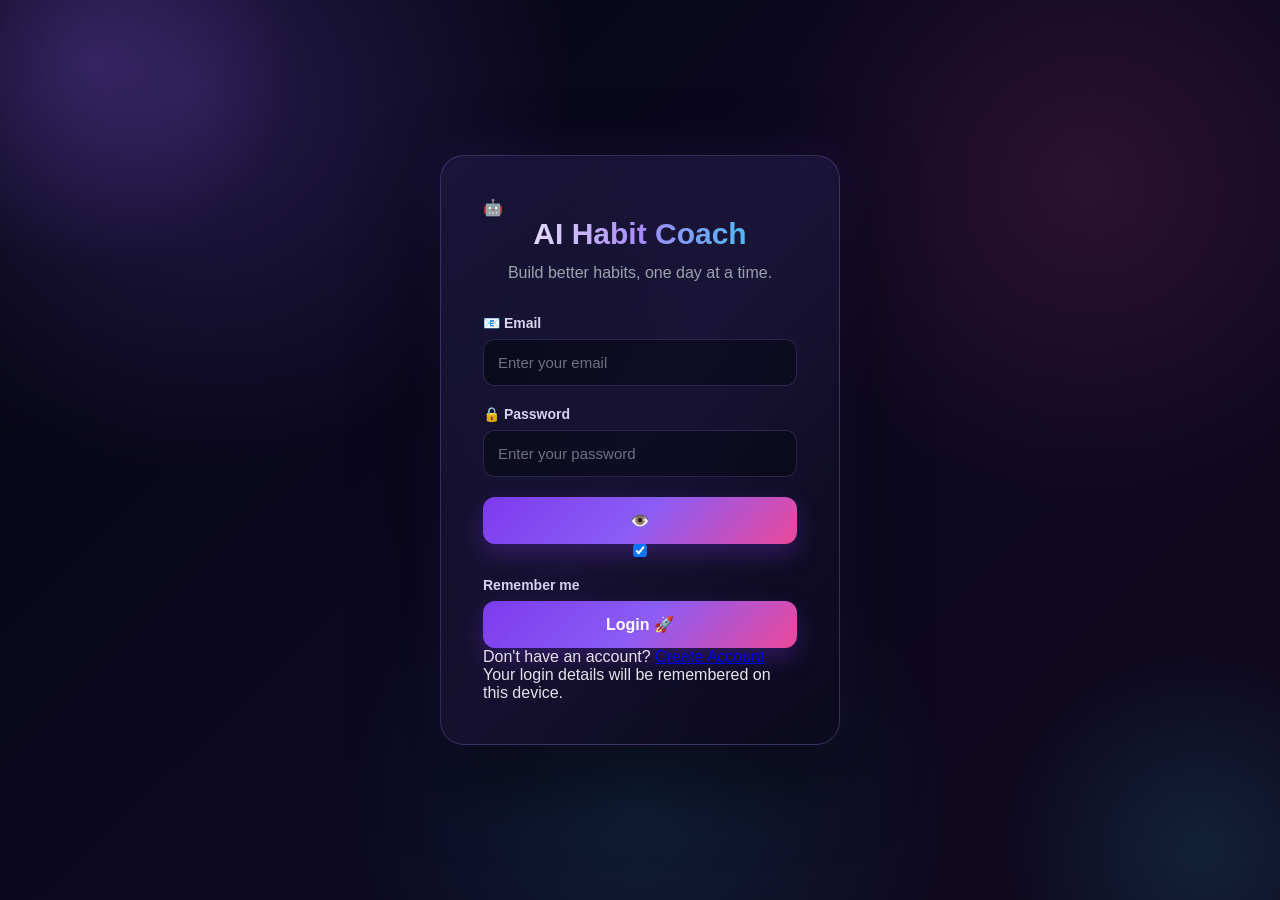
<file: AI-HABIT-COACH--main/index.html>
<!DOCTYPE html>
<html lang="en">

<head>

    <meta charset="UTF-8">

    <meta
        name="viewport"
        content="width=device-width, initial-scale=1.0">

    <title>AI Habit Coach - Login</title>

    <link
        rel="stylesheet"
        href="style.css">

</head>


<body>

    <div class="login-container">

        <div class="login-box">

            <!-- LOGO -->

            <div class="login-logo">
                🤖
            </div>


            <h1>
                AI Habit Coach
            </h1>


            <p class="subtitle">
                Build better habits, one day at a time.
            </p>


            <!-- ==========================
                 LOGIN FORM
                 ========================== -->

            <form
                id="loginForm"
                autocomplete="on"
            >

                <!-- EMAIL -->

                <div class="login-field">

                    <label for="loginEmail">
                        📧 Email
                    </label>

                    <input
                        type="email"
                        id="loginEmail"
                        name="email"
                        placeholder="Enter your email"
                        autocomplete="username"
                        required
                    >

                </div>


                <!-- PASSWORD -->

                <div class="login-field">

                    <label for="loginPassword">
                        🔒 Password
                    </label>


                    <div class="password-wrapper">

                        <input
                            type="password"
                            id="loginPassword"
                            name="password"
                            placeholder="Enter your password"
                            autocomplete="current-password"
                            required
                        >


                        <button
                            type="button"
                            class="show-password"
                            onclick="togglePassword()"
                            aria-label="Show password"
                        >
                            👁️
                        </button>

                    </div>

                </div>


                <!-- REMEMBER ME -->

                <div class="remember-row">

                    <label class="remember-label">

                        <input
                            type="checkbox"
                            id="rememberMe"
                            checked
                        >

                        <span>
                            Remember me
                        </span>

                    </label>

                </div>


                <!-- LOGIN BUTTON -->

                <button
                    type="submit"
                    class="login-btn"
                >

                    Login 🚀

                </button>


            </form>


            <!-- REGISTER -->

            <p class="auth-footer">

                Don't have an account?

                <a href="register.html">
                    Create Account
                </a>

            </p>


            <p class="login-note">
                Your login details will be remembered on this device.
            </p>


        </div>

    </div>


    <!-- ==================================================
         LOGIN JAVASCRIPT
         ================================================== -->

    <script>

        // ==================================================
        // FASTAPI BACKEND
        // ==================================================

        const API_URL =
            "https://ai-habit-coach-backend.onrender.com";


        // ==================================================
        // AUTO-FILL SAVED EMAIL
        // ==================================================

        document.addEventListener(
            "DOMContentLoaded",
            function () {

                const savedEmail =
                    localStorage.getItem(
                        "savedEmail"
                    );


                const emailInput =
                    document.getElementById(
                        "loginEmail"
                    );


                if (
                    savedEmail &&
                    emailInput
                ) {

                    emailInput.value =
                        savedEmail;

                }

            }
        );


        // ==================================================
        // LOGIN FORM
        // ==================================================

        const loginForm =
            document.getElementById(
                "loginForm"
            );


        if (loginForm) {

            loginForm.addEventListener(
                "submit",
                async function (e) {

                    e.preventDefault();


                    // ==================================================
                    // GET INPUT VALUES
                    // ==================================================

                    const emailInput =
                        document.getElementById(
                            "loginEmail"
                        );


                    const passwordInput =
                        document.getElementById(
                            "loginPassword"
                        );


                    const rememberMeInput =
                        document.getElementById(
                            "rememberMe"
                        );


                    const email =
                        emailInput
                            ? emailInput.value.trim()
                            : "";


                    const password =
                        passwordInput
                            ? passwordInput.value
                            : "";


                    const rememberMe =
                        rememberMeInput
                            ? rememberMeInput.checked
                            : false;


                    // ==================================================
                    // VALIDATION
                    // ==================================================

                    if (
                        email === "" ||
                        password === ""
                    ) {

                        alert(
                            "Please enter email and password."
                        );

                        return;

                    }


                    // ==================================================
                    // LOGIN BUTTON
                    // ==================================================

                    const loginButton =
                        loginForm.querySelector(
                            'button[type="submit"]'
                        );


                    if (loginButton) {

                        loginButton.disabled =
                            true;

                        loginButton.textContent =
                            "Logging in...";

                    }


                    try {

                        // ==================================================
                        // API REQUEST
                        // ==================================================

                        console.log(
                            "Login API:",
                            API_URL + "/login"
                        );


                        const response =
                            await fetch(
                                API_URL + "/login",
                                {
                                    method: "POST",

                                    headers: {
                                        "Content-Type":
                                            "application/json"
                                    },

                                    body:
                                        JSON.stringify({
                                            email: email,
                                            password: password
                                        })
                                }
                            );


                        // ==================================================
                        // READ RESPONSE
                        // ==================================================

                        const data =
                            await response.json();


                        console.log(
                            "Login response:",
                            data
                        );


                        // ==================================================
                        // LOGIN ERROR
                        // ==================================================

                        if (!response.ok) {

                            alert(
                                data.detail ||
                                data.message ||
                                "Invalid email or password."
                            );

                            return;

                        }


                        // ==================================================
                        // GET USER
                        //
                        // FastAPI response:
                        //
                        // {
                        //   success: true,
                        //   message: "Login successful",
                        //   user: {
                        //       id: 2,
                        //       name: "...",
                        //       email: "..."
                        //   }
                        // }
                        //
                        // ==================================================

                        const backendUser =
                            data.user || data;


                        const userId =
                            backendUser.id ||
                            backendUser.user_id;


                        // ==================================================
                        // USER ID CHECK
                        // ==================================================

                        if (
                            userId === undefined ||
                            userId === null ||
                            userId === ""
                        ) {

                            console.error(
                                "No user ID returned:",
                                data
                            );


                            alert(
                                "Login succeeded, but user ID was not returned by the backend."
                            );


                            return;

                        }


                        // ==================================================
                        // USER DETAILS
                        // ==================================================

                        const userName =
                            backendUser.name || "";


                        const userEmail =
                            backendUser.email ||
                            email;


                        // ==================================================
                        // CREATE COMPLETE USER OBJECT
                        // ==================================================

                        const user = {

                            id:
                                Number(userId),

                            name:
                                userName,

                            email:
                                userEmail

                        };


                        console.log(
                            "Logged in user:",
                            user
                        );


                        // ==================================================
                        // SAVE COMPLETE USER
                        // ==================================================

                        localStorage.setItem(
                            "backendUser",
                            JSON.stringify(user)
                        );


                        // ==================================================
                        // SAVE USER ID
                        // ==================================================

                        localStorage.setItem(
                            "user_id",
                            String(user.id)
                        );


                        localStorage.setItem(
                            "userId",
                            String(user.id)
                        );


                        // ==================================================
                        // SAVE USER NAME
                        // ==================================================

                        localStorage.setItem(
                            "userName",
                            user.name
                        );


                        // ==================================================
                        // SAVE USER EMAIL
                        // ==================================================

                        localStorage.setItem(
                            "userEmail",
                            user.email
                        );


                        localStorage.setItem(
                            "loginEmail",
                            user.email
                        );


                        // ==================================================
                        // LOGIN STATUS
                        // ==================================================

                        localStorage.setItem(
                            "loggedIn",
                            "true"
                        );


                        // ==================================================
                        // SAVE EMAIL IF REMEMBER ME
                        // ==================================================

                        if (rememberMe) {

                            localStorage.setItem(
                                "savedEmail",
                                email
                            );

                        } else {

                            localStorage.removeItem(
                                "savedEmail"
                            );

                        }


                        // ==================================================
                        // SUCCESS
                        // ==================================================

                        console.log(
                            "User ID saved:",
                            user.id
                        );


                        alert(
                            "Login successful!"
                        );


                        // ==================================================
                        // GO TO DASHBOARD
                        // ==================================================

                        window.location.href =
                            "dashboard.html";

                    }


                    catch (error) {

                        console.error(
                            "Login error:",
                            error
                        );


                        alert(
                            "Cannot connect to FastAPI backend."
                        );

                    }


                    finally {

                        if (loginButton) {

                            loginButton.disabled =
                                false;

                            loginButton.textContent =
                                "Login 🚀";

                        }

                    }

                }
            );

        }


        // ==================================================
        // SHOW / HIDE PASSWORD
        // ==================================================

        function togglePassword() {

            const passwordInput =
                document.getElementById(
                    "loginPassword"
                );


            const button =
                document.querySelector(
                    ".show-password"
                );


            if (
                !passwordInput ||
                !button
            ) {

                return;

            }


            if (
                passwordInput.type ===
                "password"
            ) {

                passwordInput.type =
                    "text";

                button.textContent =
                    "🙈";

            }

            else {

                passwordInput.type =
                    "password";

                button.textContent =
                    "👁️";

            }

        }

    </script>


    <!-- ==================================================
         MAIN SCRIPT
         ================================================== -->

    <script src="script.js"></script>


</body>

</html>
</file>
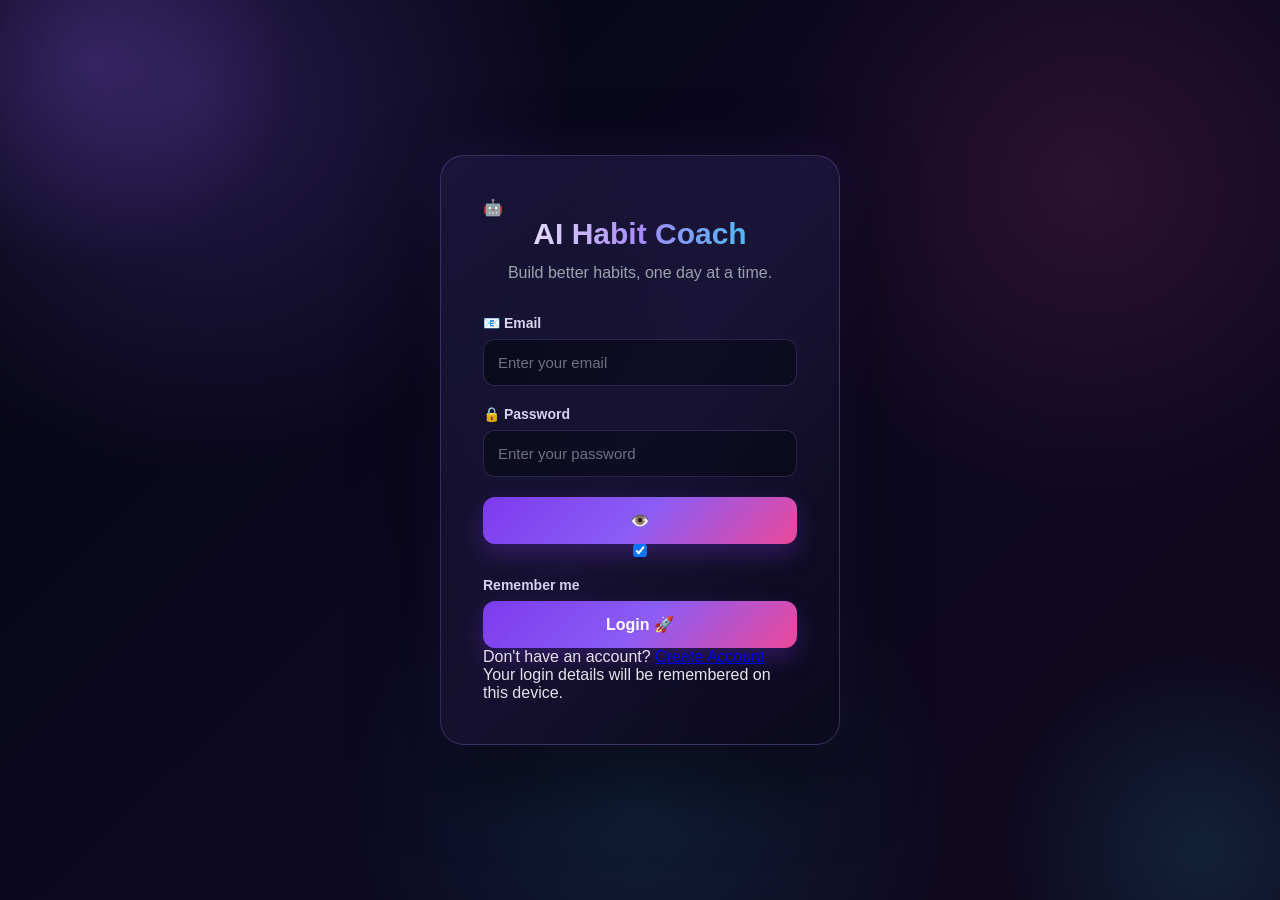
<file: AI-HABIT-COACH--main/Frontend/index.html>
<!DOCTYPE html>
<html lang="en">

<head>

    <meta charset="UTF-8">

    <meta
        name="viewport"
        content="width=device-width, initial-scale=1.0">

    <title>AI Habit Coach - Login</title>

    <link
        rel="stylesheet"
        href="style.css">

</head>


<body>

    <div class="login-container">

        <div class="login-box">

            <!-- LOGO -->

            <div class="login-logo">
                🤖
            </div>


            <h1>
                AI Habit Coach
            </h1>


            <p class="subtitle">
                Build better habits, one day at a time.
            </p>


            <!-- ==========================
                 LOGIN FORM
                 ========================== -->

            <form
                id="loginForm"
                autocomplete="on"
            >


                <!-- EMAIL -->

                <div class="login-field">

                    <label for="loginEmail">
                        📧 Email
                    </label>

                    <input
                        type="email"
                        id="loginEmail"
                        name="email"
                        placeholder="Enter your email"
                        autocomplete="username"
                        required
                    >

                </div>


                <!-- PASSWORD -->

                <div class="login-field">

                    <label for="loginPassword">
                        🔒 Password
                    </label>


                    <div class="password-wrapper">

                        <input
                            type="password"
                            id="loginPassword"
                            name="password"
                            placeholder="Enter your password"
                            autocomplete="current-password"
                            required
                        >


                        <button
                            type="button"
                            class="show-password"
                            onclick="togglePassword()"
                            aria-label="Show password"
                        >
                            👁️
                        </button>

                    </div>

                </div>


                <!-- REMEMBER ME -->

                <div class="remember-row">

                    <label class="remember-label">

                        <input
                            type="checkbox"
                            id="rememberMe"
                            checked
                        >

                        <span>
                            Remember me
                        </span>

                    </label>

                </div>


                <!-- LOGIN BUTTON -->

                <button
                    type="submit"
                    class="login-btn"
                >

                    Login 🚀

                </button>


            </form>


            <!-- REGISTER -->

            <p class="auth-footer">

                Don't have an account?

                <a href="register.html">
                    Create Account
                </a>

            </p>


            <p class="login-note">
                Your login details will be remembered on this device.
            </p>


        </div>

    </div>


    <!-- ==========================
         JAVASCRIPT
         ========================== -->

    <script>


        /* ==========================================
           LOCAL FASTAPI BACKEND
           ========================================== */

        const API_URL =
     "https://ai-habit-coach-backend.onrender.com";
            


        /* ==========================================
           AUTO-FILL SAVED EMAIL
           ========================================== */

        document.addEventListener(
            "DOMContentLoaded",
            function () {

                const savedEmail =
                    localStorage.getItem(
                        "savedEmail"
                    );


                const emailInput =
                    document.getElementById(
                        "loginEmail"
                    );


                if (
                    savedEmail &&
                    emailInput
                ) {

                    emailInput.value =
                        savedEmail;

                }

            }
        );


        /* ==========================================
           LOGIN
           ========================================== */

        const loginForm =
            document.getElementById(
                "loginForm"
            );


        if (loginForm) {

            loginForm.addEventListener(
                "submit",
                async function (e) {

                    e.preventDefault();


                    /* ==========================
                       GET INPUT VALUES
                       ========================== */

                    const emailInput =
                        document.getElementById(
                            "loginEmail"
                        );


                    const passwordInput =
                        document.getElementById(
                            "loginPassword"
                        );


                    const rememberMeInput =
                        document.getElementById(
                            "rememberMe"
                        );


                    const email =
                        emailInput
                            ? emailInput.value.trim()
                            : "";


                    const password =
                        passwordInput
                            ? passwordInput.value
                            : "";


                    const rememberMe =
                        rememberMeInput
                            ? rememberMeInput.checked
                            : false;


                    /* ==========================
                       VALIDATION
                       ========================== */

                    if (
                        email === "" ||
                        password === ""
                    ) {

                        alert(
                            "Please enter email and password."
                        );

                        return;

                    }


                    /* ==========================
                       BUTTON
                       ========================== */

                    const loginButton =
                        loginForm.querySelector(
                            'button[type="submit"]'
                        );


                    if (loginButton) {

                        loginButton.disabled =
                            true;

                        loginButton.textContent =
                            "Logging in...";

                    }


                    try {


                        /* ==========================
                           API REQUEST
                           ========================== */

                        console.log(
                            "Login API:",
                            API_URL + "/login"
                        );


                        const response =
                            await fetch(
                                API_URL + "/login",
                                {
                                    method: "POST",

                                    headers: {
                                        "Content-Type":
                                            "application/json"
                                    },

                                    body:
                                        JSON.stringify({
                                            email: email,
                                            password: password
                                        })
                                }
                            );


                        /* ==========================
                           READ RESPONSE
                           ========================== */

                        const data =
                            await response.json();


                        console.log(
                            "Login response:",
                            data
                        );


                        /* ==========================
                           LOGIN ERROR
                           ========================== */

                        if (!response.ok) {

                            alert(
                                data.detail ||
                                data.message ||
                                "Invalid email or password."
                            );

                            return;

                        }


                        /* ==========================
                           USER ID
                           ========================== */

                        const userId =
                            data.user_id !== undefined
                                ? data.user_id
                                : data.id;


                        if (
                            userId === undefined ||
                            userId === null
                        ) {

                            console.error(
                                "No user ID returned:",
                                data
                            );


                            alert(
                                "Login succeeded, but user ID was not returned by the backend."
                            );


                            return;

                        }


                        /* ==========================
                           SAVE USER SESSION
                           ========================== */

                        localStorage.setItem(
                            "userId",
                            String(userId)
                        );


                        localStorage.setItem(
                            "userName",
                            data.name || ""
                        );


                        localStorage.setItem(
                            "loginEmail",
                            data.email || email
                        );


                        localStorage.setItem(
                            "loggedIn",
                            "true"
                        );


                        /* ==========================
                           SAVE EMAIL
                           ========================== */

                        if (rememberMe) {

                            localStorage.setItem(
                                "savedEmail",
                                email
                            );

                        } else {

                            localStorage.removeItem(
                                "savedEmail"
                            );

                        }


                        /* ==========================
                           SUCCESS
                           ========================== */

                        alert(
                            "Login successful!"
                        );


                        window.location.href =
                            "dashboard.html";

                    }


                    catch (error) {

                        console.error(
                            "Login error:",
                            error
                        );


                        alert(
                            "Cannot connect to FastAPI backend. Please make sure the backend is running on port 8000."
                        );

                    }


                    finally {

                        if (loginButton) {

                            loginButton.disabled =
                                false;

                            loginButton.textContent =
                                "Login 🚀";

                        }

                    }

                }
            );

        }


        /* ==========================================
           SHOW / HIDE PASSWORD
           ========================================== */

        function togglePassword() {

            const passwordInput =
                document.getElementById(
                    "loginPassword"
                );


            const button =
                document.querySelector(
                    ".show-password"
                );


            if (
                !passwordInput ||
                !button
            ) {

                return;

            }


            if (
                passwordInput.type ===
                "password"
            ) {

                passwordInput.type =
                    "text";

                button.textContent =
                    "🙈";

            }

            else {

                passwordInput.type =
                    "password";

                button.textContent =
                    "👁️";

            }

        }

    </script>


</body>

</html>
</file>
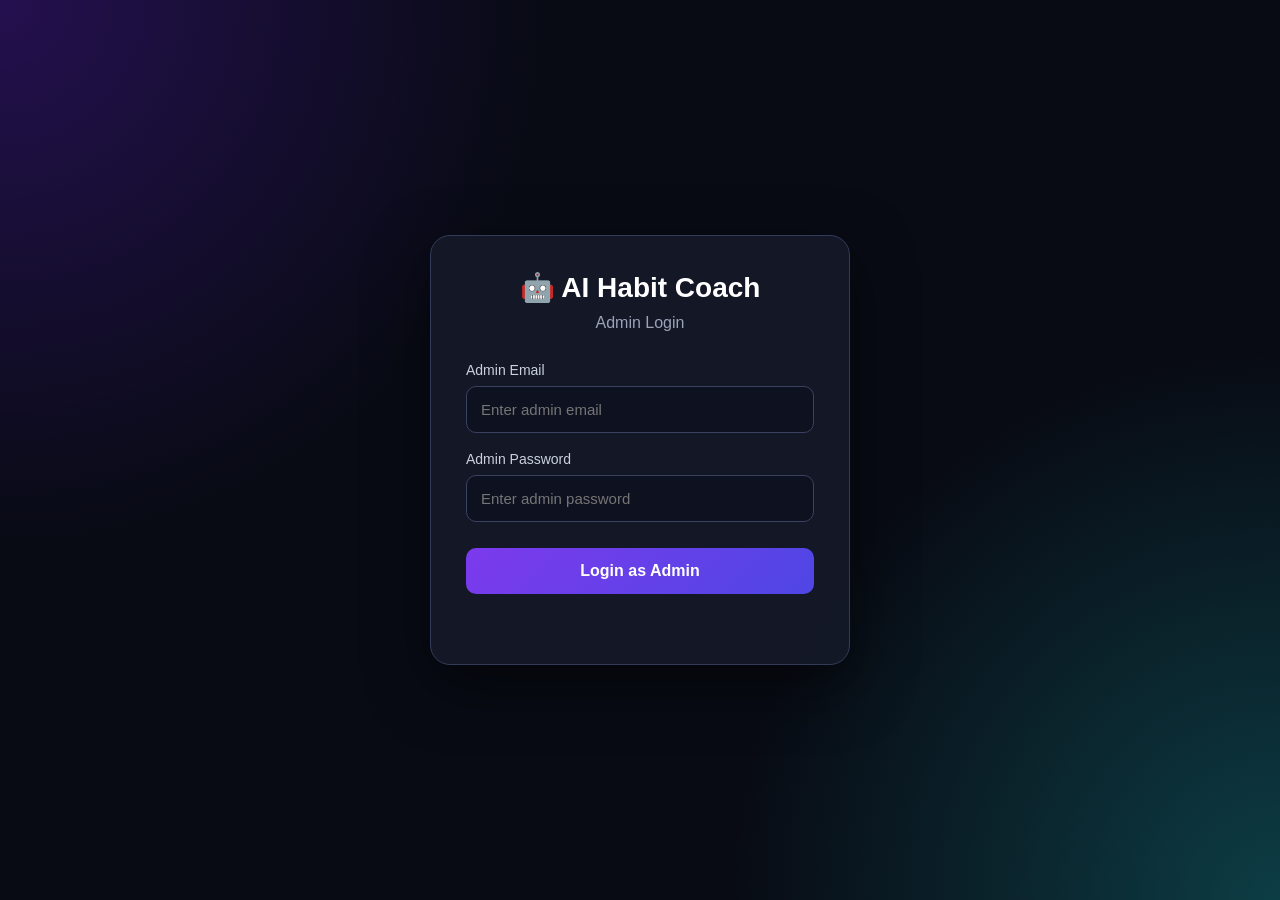
<file: AI-HABIT-COACH--main/admin.html>
<!DOCTYPE html>
<html lang="en">
<head>
<meta charset="UTF-8">
<meta name="viewport" content="width=device-width, initial-scale=1.0">

<title>AI Habit Coach - Admin Dashboard</title>

<link rel="icon" href="data:,">

<style>

* {
    margin: 0;
    padding: 0;
    box-sizing: border-box;
}

body {
    font-family: Arial, Helvetica, sans-serif;
    background: #080b14;
    color: #ffffff;
    min-height: 100vh;
}

/* =========================
   LOGIN PAGE
========================= */

.login-page {
    min-height: 100vh;
    display: flex;
    align-items: center;
    justify-content: center;
    padding: 20px;
    background:
        radial-gradient(circle at top left, #24104f 0%, transparent 35%),
        radial-gradient(circle at bottom right, #0d3d45 0%, transparent 35%),
        #080b14;
}

.login-box {
    width: 100%;
    max-width: 420px;
    background: rgba(20, 24, 39, 0.96);
    border: 1px solid #343b5a;
    border-radius: 20px;
    padding: 35px;
    box-shadow: 0 20px 60px rgba(0,0,0,0.5);
}

.login-box h1 {
    text-align: center;
    font-size: 28px;
    margin-bottom: 10px;
}

.login-box p {
    text-align: center;
    color: #9ca3b8;
    margin-bottom: 30px;
}

.input-group {
    margin-bottom: 18px;
}

.input-group label {
    display: block;
    margin-bottom: 8px;
    color: #cbd0e0;
    font-size: 14px;
}

.input-group input {
    width: 100%;
    padding: 14px;
    border-radius: 10px;
    border: 1px solid #3b4260;
    background: #0e1220;
    color: white;
    outline: none;
    font-size: 15px;
}

.input-group input:focus {
    border-color: #8b5cf6;
}

.login-btn {
    width: 100%;
    padding: 14px;
    border: none;
    border-radius: 10px;
    background: linear-gradient(135deg, #7c3aed, #4f46e5);
    color: white;
    font-size: 16px;
    font-weight: bold;
    cursor: pointer;
    margin-top: 8px;
}

.login-btn:hover {
    opacity: 0.9;
}

.login-message {
    margin-top: 15px;
    text-align: center;
    font-size: 14px;
    min-height: 20px;
}

/* =========================
   ADMIN APP
========================= */

.admin-app {
    display: none;
    min-height: 100vh;
}

/* =========================
   SIDEBAR
========================= */

.sidebar {
    position: fixed;
    left: 0;
    top: 0;
    bottom: 0;
    width: 245px;
    background: #0d111d;
    border-right: 1px solid #252b40;
    padding: 25px 15px;
    z-index: 100;
}

.logo {
    text-align: center;
    margin-bottom: 35px;
}

.logo h2 {
    font-size: 21px;
}

.logo span {
    color: #8b5cf6;
}

.nav-item {
    padding: 14px 16px;
    margin-bottom: 8px;
    border-radius: 10px;
    color: #aeb5c9;
    cursor: pointer;
    transition: 0.2s;
    font-size: 14px;
}

.nav-item:hover {
    background: #171c2d;
    color: white;
}

.nav-item.active {
    background: linear-gradient(135deg, #6d28d9, #4338ca);
    color: white;
}

.nav-item.logout {
    margin-top: 25px;
    color: #f87171;
}

.nav-item.logout:hover {
    background: rgba(239,68,68,0.12);
}

/* =========================
   MAIN
========================= */

.main-content {
    margin-left: 245px;
    padding: 30px;
    min-height: 100vh;
}

.section {
    display: none;
}

.section.active {
    display: block;
}

.page-title {
    font-size: 28px;
    margin-bottom: 7px;
}

.page-subtitle {
    color: #8f97ad;
    margin-bottom: 28px;
}

/* =========================
   STAT CARDS
========================= */

.stats-grid {
    display: grid;
    grid-template-columns: repeat(4, 1fr);
    gap: 18px;
    margin-bottom: 28px;
}

.stat-card {
    background: #111625;
    border: 1px solid #272e45;
    border-radius: 16px;
    padding: 22px;
}

.stat-icon {
    font-size: 25px;
    margin-bottom: 12px;
}

.stat-card h3 {
    font-size: 28px;
    margin-bottom: 5px;
}

.stat-card p {
    color: #8e96aa;
    font-size: 13px;
}

/* =========================
   CARDS
========================= */

.card {
    background: #111625;
    border: 1px solid #272e45;
    border-radius: 16px;
    padding: 22px;
    margin-bottom: 20px;
}

.card-title {
    font-size: 18px;
    margin-bottom: 18px;
}

/* =========================
   DASHBOARD
========================= */

.dashboard-grid {
    display: grid;
    grid-template-columns: 1fr 1fr;
    gap: 20px;
}

.info-box {
    padding: 20px;
    background: #0c101c;
    border-radius: 12px;
    border: 1px solid #252c42;
}

.info-box h3 {
    margin-bottom: 10px;
}

.info-box p {
    color: #949cb1;
    line-height: 1.6;
}

/* =========================
   USER ANALYSIS
========================= */

.search-box {
    width: 100%;
    padding: 14px 16px;
    background: #0d1220;
    border: 1px solid #323951;
    border-radius: 10px;
    color: white;
    outline: none;
    margin-bottom: 20px;
}

.search-box:focus {
    border-color: #8b5cf6;
}

.users-grid {
    display: grid;
    grid-template-columns: repeat(2, 1fr);
    gap: 18px;
}

.user-card {
    background: #111625;
    border: 1px solid #292f47;
    border-radius: 16px;
    padding: 20px;
}

.user-header {
    display: flex;
    align-items: center;
    gap: 14px;
    margin-bottom: 18px;
}

.user-avatar {
    width: 50px;
    height: 50px;
    border-radius: 50%;
    background: linear-gradient(135deg, #7c3aed, #2563eb);
    display: flex;
    align-items: center;
    justify-content: center;
    font-size: 20px;
    font-weight: bold;
}

.user-name {
    font-size: 18px;
    font-weight: bold;
}

.user-email {
    color: #8991a6;
    font-size: 13px;
    margin-top: 4px;
}

.user-stats {
    display: grid;
    grid-template-columns: repeat(3, 1fr);
    gap: 8px;
    margin-bottom: 16px;
}

.user-stat {
    background: #0b101c;
    padding: 12px 6px;
    border-radius: 9px;
    text-align: center;
}

.user-stat strong {
    display: block;
    font-size: 18px;
}

.user-stat span {
    color: #838ba0;
    font-size: 11px;
}

.progress-wrapper {
    margin-top: 10px;
}

.progress-label {
    display: flex;
    justify-content: space-between;
    margin-bottom: 7px;
    font-size: 12px;
    color: #9ba2b5;
}

.progress-bar {
    height: 8px;
    background: #252b3d;
    border-radius: 20px;
    overflow: hidden;
}

.progress-fill {
    height: 100%;
    background: linear-gradient(90deg, #7c3aed, #22c55e);
    border-radius: 20px;
    transition: width 0.4s ease;
}

.habit-list {
    margin-top: 15px;
}

.habit-item {
    display: flex;
    justify-content: space-between;
    align-items: center;
    padding: 10px 0;
    border-bottom: 1px solid #242a3c;
}

.habit-item:last-child {
    border-bottom: none;
}

.habit-name {
    color: white;
    font-size: 13px;
}

.habit-category {
    color: #a78bfa;
    font-size: 11px;
    margin-top: 3px;
}

.status {
    font-size: 11px;
    padding: 5px 9px;
    border-radius: 20px;
}

.status.completed {
    background: rgba(34,197,94,0.15);
    color: #4ade80;
}

.status.pending {
    background: rgba(234,179,8,0.15);
    color: #facc15;
}

/* =========================
   AI INSIGHTS
========================= */

.insights-grid {
    display: grid;
    grid-template-columns: repeat(3, 1fr);
    gap: 18px;
    margin-bottom: 25px;
}

.insight-card {
    background: #111625;
    border: 1px solid #292f47;
    border-radius: 16px;
    padding: 22px;
}

.insight-icon {
    font-size: 28px;
    margin-bottom: 15px;
}

.insight-card h3 {
    color: #8f97ac;
    font-size: 13px;
    font-weight: normal;
    margin-bottom: 8px;
}

.insight-value {
    font-size: 22px;
    font-weight: bold;
}

.insight-description {
    color: #858da2;
    font-size: 12px;
    margin-top: 8px;
    line-height: 1.5;
}

.recommendation {
    background: linear-gradient(
        135deg,
        rgba(124,58,237,0.14),
        rgba(37,99,235,0.08)
    );
    border: 1px solid #49377d;
    border-radius: 16px;
    padding: 25px;
}

.recommendation h2 {
    margin-bottom: 10px;
}

.recommendation p {
    color: #a7aec0;
    line-height: 1.7;
}

/* =========================
   EMPTY / LOADING
========================= */

.loading {
    text-align: center;
    padding: 40px;
    color: #929aaf;
}

.empty {
    text-align: center;
    padding: 40px;
    color: #8e96aa;
}

/* =========================
   TOAST
========================= */

.toast {
    position: fixed;
    right: 25px;
    bottom: 25px;
    padding: 14px 18px;
    background: #171d2c;
    border: 1px solid #343c56;
    border-radius: 10px;
    display: none;
    z-index: 9999;
    box-shadow: 0 10px 30px rgba(0,0,0,0.4);
}

.toast.success {
    border-color: #22c55e;
}

.toast.error {
    border-color: #ef4444;
}

/* =========================
   MOBILE
========================= */

@media (max-width: 1000px) {

    .stats-grid {
        grid-template-columns: repeat(2, 1fr);
    }

    .insights-grid {
        grid-template-columns: 1fr 1fr;
    }

    .users-grid {
        grid-template-columns: 1fr;
    }

}

@media (max-width: 750px) {

    .sidebar {
        position: relative;
        width: 100%;
        height: auto;
        border-right: none;
        border-bottom: 1px solid #252b40;
    }

    .main-content {
        margin-left: 0;
        padding: 20px;
    }

    .logo {
        margin-bottom: 18px;
    }

    .stats-grid {
        grid-template-columns: 1fr 1fr;
    }

    .dashboard-grid {
        grid-template-columns: 1fr;
    }

    .insights-grid {
        grid-template-columns: 1fr;
    }

}

@media (max-width: 480px) {

    .stats-grid {
        grid-template-columns: 1fr;
    }

    .user-stats {
        grid-template-columns: repeat(3, 1fr);
    }

    .page-title {
        font-size: 23px;
    }

    .login-box {
        padding: 25px;
    }

}

</style>
</head>

<body>

<!-- =====================================================
     ADMIN LOGIN
===================================================== -->

<div id="loginPage" class="login-page">

    <div class="login-box">

        <h1>🤖 AI Habit Coach</h1>

        <p>Admin Login</p>

        <form id="adminLoginForm">

            <div class="input-group">

                <label for="adminEmail">
                    Admin Email
                </label>

                <input
                    type="email"
                    id="adminEmail"
                    placeholder="Enter admin email"
                    required
                >

            </div>

            <div class="input-group">

                <label for="adminPassword">
                    Admin Password
                </label>

                <input
                    type="password"
                    id="adminPassword"
                    placeholder="Enter admin password"
                    required
                >

            </div>

            <button
                type="submit"
                class="login-btn"
                id="loginButton"
            >
                Login as Admin
            </button>

            <div
                id="loginMessage"
                class="login-message"
            ></div>

        </form>

    </div>

</div>


<!-- =====================================================
     ADMIN APP
===================================================== -->

<div id="adminApp" class="admin-app">

    <!-- SIDEBAR -->

    <aside class="sidebar">

        <div class="logo">

            <h2>
                🤖 <span>AI Habit</span> Coach
            </h2>

        </div>


        <div
            class="nav-item active"
            data-target="dashboardSection"
        >
            📊 Admin Dashboard
        </div>


        <div
            class="nav-item"
            data-target="analysisSection"
        >
            📋 User Habit Analysis
        </div>


        <div
            class="nav-item"
            data-target="aiSection"
        >
            🤖 AI Insights
        </div>


        <div
            class="nav-item logout"
            id="logoutButton"
        >
            🚪 Logout
        </div>

    </aside>


    <!-- MAIN CONTENT -->

    <main class="main-content">


        <!-- =================================================
             ADMIN DASHBOARD
        ================================================== -->

        <section
            id="dashboardSection"
            class="section active"
        >

            <h1 class="page-title">
                Admin Dashboard
            </h1>

            <p class="page-subtitle">
                Overview of AI Habit Coach users and activities
            </p>


            <div class="stats-grid">

                <div class="stat-card">

                    <div class="stat-icon">
                        👥
                    </div>

                    <h3 id="totalUsers">
                        0
                    </h3>

                    <p>
                        Total Users
                    </p>

                </div>


                <div class="stat-card">

                    <div class="stat-icon">
                        📋
                    </div>

                    <h3 id="totalHabits">
                        0
                    </h3>

                    <p>
                        Total Habits
                    </p>

                </div>


                <div class="stat-card">

                    <div class="stat-icon">
                        ✅
                    </div>

                    <h3 id="completedHabits">
                        0
                    </h3>

                    <p>
                        Completed Habits
                    </p>

                </div>


                <div class="stat-card">

                    <div class="stat-icon">
                        ⏳
                    </div>

                    <h3 id="pendingHabits">
                        0
                    </h3>

                    <p>
                        Pending Habits
                    </p>

                </div>

            </div>


            <div class="dashboard-grid">

                <div class="card">

                    <div class="card-title">
                        📈 Habit Completion
                    </div>

                    <div class="info-box">

                        <h3 id="dashboardCompletion">
                            0%
                        </h3>

                        <p>
                            Overall habit completion rate
                            across all registered users.
                        </p>

                    </div>

                </div>


                <div class="card">

                    <div class="card-title">
                        🧠 System Status
                    </div>

                    <div class="info-box">

                        <h3>
                            🟢 Admin Connected
                        </h3>

                        <p>
                            Admin authentication is active.
                            User information is available only
                            after successful admin authentication.
                        </p>

                    </div>

                </div>

            </div>


            <div class="card">

                <div class="card-title">
                    📊 Quick Summary
                </div>

                <div class="dashboard-grid">

                    <div class="info-box">

                        <h3>
                            User Activity
                        </h3>

                        <p id="userSummary">
                            Loading user activity...
                        </p>

                    </div>


                    <div class="info-box">

                        <h3>
                            Habit Status
                        </h3>

                        <p id="habitSummary">
                            Loading habit statistics...
                        </p>

                    </div>

                </div>

            </div>

        </section>


        <!-- =================================================
             USER HABIT ANALYSIS
        ================================================== -->

        <section
            id="analysisSection"
            class="section"
        >

            <h1 class="page-title">
                User Habit Analysis
            </h1>

            <p class="page-subtitle">
                View user-wise habit activity and completion
            </p>


            <input
                type="text"
                id="userSearch"
                class="search-box"
                placeholder="🔍 Search user by name or email..."
            >


            <div
                id="usersContainer"
                class="users-grid"
            >

                <div class="loading">
                    Loading user data...
                </div>

            </div>

        </section>


        <!-- =================================================
             AI INSIGHTS
        ================================================== -->

        <section
            id="aiSection"
            class="section"
        >

            <h1 class="page-title">
                AI Insights
            </h1>

            <p class="page-subtitle">
                Intelligent insights generated from habit activity
            </p>


            <div class="insights-grid">


                <div class="insight-card">

                    <div class="insight-icon">
                        📈
                    </div>

                    <h3>
                        Overall Completion Rate
                    </h3>

                    <div
                        class="insight-value"
                        id="aiCompletionRate"
                    >
                        0%
                    </div>

                    <div class="insight-description">
                        Overall completion percentage
                        of all user habits.
                    </div>

                </div>


                <div class="insight-card">

                    <div class="insight-icon">
                        🏆
                    </div>

                    <h3>
                        Popular Category
                    </h3>

                    <div
                        class="insight-value"
                        id="popularCategory"
                    >
                        -
                    </div>

                    <div class="insight-description">
                        Most frequently used habit category.
                    </div>

                </div>


                <div class="insight-card">

                    <div class="insight-icon">
                        ⭐
                    </div>

                    <h3>
                        Most Active User
                    </h3>

                    <div
                        class="insight-value"
                        id="activeUser"
                    >
                        -
                    </div>

                    <div class="insight-description">
                        User with the highest number of habits.
                    </div>

                </div>

            </div>


            <div class="recommendation">

                <h2>
                    🤖 AI Habit Recommendation
                </h2>

                <p id="aiRecommendation">
                    Analyzing user habit activity...
                </p>

            </div>

        </section>

    </main>

</div>


<!-- TOAST -->

<div
    id="toast"
    class="toast"
></div>


<script>

/* =====================================================
   API
===================================================== */

const API_BASE_URL =
    "https://ai-habit-coach-backend.onrender.com";


/* =====================================================
   GLOBAL DATA
===================================================== */

let allUsers = [];


/* =====================================================
   ELEMENTS
===================================================== */

const loginPage =
    document.getElementById("loginPage");

const adminApp =
    document.getElementById("adminApp");

const loginForm =
    document.getElementById("adminLoginForm");

const loginButton =
    document.getElementById("loginButton");

const loginMessage =
    document.getElementById("loginMessage");

const usersContainer =
    document.getElementById("usersContainer");

const userSearch =
    document.getElementById("userSearch");


/* =====================================================
   TOAST
===================================================== */

function showToast(message, type = "success") {

    const toast =
        document.getElementById("toast");

    toast.textContent = message;

    toast.className =
        "toast " + type;

    toast.style.display = "block";

    setTimeout(() => {

        toast.style.display = "none";

    }, 3000);
}


/* =====================================================
   LOGIN
===================================================== */

loginForm.addEventListener(
    "submit",
    async function(event) {

        event.preventDefault();

        const email =
            document
            .getElementById("adminEmail")
            .value
            .trim();

        const password =
            document
            .getElementById("adminPassword")
            .value;

        loginButton.disabled = true;

        loginButton.textContent =
            "Logging in...";

        loginMessage.textContent = "";

        try {

            const response =
                await fetch(
                    API_BASE_URL + "/admin/login",
                    {
                        method: "POST",

                        headers: {
                            "Content-Type":
                                "application/json"
                        },

                        body: JSON.stringify({
                            email: email,
                            password: password
                        })
                    }
                );


            const data =
                await response.json()
                .catch(() => ({}));


            if (!response.ok) {

                throw new Error(
                    data.detail ||
                    data.message ||
                    "Invalid admin credentials"
                );

            }


            if (!data.token) {

                throw new Error(
                    "Admin token was not received."
                );

            }


            localStorage.setItem(
                "adminToken",
                data.token
            );


            loginMessage.style.color =
                "#4ade80";

            loginMessage.textContent =
                "Admin login successful.";


            showAdminApp();

        }

        catch(error) {

            console.error(
                "Admin login error:",
                error
            );

            loginMessage.style.color =
                "#f87171";

            loginMessage.textContent =
                error.message ||
                "Admin login failed.";

        }

        finally {

            loginButton.disabled = false;

            loginButton.textContent =
                "Login as Admin";

        }

    }
);


/* =====================================================
   SHOW ADMIN APP
===================================================== */

function showAdminApp() {

    const token =
        localStorage.getItem("adminToken");

    if (!token) {

        showLoginPage();

        return;

    }


    loginPage.style.display =
        "none";

    adminApp.style.display =
        "block";


    loadAdminData();

}


/* =====================================================
   SHOW LOGIN
===================================================== */

function showLoginPage() {

    loginPage.style.display =
        "flex";

    adminApp.style.display =
        "none";

}


/* =====================================================
   LOGOUT
===================================================== */

document
    .getElementById("logoutButton")
    .addEventListener(
        "click",
        function() {

            localStorage.removeItem(
                "adminToken"
            );

            allUsers = [];

            showLoginPage();

            document
                .getElementById("adminPassword")
                .value = "";

            loginMessage.textContent = "";

            showToast(
                "Admin logged out successfully."
            );

        }
    );


/* =====================================================
   NAVIGATION
===================================================== */

document
    .querySelectorAll(".nav-item[data-target]")
    .forEach(item => {

        item.addEventListener(
            "click",
            function() {

                const target =
                    this.getAttribute(
                        "data-target"
                    );


                document
                    .querySelectorAll(
                        ".nav-item[data-target]"
                    )
                    .forEach(nav => {

                        nav.classList.remove(
                            "active"
                        );

                    });


                this.classList.add(
                    "active"
                );


                document
                    .querySelectorAll(
                        ".section"
                    )
                    .forEach(section => {

                        section.classList.remove(
                            "active"
                        );

                    });


                const targetSection =
                    document.getElementById(
                        target
                    );


                if (targetSection) {

                    targetSection.classList.add(
                        "active"
                    );

                }

            }
        );

    });


/* =====================================================
   ADMIN API
===================================================== */

async function getAdminUsers() {

    const token =
        localStorage.getItem(
            "adminToken"
        );


    if (!token) {

        throw new Error(
            "Admin session expired."
        );

    }


    const response =
        await fetch(
            API_BASE_URL + "/admin/users",
            {
                method: "GET",

                headers: {
                    "X-Admin-Token": token,
                    "Accept": "application/json"
                },

                cache: "no-store"
            }
        );


    const data =
        await response.json()
        .catch(() => ({}));


    if (response.status === 401 ||
        response.status === 403) {

        localStorage.removeItem(
            "adminToken"
        );

        showLoginPage();

        throw new Error(
            "Admin session expired."
        );

    }


    if (!response.ok) {

        throw new Error(
            data.detail ||
            data.message ||
            "Unable to load admin data."
        );

    }


    return data;

}


/* =====================================================
   NORMALIZE USERS
===================================================== */

function normalizeUsers(data) {

    if (Array.isArray(data)) {

        return data;

    }


    if (
        data &&
        Array.isArray(data.users)
    ) {

        return data.users;

    }


    if (
        data &&
        Array.isArray(data.data)
    ) {

        return data.data;

    }


    return [];

}


/* =====================================================
   USER HABITS
===================================================== */

function getUserHabits(user) {

    if (
        user &&
        Array.isArray(user.habits)
    ) {

        return user.habits;

    }


    if (
        user &&
        Array.isArray(user.habit)
    ) {

        return user.habit;

    }


    if (
        user &&
        Array.isArray(user.activities)
    ) {

        return user.activities;

    }


    return [];

}


/* =====================================================
   HABIT STATUS
===================================================== */

function isCompleted(habit) {

    const status =
        String(
            habit?.status || ""
        )
        .trim()
        .toLowerCase();


    return (
        status === "completed" ||
        status === "complete" ||
        status === "done"
    );

}


/* =====================================================
   LOAD ADMIN DATA
===================================================== */

async function loadAdminData() {

    try {

        const data =
            await getAdminUsers();


        allUsers =
            normalizeUsers(data);


        updateDashboard();

        renderUsers(
            allUsers
        );

        updateAIInsights();


    }

    catch(error) {

        console.error(
            "Admin data error:",
            error
        );


        usersContainer.innerHTML = `
            <div class="empty">
                ❌ ${escapeHtml(
                    error.message ||
                    "Unable to load user data."
                )}
            </div>
        `;

    }

}


/* =====================================================
   DASHBOARD
===================================================== */

function updateDashboard() {

    let totalHabits = 0;

    let completed = 0;

    let pending = 0;


    allUsers.forEach(user => {

        const habits =
            getUserHabits(user);


        totalHabits +=
            habits.length;


        habits.forEach(habit => {

            if (isCompleted(habit)) {

                completed++;

            }

            else {

                pending++;

            }

        });

    });


    const totalUsers =
        allUsers.length;


    const completionRate =
        totalHabits > 0
            ? Math.round(
                (completed /
                totalHabits) * 100
            )
            : 0;


    document
        .getElementById("totalUsers")
        .textContent =
        totalUsers;


    document
        .getElementById("totalHabits")
        .textContent =
        totalHabits;


    document
        .getElementById("completedHabits")
        .textContent =
        completed;


    document
        .getElementById("pendingHabits")
        .textContent =
        pending;


    document
        .getElementById("dashboardCompletion")
        .textContent =
        completionRate + "%";


    document
        .getElementById("userSummary")
        .textContent =
        totalUsers +
        " registered user" +
        (totalUsers === 1 ? "" : "s") +
        " currently available in the admin analysis.";


    document
        .getElementById("habitSummary")
        .textContent =
        totalHabits +
        " total habit" +
        (totalHabits === 1 ? "" : "s") +
        " found: " +
        completed +
        " completed and " +
        pending +
        " pending.";

}


/* =====================================================
   RENDER USERS
===================================================== */

function renderUsers(users) {

    if (!users.length) {

        usersContainer.innerHTML = `
            <div class="empty">
                No registered users found.
            </div>
        `;

        return;

    }


    usersContainer.innerHTML =
        users
        .map(
            (user, index) =>
                createUserCard(
                    user,
                    index
                )
        )
        .join("");

}


/* =====================================================
   USER CARD
===================================================== */

function createUserCard(user, index) {

    const name =
        user?.name ||
        user?.username ||
        "User " + (index + 1);


    const email =
        user?.email ||
        "No email available";


    const habits =
        getUserHabits(user);


    const completed =
        habits.filter(
            habit => isCompleted(habit)
        ).length;


    const pending =
        habits.length -
        completed;


    const completion =
        habits.length > 0
            ? Math.round(
                (completed /
                habits.length) * 100
            )
            : 0;


    const initial =
        name
        .charAt(0)
        .toUpperCase();


    const habitHTML =
        habits.length
            ? habits
                .slice(0, 6)
                .map(habit => {

                    const habitName =
                        habit?.name ||
                        habit?.title ||
                        "Unnamed Habit";


                    const category =
                        habit?.category ||
                        "General";


                    const status =
                        isCompleted(habit)
                            ? "Completed"
                            : "Pending";


                    const statusClass =
                        isCompleted(habit)
                            ? "completed"
                            : "pending";


                    return `
                        <div class="habit-item">

                            <div>

                                <div class="habit-name">
                                    ${escapeHtml(
                                        habitName
                                    )}
                                </div>

                                <div class="habit-category">
                                    ${escapeHtml(
                                        category
                                    )}
                                </div>

                            </div>

                            <span
                                class="status ${statusClass}"
                            >
                                ${status}
                            </span>

                        </div>
                    `;

                })
                .join("")
            : `
                <div class="empty">
                    No habits available.
                </div>
            `;


    return `

        <div
            class="user-card"
            data-user-search="${escapeHtml(
                (name + " " + email)
                .toLowerCase()
            )}"
        >

            <div class="user-header">

                <div class="user-avatar">
                    ${escapeHtml(initial)}
                </div>

                <div>

                    <div class="user-name">
                        ${escapeHtml(name)}
                    </div>

                    <div class="user-email">
                        ${escapeHtml(email)}
                    </div>

                </div>

            </div>


            <div class="user-stats">

                <div class="user-stat">

                    <strong>
                        ${habits.length}
                    </strong>

                    <span>
                        Habits
                    </span>

                </div>


                <div class="user-stat">

                    <strong>
                        ${completed}
                    </strong>

                    <span>
                        Completed
                    </span>

                </div>


                <div class="user-stat">

                    <strong>
                        ${pending}
                    </strong>

                    <span>
                        Pending
                    </span>

                </div>

            </div>


            <div class="progress-wrapper">

                <div class="progress-label">

                    <span>
                        Completion
                    </span>

                    <span>
                        ${completion}%
                    </span>

                </div>

                <div class="progress-bar">

                    <div
                        class="progress-fill"
                        style="width:${completion}%"
                    ></div>

                </div>

            </div>


            <div class="habit-list">

                ${habitHTML}

            </div>

        </div>

    `;

}


/* =====================================================
   USER SEARCH
===================================================== */

userSearch.addEventListener(
    "input",
    function() {

        const search =
            this.value
            .trim()
            .toLowerCase();


        const cards =
            document.querySelectorAll(
                ".user-card"
            );


        cards.forEach(card => {

            const text =
                card
                .getAttribute(
                    "data-user-search"
                ) || "";


            card.style.display =
                text.includes(search)
                    ? "block"
                    : "none";

        });

    }
);


/* =====================================================
   AI INSIGHTS
===================================================== */

function updateAIInsights() {

    let totalHabits = 0;

    let completed = 0;

    const categoryCounts = {};

    let activeUserName = "-";

    let activeUserCount = 0;


    allUsers.forEach(user => {

        const habits =
            getUserHabits(user);


        if (
            habits.length >
            activeUserCount
        ) {

            activeUserCount =
                habits.length;


            activeUserName =
                user?.name ||
                user?.username ||
                "-";

        }


        habits.forEach(habit => {

            totalHabits++;


            if (isCompleted(habit)) {

                completed++;

            }


            const category =
                habit?.category ||
                "General";


            categoryCounts[category] =
                (categoryCounts[category] || 0) + 1;

        });

    });


    const completionRate =
        totalHabits > 0
            ? Math.round(
                (completed /
                totalHabits) * 100
            )
            : 0;


    let popularCategory = "-";

    let highestCategoryCount = 0;


    Object.keys(categoryCounts)
        .forEach(category => {

            if (
                categoryCounts[category] >
                highestCategoryCount
            ) {

                highestCategoryCount =
                    categoryCounts[category];

                popularCategory =
                    category;

            }

        });


    document
        .getElementById("aiCompletionRate")
        .textContent =
        completionRate + "%";


    document
        .getElementById("popularCategory")
        .textContent =
        popularCategory;


    document
        .getElementById("activeUser")
        .textContent =
        activeUserName;


    let recommendation =
        "";


    if (totalHabits === 0) {

        recommendation =
            "No habit data is available yet. Once users create habits, AI Insights will analyze completion patterns and provide useful recommendations.";

    }

    else if (completionRate >= 80) {

        recommendation =
            "Excellent overall performance. Users are maintaining strong habit consistency. Continue encouraging regular routines and small achievable goals.";

    }

    else if (completionRate >= 50) {

        recommendation =
            "The overall habit completion is moderate. Users may benefit from reminders, smaller daily goals, and consistent progress tracking.";

    }

    else {

        recommendation =
            "The overall completion rate is low. Encourage users to create realistic habits, use reminders, and focus on completing one habit consistently before adding more.";

    }


    document
        .getElementById("aiRecommendation")
        .textContent =
        recommendation;

}


/* =====================================================
   ESCAPE HTML
===================================================== */

function escapeHtml(value) {

    return String(value)
        .replaceAll("&", "&amp;")
        .replaceAll("<", "&lt;")
        .replaceAll(">", "&gt;")
        .replaceAll('"', "&quot;")
        .replaceAll("'", "&#039;");

}


/* =====================================================
   AUTO LOGIN
===================================================== */

document.addEventListener(
    "DOMContentLoaded",
    function() {

        const token =
            localStorage.getItem(
                "adminToken"
            );


        if (token) {

            showAdminApp();

        }

        else {

            showLoginPage();

        }

    }
);

</script>

</body>
</html>
</file>
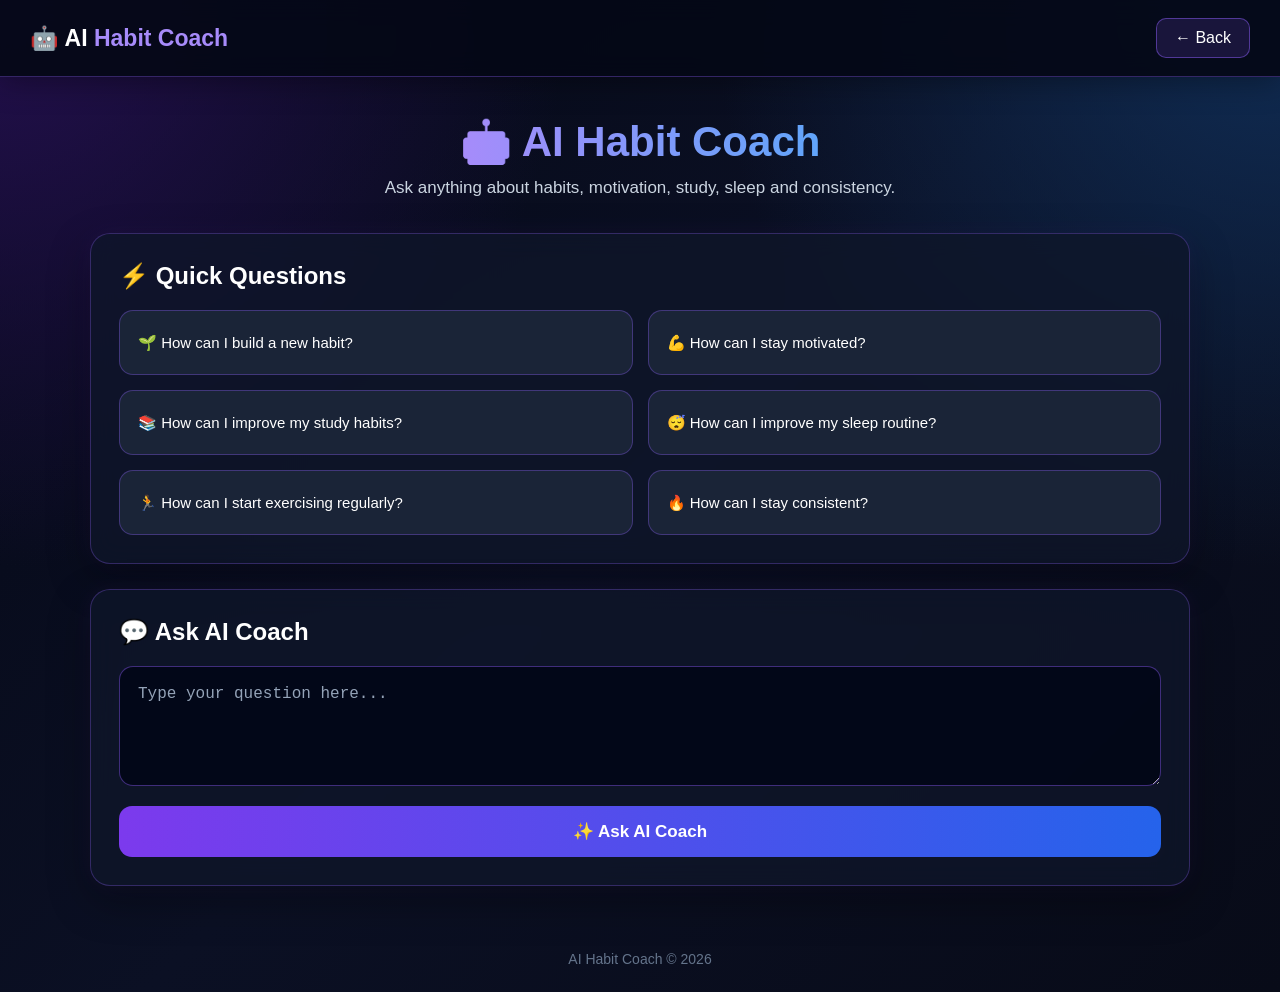
<file: AI-HABIT-COACH--main/ai-coach.html>
<!DOCTYPE html>
<html lang="en">

<head>

    <meta charset="UTF-8">

    <meta name="viewport" content="width=device-width, initial-scale=1.0">

    <title>AI Coach - AI Habit Coach</title>

    <link rel="icon" href="data:,">

    <style>

        * {
            margin: 0;
            padding: 0;
            box-sizing: border-box;
        }

        body {
            font-family: Arial, Helvetica, sans-serif;
            min-height: 100vh;
            color: #ffffff;

            background:
                radial-gradient(
                    circle at top left,
                    #24104f 0%,
                    transparent 35%
                ),
                radial-gradient(
                    circle at top right,
                    #102d55 0%,
                    transparent 35%
                ),
                linear-gradient(
                    135deg,
                    #050816,
                    #0b1024 50%,
                    #080b18
                );
        }

        .topbar {
            width: 100%;
            padding: 18px 30px;

            display: flex;
            justify-content: space-between;
            align-items: center;

            background: rgba(5, 8, 22, 0.92);

            border-bottom:
                1px solid
                rgba(139, 92, 246, 0.35);

            box-shadow:
                0 5px 30px
                rgba(0, 0, 0, 0.35);

            position: sticky;
            top: 0;
            z-index: 100;

            backdrop-filter: blur(12px);
        }

        .logo {
            font-size: 23px;
            font-weight: bold;
            color: #ffffff;
        }

        .logo span {
            color: #a78bfa;
        }

        .back-btn {
            text-decoration: none;
            color: #ffffff;

            padding: 10px 18px;
            border-radius: 10px;

            border:
                1px solid
                rgba(139, 92, 246, 0.5);

            background:
                rgba(139, 92, 246, 0.15);

            transition: 0.3s;
        }

        .back-btn:hover {
            background:
                rgba(139, 92, 246, 0.35);

            box-shadow:
                0 0 18px
                rgba(139, 92, 246, 0.4);

            transform:
                translateY(-2px);
        }

        .container {
            width: 92%;
            max-width: 1100px;
            margin: 40px auto;
        }

        .hero {
            text-align: center;
            margin-bottom: 35px;
        }

        .hero h1 {
            font-size: 42px;
            margin-bottom: 12px;

            background:
                linear-gradient(
                    90deg,
                    #ffffff,
                    #a78bfa,
                    #60a5fa,
                    #22d3ee
                );

            background-clip: text;
            -webkit-background-clip: text;
            -webkit-text-fill-color: transparent;
        }

        .hero p {
            color: #cbd5e1;
            font-size: 17px;
        }

        .coach-card {
            background:
                rgba(15, 23, 42, 0.78);

            border:
                1px solid
                rgba(139, 92, 246, 0.30);

            border-radius: 20px;
            padding: 28px;
            margin-bottom: 25px;

            box-shadow:
                0 15px 40px
                rgba(0, 0, 0, 0.35),
                0 0 25px
                rgba(139, 92, 246, 0.08);

            backdrop-filter: blur(12px);
        }

        .coach-card h2 {
            margin-bottom: 20px;
            color: #ffffff;
            font-size: 24px;
        }

        .quick-grid {
            display: grid;
            grid-template-columns: repeat(2, 1fr);
            gap: 15px;
        }

        .quick-btn {
            width: 100%;
            min-height: 65px;

            padding: 14px 18px;

            border-radius: 14px;

            border:
                1px solid
                rgba(139, 92, 246, 0.35);

            background:
                rgba(30, 41, 59, 0.85);

            color: #ffffff;

            font-size: 15px;
            text-align: left;
            cursor: pointer;

            transition: all 0.25s ease;
        }

        .quick-btn:hover {
            transform: translateY(-3px);

            border-color: #8b5cf6;

            background:
                rgba(76, 29, 149, 0.35);

            box-shadow:
                0 0 20px
                rgba(139, 92, 246, 0.25);
        }

        .quick-btn:active {
            transform: scale(0.98);
        }

        .question-box {
            margin-top: 10px;
        }

        #aiQuestion {
            width: 100%;
            min-height: 120px;

            resize: vertical;

            padding: 18px;

            border-radius: 14px;

            border:
                1px solid
                rgba(139, 92, 246, 0.45);

            background:
                rgba(2, 6, 23, 0.85);

            color: #ffffff;

            font-size: 16px;
            outline: none;

            transition: 0.3s;
        }

        #aiQuestion::placeholder {
            color: #94a3b8;
        }

        #aiQuestion:focus {
            border-color: #8b5cf6;

            box-shadow:
                0 0 20px
                rgba(139, 92, 246, 0.25);
        }

        .ask-btn {
            width: 100%;
            margin-top: 16px;

            padding: 15px;

            border: none;
            border-radius: 13px;

            background:
                linear-gradient(
                    90deg,
                    #7c3aed,
                    #2563eb
                );

            color: #ffffff;

            font-size: 17px;
            font-weight: bold;

            cursor: pointer;
            transition: 0.3s;
        }

        .ask-btn:hover {
            transform: translateY(-2px);

            box-shadow:
                0 0 25px
                rgba(124, 58, 237, 0.45);
        }

        .ask-btn:active {
            transform: scale(0.98);
        }

        .ask-btn:disabled {
            opacity: 0.65;
            cursor: wait;
        }

        .response-box {
            display: none;

            margin-top: 25px;
            padding: 22px;

            border-radius: 16px;

            background:
                rgba(2, 6, 23, 0.85);

            border:
                1px solid
                rgba(34, 211, 238, 0.35);

            box-shadow:
                0 0 25px
                rgba(34, 211, 238, 0.08);
        }

        .response-title {
            color: #22d3ee;

            font-size: 20px;
            font-weight: bold;

            margin-bottom: 12px;
        }

        .response-text {
            color: #e2e8f0;

            line-height: 1.7;

            white-space: pre-wrap;

            font-size: 15px;
        }

        .loading {
            color: #a78bfa;
            animation: pulse 1.2s infinite;
        }

        @keyframes pulse {

            0% {
                opacity: 0.4;
            }

            50% {
                opacity: 1;
            }

            100% {
                opacity: 0.4;
            }

        }

        .footer {
            text-align: center;
            padding: 25px;

            color: #64748b;
            font-size: 14px;
        }

        @media (max-width: 700px) {

            .topbar {
                padding: 15px;
            }

            .logo {
                font-size: 18px;
            }

            .back-btn {
                padding: 8px 12px;
                font-size: 14px;
            }

            .container {
                width: 94%;
                margin: 25px auto;
            }

            .hero h1 {
                font-size: 31px;
            }

            .hero p {
                font-size: 14px;
            }

            .coach-card {
                padding: 20px;
            }

            .quick-grid {
                grid-template-columns: 1fr;
            }

            .quick-btn {
                min-height: 58px;
                font-size: 14px;
            }

        }

    </style>

</head>


<body>

<header class="topbar">

    <div class="logo">

        🤖 AI
        <span>Habit Coach</span>

    </div>

    <a
        href="index.html"
        class="back-btn"
    >
        ← Back
    </a>

</header>


<main class="container">


    <section class="hero">

        <h1>
            🤖 AI Habit Coach
        </h1>

        <p>
            Ask anything about habits,
            motivation, study, sleep
            and consistency.
        </p>

    </section>


    <section class="coach-card">

        <h2>
            ⚡ Quick Questions
        </h2>

        <div class="quick-grid">

            <button
                class="quick-btn"
                type="button"
                data-question="How can I build a new habit?"
            >
                🌱 How can I build a new habit?
            </button>

            <button
                class="quick-btn"
                type="button"
                data-question="How can I stay motivated?"
            >
                💪 How can I stay motivated?
            </button>

            <button
                class="quick-btn"
                type="button"
                data-question="How can I improve my study habits?"
            >
                📚 How can I improve my study habits?
            </button>

            <button
                class="quick-btn"
                type="button"
                data-question="How can I improve my sleep routine?"
            >
                😴 How can I improve my sleep routine?
            </button>

            <button
                class="quick-btn"
                type="button"
                data-question="How can I start exercising regularly?"
            >
                🏃 How can I start exercising regularly?
            </button>

            <button
                class="quick-btn"
                type="button"
                data-question="How can I stay consistent with my habits?"
            >
                🔥 How can I stay consistent?
            </button>

        </div>

    </section>


    <section class="coach-card">

        <h2>
            💬 Ask AI Coach
        </h2>

        <div class="question-box">

            <textarea
                id="aiQuestion"
                placeholder="Type your question here..."
            ></textarea>

            <button
                id="askAIButton"
                class="ask-btn"
                type="button"
            >
                ✨ Ask AI Coach
            </button>

        </div>


        <div
            id="aiResponse"
            class="response-box"
        >

            <div class="response-title">
                🤖 AI Coach Response
            </div>

            <div
                id="aiResponseText"
                class="response-text"
            ></div>

        </div>

    </section>


</main>


<footer class="footer">

    AI Habit Coach © 2026

</footer>


<script>

document.addEventListener("DOMContentLoaded", function () {

    console.log("AI Coach loaded successfully");


    /* =========================================
       BACKEND URL
    ========================================= */

    const API_URL =
        "https://ai-habit-coach-backend.onrender.com";


    /* =========================================
       ELEMENTS
    ========================================= */

    const quickButtons =
        document.querySelectorAll(".quick-btn");

    const questionInput =
        document.getElementById("aiQuestion");

    const askButton =
        document.getElementById("askAIButton");

    const responseBox =
        document.getElementById("aiResponse");

    const responseText =
        document.getElementById("aiResponseText");


    /* =========================================
       WAKE UP BACKEND
       Runs immediately when page opens
    ========================================= */

    fetch(API_URL, {
        method: "GET",
        cache: "no-store"
    })
    .then(function () {

        console.log(
            "AI backend is awake"
        );

    })
    .catch(function () {

        console.log(
            "Backend wake-up request failed"
        );

    });


    /* =========================================
       QUICK QUESTIONS
    ========================================= */

    quickButtons.forEach(function (button) {

        button.addEventListener(
            "click",
            function () {

                const question =
                    button.getAttribute(
                        "data-question"
                    );


                if (!questionInput || !question) {
                    return;
                }


                questionInput.value =
                    question;


                questionInput.focus();


                questionInput.style.borderColor =
                    "#8b5cf6";

                questionInput.style.boxShadow =
                    "0 0 20px rgba(139,92,246,0.45)";


                setTimeout(function () {

                    questionInput.style.borderColor =
                        "rgba(139,92,246,0.45)";

                    questionInput.style.boxShadow =
                        "none";

                }, 800);

            }
        );

    });


    /* =========================================
       ASK AI
    ========================================= */

    if (!askButton) {
        return;
    }


    askButton.addEventListener(
        "click",
        async function () {


            /* ---------------------------------
               Prevent duplicate requests
            --------------------------------- */

            if (askButton.disabled) {
                return;
            }


            const question =
                questionInput
                    ? questionInput.value.trim()
                    : "";


            /* ---------------------------------
               Empty question
            --------------------------------- */

            if (!question) {

                alert(
                    "Please enter a question first."
                );

                if (questionInput) {
                    questionInput.focus();
                }

                return;
            }


            /* ---------------------------------
               SHOW RESPONSE IMMEDIATELY
            --------------------------------- */

            if (responseBox) {

                responseBox.style.display =
                    "block";

            }


            if (responseText) {

                responseText.innerHTML =
                    '<span class="loading">🤖 AI Coach is thinking...</span>';

            }


            askButton.disabled = true;

            askButton.innerText =
                "⏳ Thinking...";


            const startTime =
                Date.now();


            try {


                /* ---------------------------------
                   SEND REQUEST
                --------------------------------- */

                const response =
                    await fetch(
                        API_URL + "/ai/advice",
                        {
                            method: "POST",

                            headers: {
                                "Content-Type":
                                    "application/json",

                                "Accept":
                                    "application/json"
                            },

                            cache: "no-store",

                            body:
                                JSON.stringify({
                                    question:
                                        question
                                })
                        }
                    );


                console.log(
                    "AI HTTP Status:",
                    response.status
                );


                /* ---------------------------------
                   READ RESPONSE
                --------------------------------- */

                const data =
                    await response.json();


                console.log(
                    "AI Response:",
                    data
                );


                /* ---------------------------------
                   BACKEND ERROR
                --------------------------------- */

                if (!response.ok) {

                    let errorMessage =
                        "AI Coach could not process your request.";

                    if (
                        data &&
                        typeof data.detail ===
                            "string"
                    ) {

                        errorMessage =
                            data.detail;

                    }

                    else if (
                        data &&
                        typeof data.message ===
                            "string"
                    ) {

                        errorMessage =
                            data.message;

                    }


                    throw new Error(
                        errorMessage
                    );
                }


                /* ---------------------------------
                   AI ANSWER
                --------------------------------- */

                let answer = "";


                if (
                    data &&
                    typeof data.advice ===
                        "string"
                ) {

                    answer =
                        data.advice.trim();

                }


                else if (
                    data &&
                    typeof data.message ===
                        "string"
                ) {

                    answer =
                        data.message.trim();

                }


                else if (
                    data &&
                    typeof data.detail ===
                        "string"
                ) {

                    answer =
                        data.detail.trim();

                }


                if (!answer) {

                    answer =
                        "AI could not generate a response. Please try again.";

                }


                if (responseText) {

                    responseText.innerText =
                        answer;

                }


                console.log(
                    "AI response time:",
                    Date.now() - startTime,
                    "ms"
                );


            }

           catch (error) {

    console.error(
        "AI Coach Error:",
        error
    );

    if (responseText) {

        responseText.innerText =
            "AI Coach Error: " +
            (error && error.message
                ? error.message
                : String(error));

    }

}

            finally {

                askButton.disabled =
                    false;

                askButton.innerText =
                    "✨ Ask AI Coach";

            }

        }
    );

});

</script>


</body>

</html>
</file>
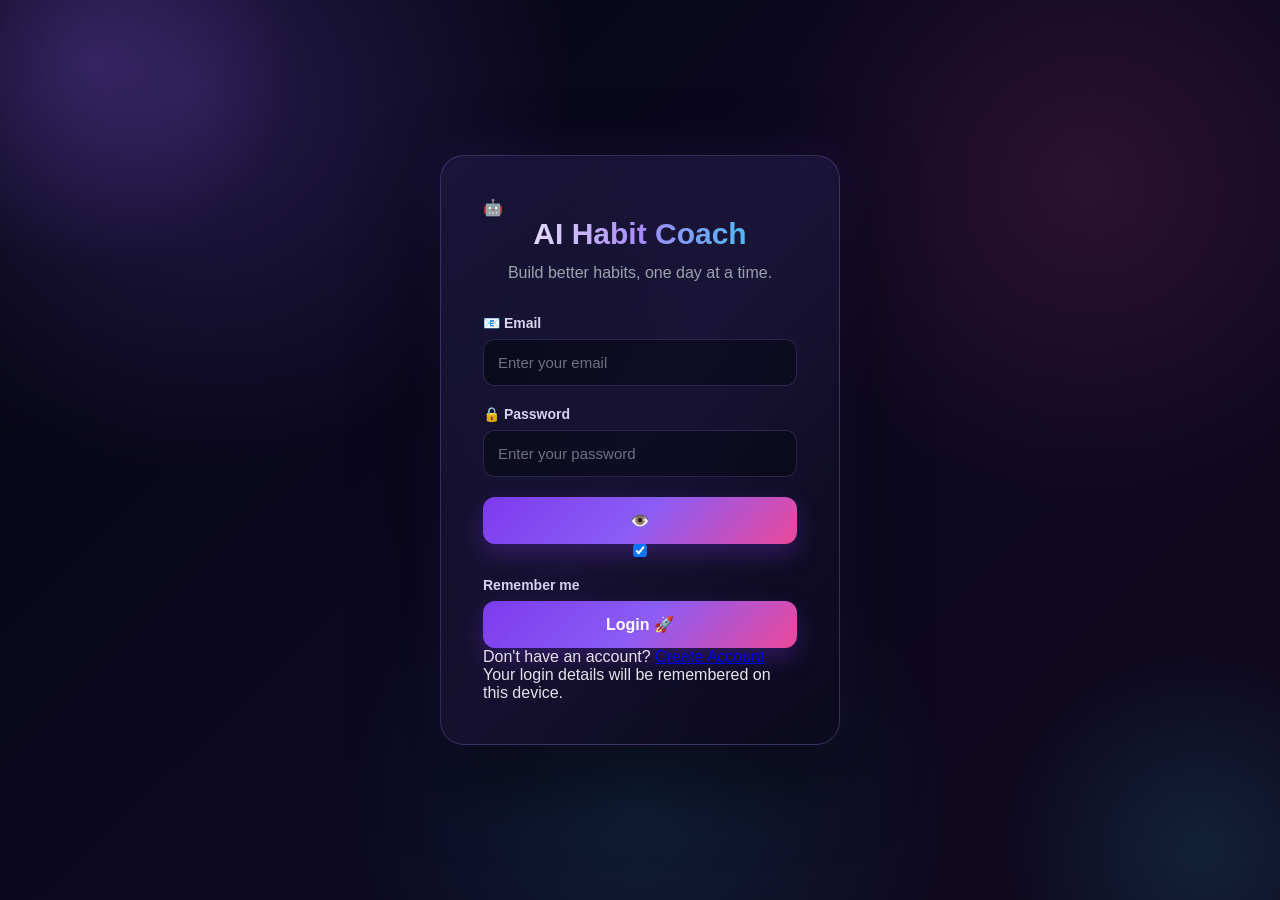
<file: AI-HABIT-COACH--main/dashboard.html>
<!DOCTYPE html>
<html lang="en">

<head>
    <meta charset="UTF-8">
    <meta name="viewport" content="width=device-width, initial-scale=1.0">

    <title>AI Habit Coach - Dashboard</title>

    <link rel="stylesheet" href="style.css">
</head>

<body>

<div class="dashboard">

    <!-- SIDEBAR -->

    <aside class="sidebar">

        <h2>🤖 AI Habit Coach</h2>

        <nav>

            <a href="dashboard.html" class="active">
                🏠 Dashboard
            </a>

            <a href="habits.html">
                📋 My Habits
            </a>

            <a href="progress.html">
                📊 Progress
            </a>

            <a href="ai-coach.html">
                🤖 AI Coach
            </a>

        </nav>

        <button
            class="logout-btn"
            onclick="logout()">

            Logout

        </button>

    </aside>


    <!-- MAIN CONTENT -->

    <main class="main-content">


        <!-- HEADER -->

        <header class="top-header">

            <div>

                <h1 id="greeting">
                    Good Morning! 👋
                </h1>

                <p id="greetingMessage">
                    Let's build better habits today.
                </p>

            </div>


            <div class="profile">
                👤
            </div>

        </header>


        <!-- STATISTICS -->

        <section class="stats">


            <div class="stat-card">

                <span>🔥</span>

                <div>

                    <h3 id="streakCount">
                        0 Days
                    </h3>

                    <p>
                        Current Streak
                    </p>

                </div>

            </div>


            <div class="stat-card">

                <span>✅</span>

                <div>

                    <h3 id="completedCount">
                        0
                    </h3>

                    <p>
                        Completed Today
                    </p>

                </div>

            </div>


            <div class="stat-card">

                <span>🎯</span>

                <div>

                    <h3 id="successRate">
                        0%
                    </h3>

                    <p>
                        Success Rate
                    </p>

                </div>

            </div>


        </section>


        <!-- TODAY'S HABITS -->

        <section class="habit-section">


            <div class="section-title">

                <h2>
                    Today's Habits
                </h2>


                <button
                    class="add-btn"
                    onclick="window.location.href='habits.html'">

                    + Add Activity

                </button>

            </div>


            <div
                class="habit-list"
                id="dashboardHabitList">

            </div>


        </section>


        <!-- AI COACH -->

        <section class="ai-card">


            <div class="ai-icon">
                🤖
            </div>


            <div>

                <h2>
                    Your AI Coach
                </h2>


                <p>
                    Keep working on your habits every day.
                    Small steps create big changes! 🌱
                </p>


                <button
                    class="coach-btn"
                    onclick="window.location.href='ai-coach.html'">

                    Talk to AI Coach

                </button>

            </div>


        </section>


    </main>

</div>


<!-- AUTOMATIC TIME-BASED GREETING -->

<script>

function updateGreeting() {

    const hour = new Date().getHours();

    const greeting = document.getElementById("greeting");

    const message = document.getElementById("greetingMessage");

    const userName =
        localStorage.getItem("userName") || "User";


    if (hour >= 5 && hour < 12) {

        greeting.textContent =
            "Good Morning, " + userName + "! 🌅";

        message.textContent =
            "Let's build better habits today.";

    }

    else if (hour >= 12 && hour < 17) {

        greeting.textContent =
            "Good Afternoon, " + userName + "! ☀️";

        message.textContent =
            "Keep going! You're doing great today.";

    }

    else if (hour >= 17 && hour < 21) {

        greeting.textContent =
            "Good Evening, " + userName + "! 🌆";

        message.textContent =
            "Take a moment to check your habits.";

    }

    else {

        greeting.textContent =
            "Good Night, " + userName + "! 🌙";

        message.textContent =
            "Review your progress and rest well.";

    }

}

updateGreeting();

</script>


<!-- MAIN JAVASCRIPT -->

<script src="script.js"></script>


</body>

</html>
</file>
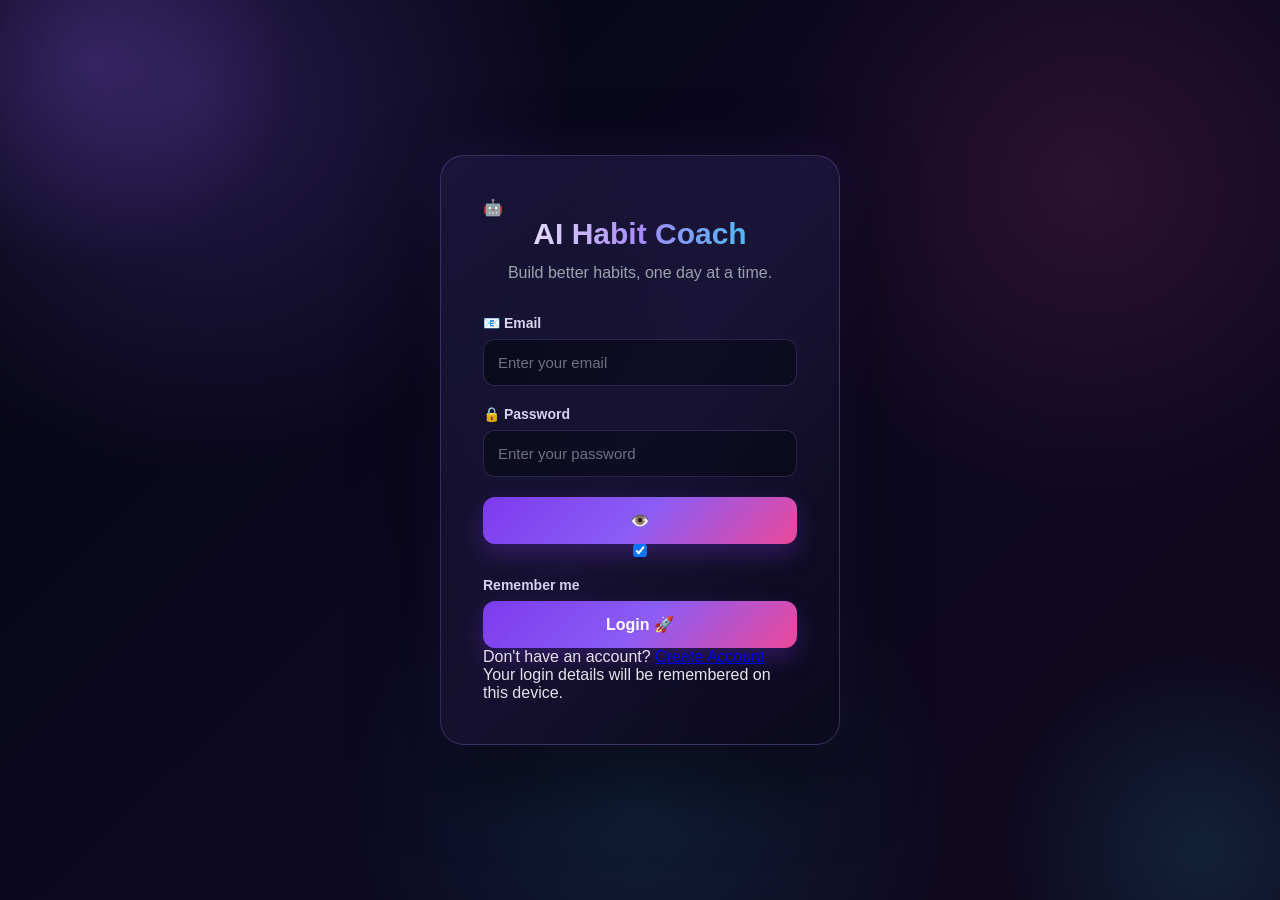
<file: AI-HABIT-COACH--main/habits.html>
<!DOCTYPE html>
<html lang="en">

<head>

    <meta charset="UTF-8">

    <meta name="viewport" content="width=device-width, initial-scale=1.0">

    <title>AI Habit Coach - My Activities</title>

    <link rel="stylesheet" href="style.css">

    <style>

        .activity-card {
            background: white;
            padding: 20px;
            margin-bottom: 18px;
            border-radius: 15px;
            box-shadow: 0 4px 15px rgba(0,0,0,0.08);
        }

        .activity-top {
            display: flex;
            justify-content: space-between;
            align-items: flex-start;
            margin-bottom: 15px;
        }

        .activity-top h3 {
            margin: 0 0 8px 0;
            font-size: 20px;
        }

        .category-badge {
            display: inline-block;
            padding: 5px 10px;
            border-radius: 20px;
            background: #ede9fe;
            color: #6d28d9;
            font-size: 13px;
            font-weight: 600;
        }

        .status-badge {
            padding: 6px 12px;
            border-radius: 20px;
            font-size: 13px;
            font-weight: 600;
        }

        .status-badge.completed {
            background: #dcfce7;
            color: #166534;
        }

        .status-badge.pending {
            background: #fef3c7;
            color: #92400e;
        }

        .activity-completed {
            opacity: 0.75;
        }

        .activity-info {
            margin-top: 10px;
            font-size: 15px;
        }

        .activity-buttons {
            display: flex;
            gap: 8px;
            flex-wrap: wrap;
            margin-top: 18px;
        }

        .activity-buttons button {
            border: none;
            padding: 9px 14px;
            border-radius: 8px;
            cursor: pointer;
            font-weight: 600;
        }

        .complete-btn {
            background: #22c55e;
            color: white;
        }

        .edit-btn {
            background: #3b82f6;
            color: white;
        }

        .delete-btn {
            background: #ef4444;
            color: white;
        }

        /* TIMER */

        .timer-box {
            margin-top: 15px;
            padding: 14px;
            background: #f5f3ff;
            border-radius: 10px;
        }

        .timer-display {
            display: inline-block;
            font-size: 24px;
            font-weight: 700;
            color: #6d28d9;
            margin-right: 10px;
            margin-bottom: 8px;
        }

        .timer-btn {
            border: none;
            padding: 9px 13px;
            border-radius: 8px;
            cursor: pointer;
            font-weight: 600;
            background: #7c3aed;
            color: white;
        }

        .stop-timer-btn {
            background: #ef4444;
            margin-left: 5px;
        }

        .empty-state {
            text-align: center;
            padding: 40px;
            background: white;
            border-radius: 15px;
        }

        /* CUSTOM INPUTS */

        #customGoal {
            display: none;
            margin-top: 10px;
        }

        #otherCategory {
            display: none;
            margin-top: 10px;
        }

    </style>

</head>


<body>


<div class="dashboard">


    <!-- SIDEBAR -->

    <aside class="sidebar">

        <h2>AI Habit Coach</h2>

        <nav>

            <a href="dashboard.html">
                Dashboard
            </a>

            <a href="habits.html" class="active">
                My Activities
            </a>

            <a href="progress.html">
                Progress
            </a>

            <a href="ai-coach.html">
                AI Coach
            </a>

        </nav>


        <button
            onclick="logout()"
            class="logout-btn"
        >
            Logout
        </button>

    </aside>



    <!-- MAIN -->

    <main class="main-content">


        <h1>My Activities</h1>

        <p>
            Add and manage your daily activities.
        </p>



        <!-- ADD ACTIVITY FORM -->

        <div class="form-card">

            <h2>Add Activity</h2>


            <form id="habitForm">


                <!-- ACTIVITY NAME -->

                <div class="form-group">

                    <label for="habitName">
                        Activity Name
                    </label>

                    <input
                        type="text"
                        id="habitName"
                        placeholder="Example: Exercise"
                        required
                    >

                </div>



                <!-- GOAL / TIME -->

                <div class="form-group">

                    <label for="habitGoalSelect">
                        Goal / Time
                    </label>

                    <select id="habitGoalSelect" required>

                        <option value="">
                            Select Goal / Time
                        </option>

                        <option value="5 Minutes">
                            5 Minutes
                        </option>

                        <option value="10 Minutes">
                            10 Minutes
                        </option>

                        <option value="15 Minutes">
                            15 Minutes
                        </option>

                        <option value="20 Minutes">
                            20 Minutes
                        </option>

                        <option value="30 Minutes">
                            30 Minutes
                        </option>

                        <option value="45 Minutes">
                            45 Minutes
                        </option>

                        <option value="60 Minutes">
                            60 Minutes
                        </option>

                        <option value="90 Minutes">
                            90 Minutes
                        </option>

                        <option value="120 Minutes">
                            120 Minutes
                        </option>

                        <option value="1 Hour">
                            1 Hour
                        </option>

                        <option value="2 Hours">
                            2 Hours
                        </option>

                        <option value="Other">
                            Other
                        </option>

                    </select>


                    <!-- CUSTOM GOAL -->

                    <input
                        type="text"
                        id="habitGoal"
                        placeholder="Example: 25 Minutes"
                    >

                </div>



                <!-- CATEGORY -->

                <div class="form-group">

                    <label for="habitCategory">
                        Category
                    </label>

                    <select id="habitCategory" required>

                        <option value="">
                            Select Category
                        </option>

                        <option value="Health">
                            Health
                        </option>

                        <option value="Study">
                            Study
                        </option>

                        <option value="Fitness">
                            Fitness
                        </option>

                        <option value="Personal">
                            Personal
                        </option>

                        <option value="Lifestyle">
                            Lifestyle
                        </option>

                        <option value="Other">
                            Other
                        </option>

                    </select>


                    <!-- CUSTOM CATEGORY -->

                    <input
                        type="text"
                        id="otherCategory"
                        placeholder="Type your own category..."
                    >

                </div>



                <!-- REMINDER -->

                <div class="form-group">

                    <label for="reminderTime">
                        Reminder Time
                    </label>

                    <input
                        type="time"
                        id="reminderTime"
                    >

                </div>



                <!-- BUTTONS -->

                <div class="form-buttons">

                    <button
                        type="submit"
                        id="habitSubmitBtn"
                    >
                        Add Activity
                    </button>


                    <button
                        type="button"
                        id="cancelEditBtn"
                        style="display:none;"
                    >
                        Cancel
                    </button>

                </div>


            </form>

        </div>



        <!-- AI SUGGESTION -->

        <div class="ai-suggestion">

            <h3>🤖 AI Coach Suggestion</h3>

            <p id="aiSuggestion">
                Add an activity to get AI suggestions.
            </p>

        </div>



        <!-- ACTIVITIES -->

        <div class="activities-section">

            <h2>
                Your Activities
            </h2>


            <div id="habitsList"></div>

        </div>


    </main>

</div>



<!-- JAVASCRIPT -->

<script src="script.js"></script>


</body>

</html>
</file>
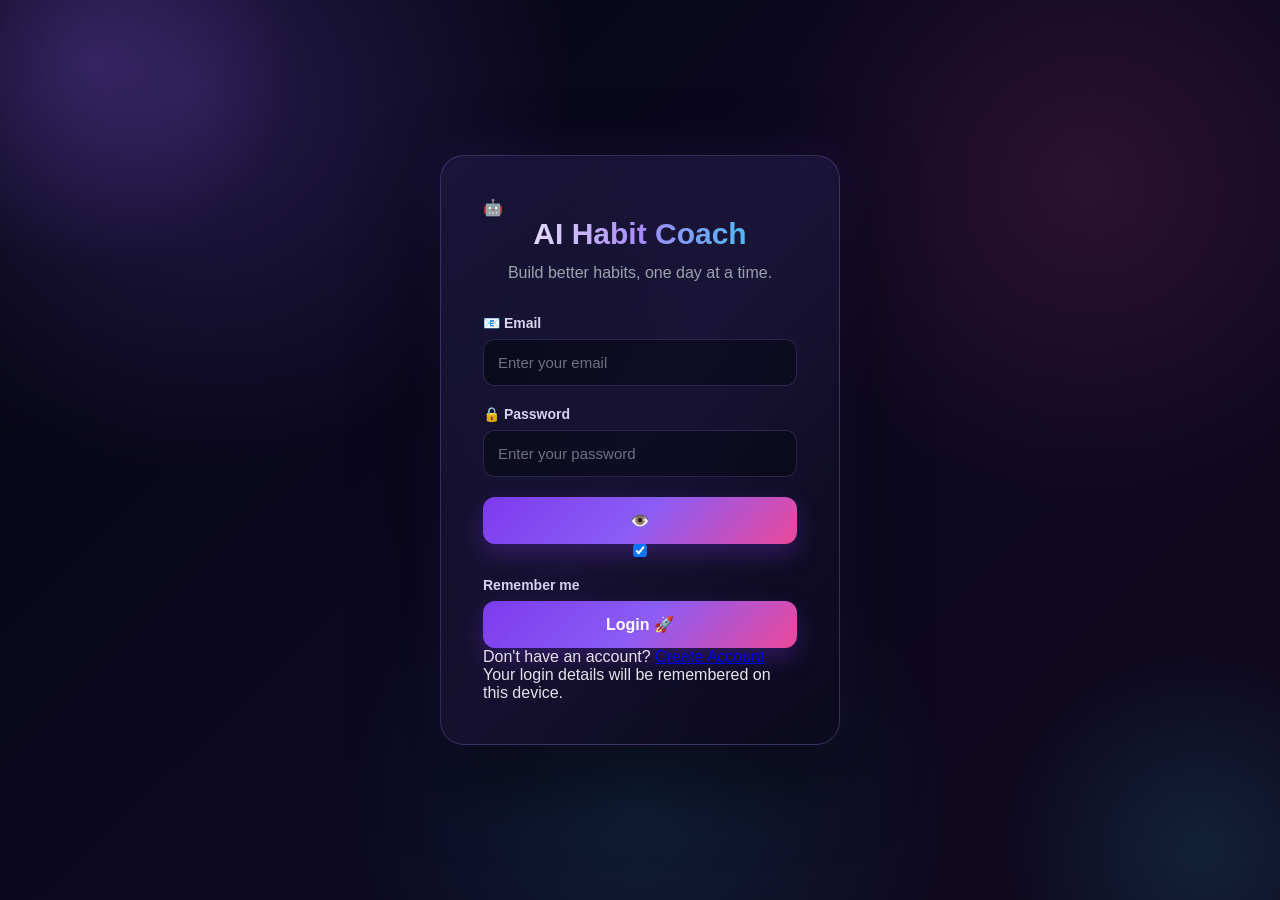
<file: AI-HABIT-COACH--main/progress.html>
<!DOCTYPE html>
<html lang="en">

<head>

    <meta charset="UTF-8">

    <meta name="viewport" content="width=device-width, initial-scale=1.0">

    <title>AI Habit Coach - Progress</title>

    <link rel="stylesheet" href="style.css">


    <style>

        /* =====================================================
           FUTURISTIC PROGRESS PAGE
           ===================================================== */

        .progress-stats {
            display: grid;

            grid-template-columns:
                repeat(3, 1fr);

            gap: 20px;

            margin-bottom: 25px;
        }


        /* =====================================================
           PROGRESS STAT CARD
           ===================================================== */

        .progress-stat-card {

            display: flex;

            align-items: center;

            gap: 18px;

            padding: 22px;

            border-radius: 20px;

            background:
                linear-gradient(
                    135deg,
                    rgba(14, 12, 45, 0.98),
                    rgba(31, 20, 75, 0.98)
                ) !important;

            border:
                1px solid rgba(124, 92, 255, 0.60) !important;

            box-shadow:
                0 8px 30px rgba(0, 0, 0, 0.35),
                0 0 25px rgba(124, 92, 255, 0.10);

            color: #ffffff !important;

            transition:
                transform 0.25s ease,
                box-shadow 0.25s ease,
                border-color 0.25s ease;
        }


        .progress-stat-card:hover {

            transform:
                translateY(-4px);

            border-color:
                #8b5cf6 !important;

            box-shadow:
                0 12px 35px rgba(0, 0, 0, 0.45),
                0 0 30px rgba(139, 92, 246, 0.20);
        }


        .progress-stat-card h2 {

            margin: 0;

            font-size: 30px;

            font-weight: 900;

            color: #ffffff !important;
        }


        .progress-stat-card p {

            margin: 5px 0 0;

            color:
                #cbd5e1 !important;

            font-size: 14px;

            font-weight: 600;
        }


        /* =====================================================
           ICONS
           ===================================================== */

        .progress-icon {

            width: 55px;

            height: 55px;

            min-width: 55px;

            display: flex;

            align-items: center;

            justify-content: center;

            border-radius: 16px;

            font-size: 25px;

            color: #ffffff !important;
        }


        .progress-icon.purple {

            background:
                linear-gradient(
                    135deg,
                    #7c3aed,
                    #a855f7
                ) !important;

            box-shadow:
                0 0 20px
                rgba(139, 92, 246, 0.30);
        }


        .progress-icon.green {

            background:
                linear-gradient(
                    135deg,
                    #16a34a,
                    #22c55e
                ) !important;

            box-shadow:
                0 0 20px
                rgba(34, 197, 94, 0.25);
        }


        .progress-icon.blue {

            background:
                linear-gradient(
                    135deg,
                    #2563eb,
                    #06b6d4
                ) !important;

            box-shadow:
                0 0 20px
                rgba(6, 182, 212, 0.25);
        }


        /* =====================================================
           PROGRESS BOX
           ===================================================== */

        .progress-box {

            margin-bottom: 25px;

            padding: 25px;

            border-radius: 20px;

            background:
                linear-gradient(
                    135deg,
                    rgba(14, 12, 45, 0.98),
                    rgba(31, 20, 75, 0.98)
                ) !important;

            border:
                1px solid rgba(124, 92, 255, 0.60) !important;

            box-shadow:
                0 8px 30px
                rgba(0, 0, 0, 0.35);

            color: #ffffff !important;
        }


        /* =====================================================
           SECTION TITLE
           ===================================================== */

        .section-title {

            display: flex;

            justify-content: space-between;

            align-items: center;

            gap: 20px;

            margin-bottom: 20px;
        }


        .section-title h2 {

            margin: 0 0 6px;

            color:
                #ffffff !important;

            font-size: 22px;

            font-weight: 800;
        }


        .section-title p {

            margin: 0;

            color:
                #b8c2dc !important;

            font-size: 14px;
        }


        /* =====================================================
           PERCENTAGE
           ===================================================== */

        .week-label {

            min-width: 75px;

            text-align: center;

            padding: 9px 14px;

            border-radius: 30px;

            background:
                linear-gradient(
                    135deg,
                    rgba(124, 58, 237, 0.25),
                    rgba(6, 182, 212, 0.18)
                ) !important;

            border:
                1px solid
                rgba(139, 92, 246, 0.45);

            color:
                #c4b5fd !important;

            font-size: 18px;

            font-weight: 900;

            box-shadow:
                0 0 15px
                rgba(139, 92, 246, 0.12);
        }


        /* =====================================================
           PROGRESS BAR BACKGROUND
           ===================================================== */

        .progress-line {

            width: 100%;

            height: 24px;

            background:
                rgba(255, 255, 255, 0.07) !important;

            border:
                1px solid
                rgba(139, 92, 246, 0.30);

            border-radius: 30px;

            overflow: hidden;

            position: relative;

            box-shadow:
                inset 0 2px 8px
                rgba(0, 0, 0, 0.30);
        }


        /* =====================================================
           PROGRESS BAR FILL
           ===================================================== */

        .progress-line-fill {

            width: 0%;

            height: 100%;

            min-width: 0;

            border-radius: 30px;

            background:
                linear-gradient(
                    90deg,
                    #7c3aed,
                    #8b5cf6,
                    #06b6d4,
                    #22c55e
                ) !important;

            box-shadow:
                0 0 18px
                rgba(139, 92, 246, 0.60);

            transition:
                width 1s ease;

            position: relative;
        }


        /* Shining effect */

        .progress-line-fill::after {

            content: "";

            position: absolute;

            top: 0;

            left: 0;

            width: 100%;

            height: 50%;

            background:
                rgba(255, 255, 255, 0.15);

            border-radius: 30px;
        }


        /* =====================================================
           COMPLETED ACTIVITIES
           ===================================================== */

        #completedActivitiesList {

            color: #ffffff !important;
        }


        #completedActivitiesList > p {

            color:
                #aeb9d3 !important;

            padding: 20px;

            text-align: center;
        }


        /* Completed activity cards if generated by JS */

        #completedActivitiesList > div {

            background:
                linear-gradient(
                    135deg,
                    rgba(20, 16, 60, 0.98),
                    rgba(39, 25, 85, 0.98)
                ) !important;

            border:
                1px solid
                rgba(124, 92, 255, 0.40);

            border-radius: 15px;

            padding: 16px;

            margin-bottom: 12px;

            color: #ffffff !important;
        }


        #completedActivitiesList strong {

            color:
                #ffffff !important;
        }


        #completedActivitiesList span {

            color:
                #cbd5e1 !important;
        }


        /* =====================================================
           HEADER
           ===================================================== */

        .top-header h1 {

            color:
                #ffffff !important;

            font-weight: 900;
        }


        .top-header p {

            color:
                #b8c2dc !important;
        }


        /* =====================================================
           MOBILE RESPONSIVE
           ===================================================== */

        @media (max-width: 900px) {

            .progress-stats {

                grid-template-columns:
                    1fr 1fr;
            }

        }


        @media (max-width: 600px) {

            .progress-stats {

                grid-template-columns:
                    1fr;
            }


            .progress-box {

                padding: 18px;
            }


            .section-title {

                align-items: flex-start;

                flex-direction: column;
            }


            .week-label {

                align-self: flex-start;
            }


            .progress-line {

                height: 20px;
            }

        }

    </style>

</head>


<body>


<div class="dashboard">


    <!-- ================= SIDEBAR ================= -->

    <aside class="sidebar">

        <h2>🤖 AI Habit Coach</h2>


        <nav>

            <a href="dashboard.html">
                🏠 Dashboard
            </a>


            <a href="habits.html">
                📋 My Activities
            </a>


            <a href="progress.html" class="active">
                📊 Progress
            </a>


            <a href="ai-coach.html">
                🤖 AI Coach
            </a>

        </nav>


        <button
            type="button"
            class="logout-btn"
            onclick="logout()">

            Logout

        </button>

    </aside>



    <!-- ================= MAIN CONTENT ================= -->

    <main class="main-content">


        <!-- ================= HEADER ================= -->

        <header class="top-header">

            <div>

                <h1>
                    My Progress 📊
                </h1>

                <p>
                    Track your activity performance and consistency.
                </p>

            </div>


            <div class="profile">
                👤
            </div>

        </header>



        <!-- ================= PROGRESS STATISTICS ================= -->

        <section class="progress-stats">


            <!-- TOTAL ACTIVITIES -->

            <div class="progress-stat-card">

                <div class="progress-icon purple">
                    📋
                </div>


                <div>

                    <h2 id="progressTotal">
                        0
                    </h2>

                    <p>
                        Total Activities
                    </p>

                </div>

            </div>



            <!-- COMPLETED ACTIVITIES -->

            <div class="progress-stat-card">

                <div class="progress-icon green">
                    ✅
                </div>


                <div>

                    <h2 id="progressCompleted">
                        0
                    </h2>

                    <p>
                        Completed Activities
                    </p>

                </div>

            </div>



            <!-- COMPLETION RATE -->

            <div class="progress-stat-card">

                <div class="progress-icon blue">
                    🎯
                </div>


                <div>

                    <h2 id="progressRate">
                        0%
                    </h2>

                    <p>
                        Completion Rate
                    </p>

                </div>

            </div>


        </section>



        <!-- ================= OVERALL PROGRESS ================= -->

        <section class="progress-box">


            <div class="section-title">

                <div>

                    <h2>
                        Overall Progress
                    </h2>

                    <p>
                        Your current activity completion
                    </p>

                </div>


                <span
                    class="week-label"
                    id="overallPercentage">

                    0%

                </span>

            </div>



            <!-- PROGRESS BAR -->

            <div class="progress-line">

                <div
                    class="progress-line-fill"
                    id="overallProgressBar">

                </div>

            </div>


        </section>



        <!-- ================= COMPLETED ACTIVITIES ================= -->

        <section class="progress-box">


            <div class="section-title">

                <div>

                    <h2>
                        Completed Activities ✅
                    </h2>

                    <p>
                        Activities that you have completed
                    </p>

                </div>

            </div>


            <div
                id="completedActivitiesList"
                style="margin-top:20px;">

                <p>
                    No activities completed yet.
                </p>

            </div>


        </section>


    </main>

</div>



<!-- ================= JAVASCRIPT ================= -->

<script src="script.js"></script>

<script>
async function displayProgress() {

    const totalElement =
        document.getElementById("progressTotal");

    const completedElement =
        document.getElementById("progressCompleted");

    const rateElement =
        document.getElementById("progressRate");

    const percentageElement =
        document.getElementById("overallPercentage");

    const progressBar =
        document.getElementById("overallProgressBar");

    const completedList =
        document.getElementById("completedActivitiesList");


    try {

        const user =
            JSON.parse(
                localStorage.getItem("backendUser")
            );

        const userId =
            user?.id ||
            localStorage.getItem("user_id") ||
            localStorage.getItem("userId");


        if (!userId) {

            console.error("User ID not found.");

            return;
        }


        const response =
            await fetch(
                "https://ai-habit-coach-backend.onrender.com/habits?user_id=" +
                encodeURIComponent(userId)
            );


        if (!response.ok) {

            throw new Error(
                "Unable to load activities."
            );
        }


        const data =
            await response.json();


        let habits = [];


        if (Array.isArray(data)) {

            habits = data;

        }
        else if (Array.isArray(data.habits)) {

            habits = data.habits;

        }
        else if (Array.isArray(data.data)) {

            habits = data.data;

        }


        const total =
            habits.length;


        const completedHabits =
            habits.filter(function (habit) {

                return String(
                    habit.status || ""
                ).toLowerCase() === "completed";

            });


        const completed =
            completedHabits.length;


        const percentage =
            total > 0
                ? Math.round(
                    (completed / total) * 100
                )
                : 0;


        /* =========================
           UPDATE STATISTICS
        ========================= */

        if (totalElement) {

            totalElement.textContent =
                total;
        }


        if (completedElement) {

            completedElement.textContent =
                completed;
        }


        if (rateElement) {

            rateElement.textContent =
                percentage + "%";
        }


        if (percentageElement) {

            percentageElement.textContent =
                percentage + "%";
        }


        if (progressBar) {

            progressBar.style.width =
                percentage + "%";
        }


        /* =========================
           COMPLETED ACTIVITIES
        ========================= */

        if (completedList) {

            if (completedHabits.length === 0) {

                completedList.innerHTML = `
                    <p>
                        No activities completed yet.
                    </p>
                `;

            }
            else {

                completedList.innerHTML =
                    completedHabits.map(function (habit) {

                        return `
                            <div>
                                <strong>
                                    ${habit.name || "Activity"}
                                </strong>

                                <br>

                                <span>
                                    ${habit.category || "General"}
                                </span>

                                <br>

                                <span>
                                    🎯 Goal:
                                    ${habit.target || habit.goal || "Not specified"}
                                </span>

                                <br>

                                <span>
                                    ✅ Completed
                                </span>
                            </div>
                        `;

                    }).join("");

            }

        }


        console.log(
            "Progress loaded:",
            {
                total: total,
                completed: completed,
                percentage: percentage
            }
        );

    }
    catch (error) {

        console.error(
            "Progress loading error:",
            error
        );

    }

}


document.addEventListener(
    "DOMContentLoaded",
    function () {

        displayProgress();

    }
);
</script>


</body>

</html>
</file>
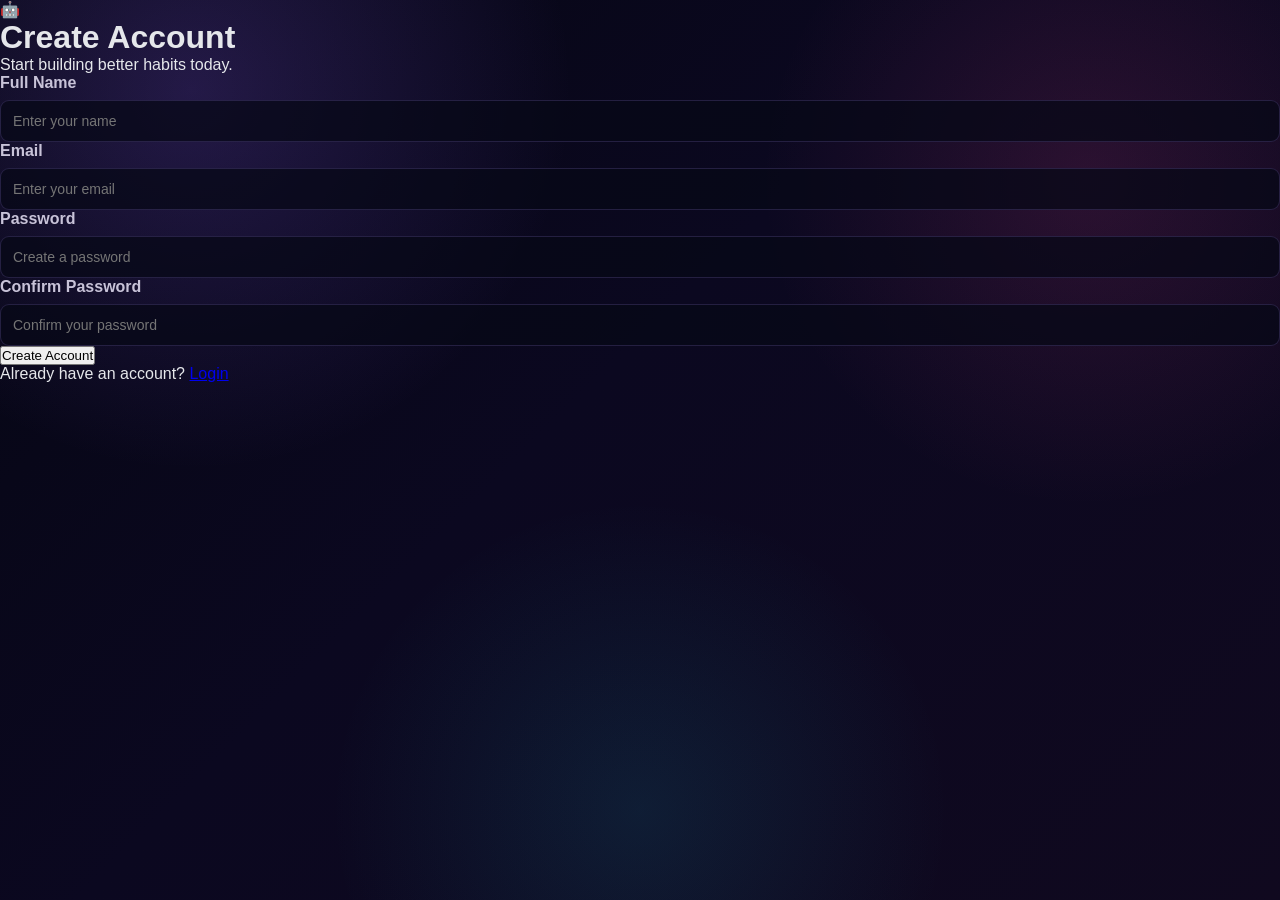
<file: AI-HABIT-COACH--main/register.html>
<!DOCTYPE html>
<html lang="en">

<head>

    <meta charset="UTF-8">

    <meta
        name="viewport"
        content="width=device-width, initial-scale=1.0">

    <title>AI Habit Coach - Register</title>

    <link
        rel="stylesheet"
        href="style.css">

</head>


<body>

    <div class="auth-container">

        <div class="auth-card">

            <div class="auth-icon">
                🤖
            </div>

            <h1>
                Create Account
            </h1>

            <p>
                Start building better habits today.
            </p>


            <!-- ==========================
                 REGISTER FORM
                 ========================== -->

            <form id="registerForm">


                <!-- NAME -->

                <div class="form-group">

                    <label for="registerName">
                        Full Name
                    </label>

                    <input
                        type="text"
                        id="registerName"
                        placeholder="Enter your name"
                        required>

                </div>


                <!-- EMAIL -->

                <div class="form-group">

                    <label for="registerEmail">
                        Email
                    </label>

                    <input
                        type="email"
                        id="registerEmail"
                        placeholder="Enter your email"
                        required>

                </div>


                <!-- PASSWORD -->

                <div class="form-group">

                    <label for="registerPassword">
                        Password
                    </label>

                    <input
                        type="password"
                        id="registerPassword"
                        placeholder="Create a password"
                        required>

                </div>


                <!-- CONFIRM PASSWORD -->

                <div class="form-group">

                    <label for="confirmPassword">
                        Confirm Password
                    </label>

                    <input
                        type="password"
                        id="confirmPassword"
                        placeholder="Confirm your password"
                        required>

                </div>


                <!-- REGISTER BUTTON -->

                <button
                    type="submit"
                    class="auth-btn"
                    id="registerButton">

                    Create Account

                </button>

            </form>


            <!-- LOGIN LINK -->

            <p class="auth-footer">

                Already have an account?

                <a href="index.html">
                    Login
                </a>

            </p>

        </div>

    </div>


    <!-- ==========================
         REGISTER JAVASCRIPT
         ========================== -->

    <script>

        /* ==========================================
           LOCAL FASTAPI BACKEND
           ========================================== */

        const API_URL =
   "https://ai-habit-coach-backend.onrender.com";


        /* ==========================================
           REGISTER FORM
           ========================================== */

        document
            .getElementById("registerForm")
            .addEventListener(
                "submit",
                async function (e) {

                    e.preventDefault();


                    /* ==========================
                       GET FORM VALUES
                       ========================== */

                    const name =
                        document
                            .getElementById(
                                "registerName"
                            )
                            .value
                            .trim();


                    const email =
                        document
                            .getElementById(
                                "registerEmail"
                            )
                            .value
                            .trim();


                    const password =
                        document
                            .getElementById(
                                "registerPassword"
                            )
                            .value
                            .trim();


                    const confirmPassword =
                        document
                            .getElementById(
                                "confirmPassword"
                            )
                            .value
                            .trim();


                    const button =
                        document
                            .getElementById(
                                "registerButton"
                            );


                    /* ==========================
                       VALIDATION
                       ========================== */

                    if (
                        !name ||
                        !email ||
                        !password ||
                        !confirmPassword
                    ) {

                        alert(
                            "Please fill all fields."
                        );

                        return;
                    }


                    if (
                        password !==
                        confirmPassword
                    ) {

                        alert(
                            "Passwords do not match."
                        );

                        return;
                    }


                    if (
                        password.length < 6
                    ) {

                        alert(
                            "Password must be at least 6 characters."
                        );

                        return;
                    }


                    /* ==========================
                       BUTTON LOADING
                       ========================== */

                    button.disabled = true;

                    button.textContent =
                        "Creating Account...";


                    try {

                        console.log(
                            "Register API:",
                            API_URL + "/register"
                        );


                        /* ==========================
                           SEND REQUEST TO FASTAPI
                           ========================== */

                        const response =
                            await fetch(
                                API_URL + "/register",
                                {
                                    method: "POST",

                                    headers: {
                                        "Content-Type":
                                            "application/json"
                                    },

                                    body:
                                        JSON.stringify({
                                            name: name,
                                            email: email,
                                            password: password
                                        })
                                }
                            );


                        /* ==========================
                           READ RESPONSE
                           ========================== */

                        const data =
                            await response.json();


                        console.log(
                            "Register response:",
                            data
                        );


                        /* ==========================
                           BACKEND ERROR
                           ========================== */

                        if (!response.ok) {

                            alert(
                                data.detail ||
                                data.message ||
                                "Registration failed."
                            );

                            return;
                        }


                        /* ==========================
                           SUCCESS
                           ========================== */

                        alert(
                            "Account created successfully! Please login."
                        );


                        /* ==========================
                           SAVE EMAIL
                           ========================== */

                        localStorage.setItem(
                            "savedEmail",
                            email
                        );


                        /* ==========================
                           GO TO LOGIN
                           ========================== */

                        window.location.href =
                            "index.html";

                    }


                    catch (error) {

                        console.error(
                            "Registration error:",
                            error
                        );


                        alert(
                            "Cannot connect to online FastAPI backend. Please try again."
                        );

                    }


                    finally {

                        button.disabled = false;

                        button.textContent =
                            "Create Account";

                    }

                }
            );

    </script>

</body>

</html>
</file>
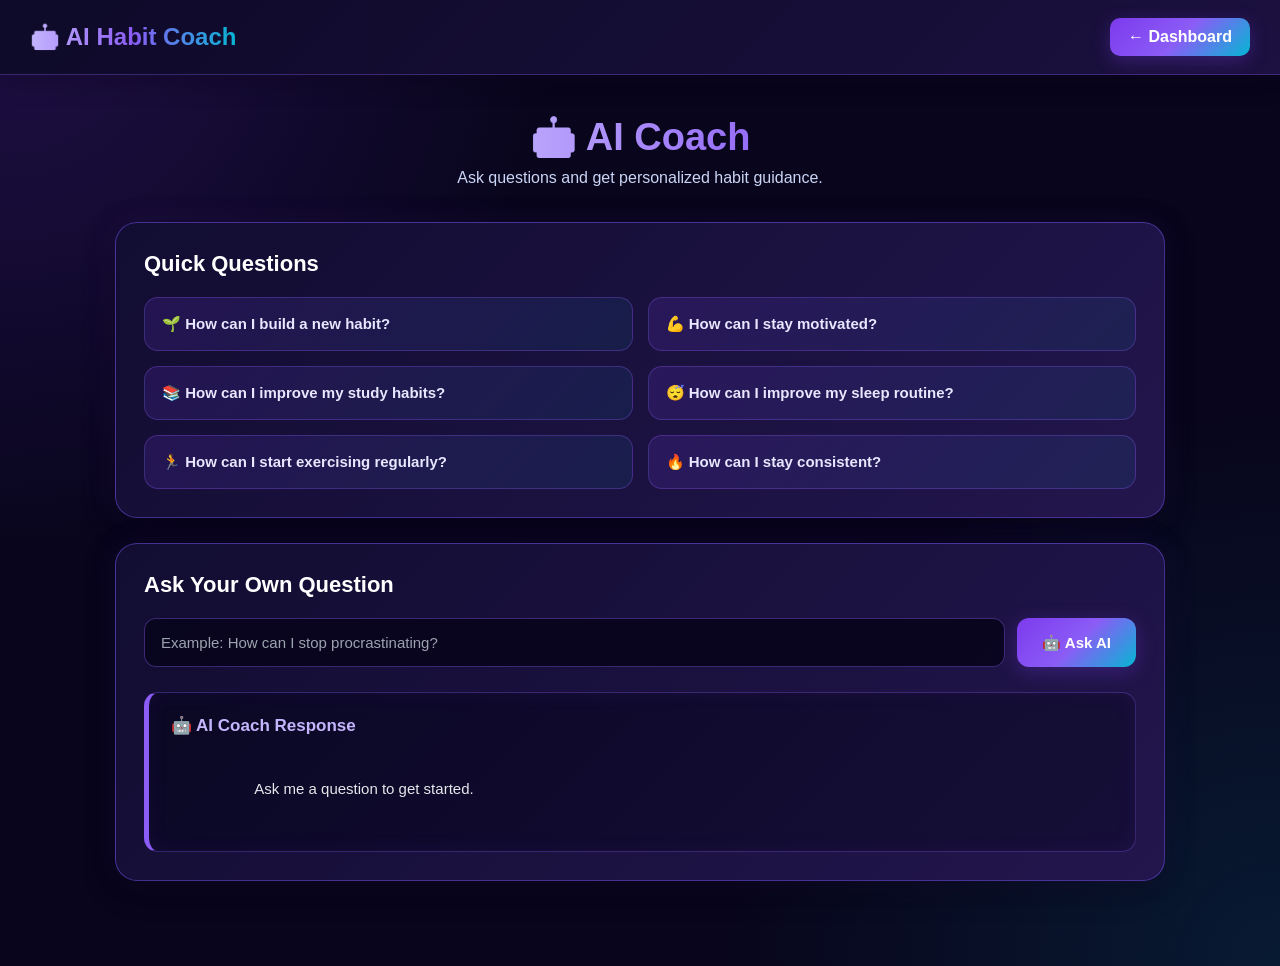
<file: AI-HABIT-COACH--main/Frontend/ai-coach.html>
<!DOCTYPE html>
<html lang="en">

<head>
    <meta charset="UTF-8">
    <meta name="viewport" content="width=device-width, initial-scale=1.0">

    <title>AI Coach - AI Habit Coach</title>
    <link rel="icon" href="data:,">

    <style>
        * {
            box-sizing: border-box;
        }

        body {
            margin: 0;
            font-family: Arial, sans-serif;
            background:
                radial-gradient(circle at top left, rgba(124, 58, 237, 0.20), transparent 35%),
                radial-gradient(circle at bottom right, rgba(6, 182, 212, 0.12), transparent 35%),
                #08051c;
            color: #ffffff;
            min-height: 100vh;
        }

        /* ================================
           TOP BAR
        ================================= */

        .topbar {
            background:
                linear-gradient(
                    135deg,
                    rgba(14, 10, 40, 0.98),
                    rgba(28, 17, 65, 0.98)
                );

            padding: 18px 30px;

            display: flex;
            justify-content: space-between;
            align-items: center;

            border-bottom: 1px solid rgba(139, 92, 246, 0.35);

            box-shadow:
                0 5px 25px rgba(0, 0, 0, 0.35),
                0 0 25px rgba(124, 58, 237, 0.08);

            position: sticky;
            top: 0;
            z-index: 100;
        }

        .logo {
            font-size: 24px;
            font-weight: 800;

            background:
                linear-gradient(
                    90deg,
                    #c4b5fd,
                    #8b5cf6,
                    #06b6d4
                );

            -webkit-background-clip: text;
            background-clip: text;

            -webkit-text-fill-color: transparent;
        }

        .back-btn {
            text-decoration: none;

            background:
                linear-gradient(
                    135deg,
                    #7c3aed,
                    #8b5cf6,
                    #06b6d4
                );

            color: #ffffff;

            padding: 10px 18px;

            border-radius: 10px;

            font-weight: 700;

            box-shadow:
                0 5px 18px rgba(124, 58, 237, 0.3);

            transition: 0.2s ease;
        }

        .back-btn:hover {
            transform: translateY(-2px);

            filter: brightness(1.12);

            box-shadow:
                0 8px 25px rgba(124, 58, 237, 0.45);
        }


        /* ================================
           MAIN CONTAINER
        ================================= */

        .container {
            width: 100%;
            max-width: 1100px;

            margin: 0 auto;

            padding: 40px 25px 60px;
        }


        /* ================================
           HERO
        ================================= */

        .hero {
            text-align: center;

            margin-bottom: 35px;
        }

        .hero h1 {
            margin: 0 0 10px;

            font-size: 38px;

            font-weight: 900;

            background:
                linear-gradient(
                    90deg,
                    #ffffff,
                    #c4b5fd,
                    #8b5cf6,
                    #22d3ee
                );

            -webkit-background-clip: text;
            background-clip: text;

            -webkit-text-fill-color: transparent;
        }

        .hero p {
            margin: 0;

            color: #cbd5f5;

            font-size: 16px;
        }


        /* ================================
           COACH CARD
        ================================= */

        .coach-card {
            background:
                linear-gradient(
                    135deg,
                    rgba(18, 13, 50, 0.98),
                    rgba(35, 22, 78, 0.98)
                );

            border:
                1px solid rgba(124, 92, 255, 0.45);

            border-radius: 22px;

            padding: 28px;

            margin-bottom: 25px;

            box-shadow:
                0 8px 30px rgba(0, 0, 0, 0.35),
                0 0 30px rgba(124, 58, 237, 0.10);

            transition: 0.25s ease;
        }

        .coach-card:hover {
            border-color: rgba(139, 92, 246, 0.8);

            box-shadow:
                0 12px 35px rgba(0, 0, 0, 0.45),
                0 0 35px rgba(139, 92, 246, 0.18);

            transform: translateY(-2px);
        }

        .coach-card h2 {
            margin-top: 0;
            margin-bottom: 20px;

            color: #ffffff;

            font-size: 22px;

            font-weight: 800;
        }


        /* ================================
           QUICK QUESTIONS
        ================================= */

        .quick-grid {
            display: grid;

            grid-template-columns:
                repeat(2, 1fr);

            gap: 15px;
        }

        .quick-btn {
            border: 1px solid rgba(139, 92, 246, 0.30);

            background:
                linear-gradient(
                    135deg,
                    rgba(124, 58, 237, 0.16),
                    rgba(6, 182, 212, 0.08)
                );

            color: #e9e7ff;

            padding: 17px;

            border-radius: 14px;

            cursor: pointer;

            text-align: left;

            font-size: 15px;

            font-weight: 600;

            transition: 0.2s ease;
        }

        .quick-btn:hover {
            background:
                linear-gradient(
                    135deg,
                    rgba(124, 58, 237, 0.35),
                    rgba(6, 182, 212, 0.18)
                );

            border-color: #8b5cf6;

            transform: translateY(-3px);

            box-shadow:
                0 8px 22px rgba(124, 58, 237, 0.20);
        }


        /* ================================
           QUESTION BOX
        ================================= */

        .question-box {
            display: flex;

            gap: 12px;

            margin-top: 20px;
        }

        #aiQuestion {
            flex: 1;

            padding: 15px 16px;

            border:
                1px solid rgba(139, 92, 246, 0.40);

            border-radius: 12px;

            font-size: 15px;

            outline: none;

            background:
                rgba(8, 5, 28, 0.90);

            color: #ffffff;

            transition: 0.2s ease;
        }

        #aiQuestion::placeholder {
            color: #9ca3af;
        }

        #aiQuestion:focus {
            border-color: #8b5cf6;

            box-shadow:
                0 0 18px rgba(139, 92, 246, 0.25);
        }


        /* ================================
           ASK BUTTON
        ================================= */

        .ask-btn {
            border: none;

            background:
                linear-gradient(
                    135deg,
                    #7c3aed,
                    #8b5cf6,
                    #06b6d4
                );

            color: #ffffff;

            padding: 0 25px;

            border-radius: 12px;

            cursor: pointer;

            font-size: 15px;

            font-weight: 800;

            box-shadow:
                0 5px 20px rgba(124, 58, 237, 0.30);

            transition: 0.2s ease;
        }

        .ask-btn:hover {
            transform: translateY(-2px);

            filter: brightness(1.15);

            box-shadow:
                0 8px 25px rgba(124, 58, 237, 0.45);
        }


        /* ================================
           AI RESPONSE
        ================================= */

        .response-box {
            background:
                linear-gradient(
                    135deg,
                    rgba(10, 8, 35, 0.95),
                    rgba(22, 14, 55, 0.95)
                );

            border:
                1px solid rgba(139, 92, 246, 0.35);

            border-left:
                5px solid #8b5cf6;

            border-radius: 14px;

            padding: 22px;

            margin-top: 25px;

            min-height: 120px;

            box-shadow:
                inset 0 0 20px rgba(124, 58, 237, 0.08);
        }

        .response-title {
            font-weight: 800;

            color: #c4b5fd;

            margin-bottom: 12px;

            font-size: 17px;
        }

        .response-text {
            line-height: 1.8;

            color: #e5e7eb;

            white-space: pre-wrap;

            font-size: 15px;
        }


        /* ================================
           LOADING / ERROR
        ================================= */

        .loading {
            color: #22d3ee;

            font-weight: 800;
        }

        .error {
            color: #f87171;

            font-weight: 700;
        }


        /* ================================
           AI ICON
        ================================= */

        .ai-icon {
            width: 60px;

            height: 60px;

            display: flex;

            align-items: center;

            justify-content: center;

            border-radius: 18px;

            background:
                linear-gradient(
                    135deg,
                    #7c3aed,
                    #a855f7,
                    #06b6d4
                );

            box-shadow:
                0 0 25px rgba(139, 92, 246, 0.4);

            font-size: 30px;

            margin-bottom: 15px;
        }


        /* ================================
           OPTIONAL AI CHAT CLASSES
        ================================= */

        .ai-coach-container {
            width: 100%;
        }

        .ai-coach-card {
            background:
                linear-gradient(
                    135deg,
                    rgba(14, 12, 45, 0.98),
                    rgba(31, 20, 75, 0.98)
                );

            border:
                1px solid rgba(124, 92, 255, 0.65);

            border-radius: 22px;

            padding: 25px;

            color: #ffffff;

            box-shadow:
                0 8px 30px rgba(0, 0, 0, 0.4),
                0 0 30px rgba(124, 92, 255, 0.15);
        }

        .ai-chat-box {
            background:
                rgba(10, 8, 35, 0.85);

            border:
                1px solid rgba(139, 92, 246, 0.35);

            border-radius: 18px;

            padding: 20px;

            color: #ffffff;

            min-height: 180px;
        }

        .user-message {
            background:
                linear-gradient(
                    135deg,
                    #2563eb,
                    #7c3aed
                );

            color: #ffffff;

            padding: 12px 16px;

            border-radius:
                15px 15px 4px 15px;

            margin:
                10px 0 10px auto;

            max-width: 75%;

            width: fit-content;
        }

        .ai-message {
            background:
                linear-gradient(
                    135deg,
                    rgba(124, 58, 237, 0.20),
                    rgba(6, 182, 212, 0.12)
                );

            border:
                1px solid rgba(139, 92, 246, 0.35);

            color: #ffffff;

            padding: 14px 16px;

            border-radius:
                15px 15px 15px 4px;

            margin: 10px 0;

            max-width: 80%;
        }

        .ai-input {
            background:
                rgba(10, 8, 35, 0.9);

            border:
                1px solid rgba(139, 92, 246, 0.45);

            color: #ffffff;

            border-radius: 12px;

            padding: 13px 15px;

            outline: none;
        }

        .ai-input::placeholder {
            color: #9ca3af;
        }

        .ai-input:focus {
            border-color: #8b5cf6;

            box-shadow:
                0 0 15px rgba(139, 92, 246, 0.25);
        }

        .ai-button {
            border: none;

            border-radius: 12px;

            padding: 12px 20px;

            font-weight: 800;

            cursor: pointer;

            color: #ffffff;

            background:
                linear-gradient(
                    135deg,
                    #7c3aed,
                    #8b5cf6,
                    #06b6d4
                );

            box-shadow:
                0 5px 20px rgba(124, 58, 237, 0.3);

            transition: 0.2s ease;
        }

        .ai-button:hover {
            transform: translateY(-2px);

            filter: brightness(1.15);
        }


        /* ================================
           MOBILE
        ================================= */

        @media (max-width: 700px) {

            .topbar {
                padding: 15px 16px;
            }

            .logo {
                font-size: 19px;
            }

            .back-btn {
                padding: 9px 13px;

                font-size: 13px;
            }

            .container {
                padding:
                    30px 15px 45px;
            }

            .hero h1 {
                font-size: 30px;
            }

            .hero p {
                font-size: 14px;
            }

            .coach-card {
                padding: 20px;
            }

            .quick-grid {
                grid-template-columns: 1fr;
            }

            .question-box {
                flex-direction: column;
            }

            .ask-btn {
                padding: 14px;
            }

            .user-message,
            .ai-message {
                max-width: 90%;
            }
        }
    </style>

</head>


<body>

    <!-- ================================
         TOP BAR
    ================================= -->

    <div class="topbar">

        <div class="logo">
            🤖 AI Habit Coach
        </div>

        <a
            href="dashboard.html"
            class="back-btn"
        >
            ← Dashboard
        </a>

    </div>


    <!-- ================================
         MAIN
    ================================= -->

    <div class="container">


        <!-- HERO -->

        <div class="hero">

            <h1>
                🤖 AI Coach
            </h1>

            <p>
                Ask questions and get personalized habit guidance.
            </p>

        </div>


        <!-- ================================
             QUICK QUESTIONS
        ================================= -->

        <div class="coach-card">

            <h2>
                Quick Questions
            </h2>

            <div class="quick-grid">


                <button
                    class="quick-btn"
                    type="button"
                    onclick="quickQuestion('How can I build a new habit?')"
                >
                    🌱 How can I build a new habit?
                </button>


                <button
                    class="quick-btn"
                    type="button"
                    onclick="quickQuestion('How can I stay motivated?')"
                >
                    💪 How can I stay motivated?
                </button>


                <button
                    class="quick-btn"
                    type="button"
                    onclick="quickQuestion('How can I improve my study habits?')"
                >
                    📚 How can I improve my study habits?
                </button>


                <button
                    class="quick-btn"
                    type="button"
                    onclick="quickQuestion('How can I improve my sleep routine?')"
                >
                    😴 How can I improve my sleep routine?
                </button>


                <button
                    class="quick-btn"
                    type="button"
                    onclick="quickQuestion('How can I start exercising regularly?')"
                >
                    🏃 How can I start exercising regularly?
                </button>


                <button
                    class="quick-btn"
                    type="button"
                    onclick="quickQuestion('How can I stay consistent with my habits?')"
                >
                    🔥 How can I stay consistent?
                </button>

            </div>

        </div>


        <!-- ================================
             ASK QUESTION
        ================================= -->

        <div class="coach-card">

            <h2>
                Ask Your Own Question
            </h2>


            <div class="question-box">

                <input
                    type="text"
                    id="aiQuestion"
                    placeholder="Example: How can I stop procrastinating?"
                    autocomplete="off"
                >


                <button
                    class="ask-btn"
                    type="button"
                    onclick="askAIQuestion()"
                >
                    🤖 Ask AI
                </button>

            </div>


            <!-- ================================
                 AI RESPONSE
            ================================= -->

            <div
                id="aiResponse"
                class="response-box"
            >

                <div class="response-title">
                    🤖 AI Coach Response
                </div>

                <div class="response-text">
                    Ask me a question to get started.
                </div>

            </div>

        </div>

    </div>


    <!-- ================================
         SCRIPT
    ================================= -->

    <script src="script.js"></script>

</body>

</html>
</file>
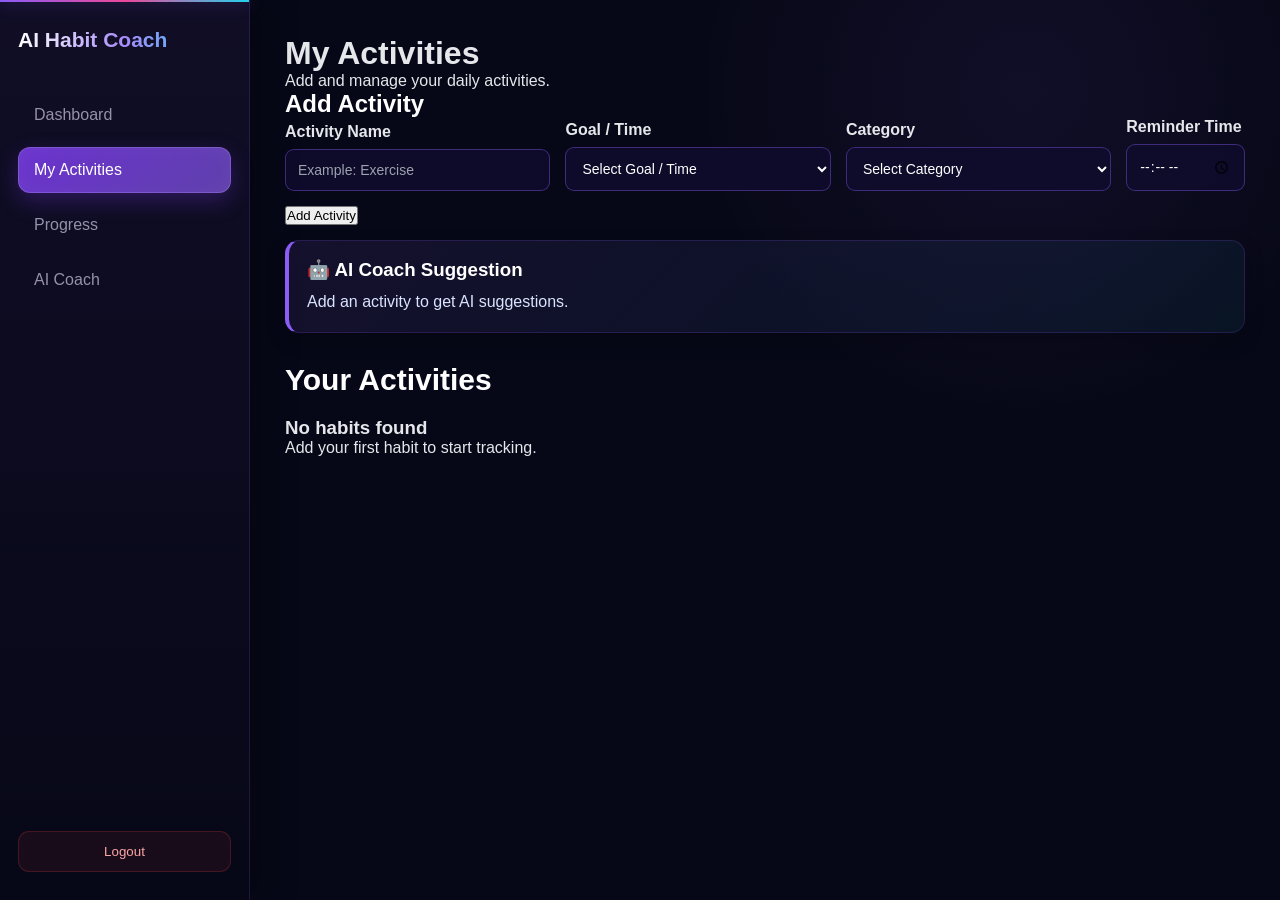
<file: AI-HABIT-COACH--main/Frontend/habits.html>
<!DOCTYPE html>
<html lang="en">

<head>

    <meta charset="UTF-8">

    <meta name="viewport" content="width=device-width, initial-scale=1.0">

    <title>AI Habit Coach - My Activities</title>

    <link rel="stylesheet" href="style.css">

    <style>

        /* =====================================================
           MY ACTIVITIES PAGE
           ===================================================== */

        .activities-section {
            width: 100%;
            margin-top: 30px;
        }

        .activities-section h2 {
            color: #ffffff !important;
            font-size: 30px;
            font-weight: 800;
            margin-bottom: 20px;
        }


        /* =====================================================
           ACTIVITY CARD
           ===================================================== */

        .activity-card {
            background:
                linear-gradient(
                    135deg,
                    rgba(14, 12, 45, 0.98),
                    rgba(31, 20, 75, 0.98)
                ) !important;

            padding: 22px !important;

            margin-bottom: 18px !important;

            border-radius: 20px !important;

            border: 1px solid rgba(124, 92, 255, 0.65) !important;

            box-shadow:
                0 8px 30px rgba(0, 0, 0, 0.40),
                0 0 25px rgba(124, 92, 255, 0.12) !important;

            color: #ffffff !important;

            opacity: 1 !important;

            transition:
                transform 0.25s ease,
                box-shadow 0.25s ease,
                border-color 0.25s ease;
        }


        .activity-card:hover {
            transform: translateY(-3px);

            border-color: #8b5cf6 !important;

            box-shadow:
                0 12px 35px rgba(0, 0, 0, 0.50),
                0 0 30px rgba(139, 92, 246, 0.25) !important;
        }


        /* =====================================================
           ACTIVITY TOP
           ===================================================== */

        .activity-top {
            display: flex;

            justify-content: space-between;

            align-items: flex-start;

            gap: 15px;

            margin-bottom: 15px;
        }


        /* =====================================================
           ACTIVITY NAME
           ===================================================== */

        .activity-top h3 {
            margin: 0 0 10px 0;

            font-size: 22px;

            font-weight: 800;

            color: #ffffff !important;

            opacity: 1 !important;
        }


        /* =====================================================
           CATEGORY BADGE
           ===================================================== */

        .category-badge {
            display: inline-block;

            padding: 6px 13px;

            border-radius: 20px;

            background:
                linear-gradient(
                    135deg,
                    #7c3aed,
                    #a855f7
                ) !important;

            color: #ffffff !important;

            font-size: 13px;

            font-weight: 700;

            border: none !important;

            opacity: 1 !important;

            box-shadow:
                0 0 12px rgba(139, 92, 246, 0.25);
        }


        /* =====================================================
           STATUS BADGE
           ===================================================== */

        .status-badge {
            padding: 6px 13px;

            border-radius: 20px;

            font-size: 13px;

            font-weight: 700;

            white-space: nowrap;

            opacity: 1 !important;
        }


        .status-badge.completed {
            background:
                rgba(34, 197, 94, 0.18) !important;

            color: #4ade80 !important;

            border: 1px solid rgba(74, 222, 128, 0.40);
        }


        .status-badge.pending {
            background:
                rgba(250, 204, 21, 0.15) !important;

            color: #facc15 !important;

            border: 1px solid rgba(250, 204, 21, 0.35);
        }


        /* =====================================================
           COMPLETED ACTIVITY
           ===================================================== */

        .activity-completed {
            opacity: 1 !important;
        }


        .activity-completed h3 {
            color: #ffffff !important;
        }


        /* =====================================================
           ACTIVITY INFO
           ===================================================== */

        .activity-info {
            margin-top: 12px;

            font-size: 16px;

            color: #dbe4ff !important;

            font-weight: 500;

            opacity: 1 !important;
        }


        .activity-info strong {
            color: #ffffff !important;
        }


        /* =====================================================
           KEEP ALL CARD TEXT CLEAR
           ===================================================== */

        .activity-card h1,
        .activity-card h2,
        .activity-card h3,
        .activity-card h4,
        .activity-card p,
        .activity-card span,
        .activity-card label,
        .activity-card div {
            opacity: 1 !important;
        }


        /* =====================================================
           ACTIVITY BUTTONS
           ===================================================== */

        .activity-buttons {
            display: flex;

            gap: 10px;

            flex-wrap: wrap;

            margin-top: 20px;
        }


        .activity-buttons button {
            border: none;

            padding: 10px 17px;

            border-radius: 10px;

            cursor: pointer;

            font-weight: 700;

            font-size: 14px;

            color: #ffffff !important;

            opacity: 1 !important;

            transition:
                transform 0.2s ease,
                filter 0.2s ease;
        }


        .activity-buttons button:hover {
            transform: translateY(-2px);

            filter: brightness(1.12);
        }


        /* =====================================================
           COMPLETE BUTTON
           ===================================================== */

        .complete-btn {
            background:
                linear-gradient(
                    135deg,
                    #16a34a,
                    #22c55e
                ) !important;

            color: #ffffff !important;

            box-shadow:
                0 5px 15px rgba(34, 197, 94, 0.20);
        }


        /* =====================================================
           EDIT BUTTON
           ===================================================== */

        .edit-btn {
            background:
                linear-gradient(
                    135deg,
                    #2563eb,
                    #3b82f6
                ) !important;

            color: #ffffff !important;
        }


        /* =====================================================
           DELETE BUTTON
           ===================================================== */

        .delete-btn {
            background:
                linear-gradient(
                    135deg,
                    #dc2626,
                    #ef4444
                ) !important;

            color: #ffffff !important;

            box-shadow:
                0 5px 15px rgba(239, 68, 68, 0.15);
        }


        /* =====================================================
           TIMER BOX
           ===================================================== */

        .timer-box {
            margin-top: 18px;

            padding: 16px;

            background:
                rgba(124, 58, 237, 0.12) !important;

            border:
                1px solid rgba(139, 92, 246, 0.35);

            border-radius: 12px;

            color: #ffffff !important;
        }


        .timer-display {
            display: inline-block;

            font-size: 26px;

            font-weight: 800;

            color: #c4b5fd !important;

            margin-right: 10px;

            margin-bottom: 8px;
        }


        .timer-btn {
            border: none;

            padding: 9px 14px;

            border-radius: 9px;

            cursor: pointer;

            font-weight: 700;

            background:
                linear-gradient(
                    135deg,
                    #7c3aed,
                    #8b5cf6
                ) !important;

            color: #ffffff !important;
        }


        .stop-timer-btn {
            background:
                linear-gradient(
                    135deg,
                    #dc2626,
                    #ef4444
                ) !important;

            margin-left: 5px;
        }


        /* =====================================================
           EMPTY STATE
           ===================================================== */

        .empty-state {
            text-align: center;

            padding: 45px 25px;

            background:
                linear-gradient(
                    135deg,
                    rgba(14, 12, 45, 0.98),
                    rgba(31, 20, 75, 0.98)
                ) !important;

            border:
                1px solid rgba(124, 92, 255, 0.55);

            border-radius: 20px;

            color: #ffffff !important;

            box-shadow:
                0 8px 25px rgba(0, 0, 0, 0.30);
        }


        .empty-state h3,
        .empty-state p {
            color: #ffffff !important;
        }


        /* =====================================================
           CUSTOM INPUTS
           ===================================================== */

        #customGoal {
            display: none;

            margin-top: 10px;
        }


        #otherCategory {
            display: none;

            margin-top: 10px;
        }


        /* =====================================================
           FORM
           ===================================================== */

        .form-card {
            color: #ffffff;
        }


        .form-card h2 {
            color: #ffffff !important;
        }


        .form-card label {
            color: #e5e7eb !important;
        }


        .form-card input,
        .form-card select {
            color: #ffffff !important;

            background:
                rgba(15, 12, 45, 0.90) !important;

            border:
                1px solid rgba(139, 92, 246, 0.40) !important;
        }


        .form-card input::placeholder {
            color: #9ca3af !important;
        }


        .form-card option {
            background: #15102f;

            color: #ffffff;
        }


        /* =====================================================
           AI SUGGESTION
           ===================================================== */

        .ai-suggestion {
            color: #ffffff !important;
        }


        .ai-suggestion h3 {
            color: #ffffff !important;
        }


        .ai-suggestion p {
            color: #dbe4ff !important;
        }


        /* =====================================================
           MOBILE RESPONSIVE
           ===================================================== */

        @media (max-width: 768px) {

            .activities-section h2 {
                font-size: 25px;
            }


            .activity-card {
                padding: 18px !important;
            }


            .activity-top {
                flex-direction: column;
            }


            .activity-top h3 {
                font-size: 20px;
            }


            .activity-buttons {
                width: 100%;
            }


            .activity-buttons button {
                flex: 1;

                min-width: 100px;
            }

        }

    </style>

</head>


<body>


<div class="dashboard">


    <!-- =====================================================
         SIDEBAR
         ===================================================== -->

    <aside class="sidebar">

        <h2>AI Habit Coach</h2>

        <nav>

            <a href="dashboard.html">
                Dashboard
            </a>

            <a href="habits.html" class="active">
                My Activities
            </a>

            <a href="progress.html">
                Progress
            </a>

            <a href="ai-coach.html">
                AI Coach
            </a>

        </nav>


        <button
            type="button"
            onclick="logout()"
            class="logout-btn"
        >
            Logout
        </button>

    </aside>



    <!-- =====================================================
         MAIN CONTENT
         ===================================================== -->

    <main class="main-content">


        <h1>My Activities</h1>

        <p>
            Add and manage your daily activities.
        </p>



        <!-- =================================================
             ADD ACTIVITY FORM
             ================================================= -->

        <div class="form-card">

            <h2>Add Activity</h2>


            <form id="habitForm">


                <!-- ACTIVITY NAME -->

                <div class="form-group">

                    <label for="habitName">
                        Activity Name
                    </label>

                    <input
                        type="text"
                        id="habitName"
                        placeholder="Example: Exercise"
                        required
                    >

                </div>



                <!-- GOAL / TIME -->

                <div class="form-group">

                    <label for="habitGoalSelect">
                        Goal / Time
                    </label>

                    <select
                        id="habitGoalSelect"
                        required
                    >

                        <option value="">
                            Select Goal / Time
                        </option>

                        <option value="5 Minutes">
                            5 Minutes
                        </option>

                        <option value="10 Minutes">
                            10 Minutes
                        </option>

                        <option value="15 Minutes">
                            15 Minutes
                        </option>

                        <option value="20 Minutes">
                            20 Minutes
                        </option>

                        <option value="30 Minutes">
                            30 Minutes
                        </option>

                        <option value="45 Minutes">
                            45 Minutes
                        </option>

                        <option value="60 Minutes">
                            60 Minutes
                        </option>

                        <option value="90 Minutes">
                            90 Minutes
                        </option>

                        <option value="120 Minutes">
                            120 Minutes
                        </option>

                        <option value="1 Hour">
                            1 Hour
                        </option>

                        <option value="2 Hours">
                            2 Hours
                        </option>

                        <option value="Other">
                            Other
                        </option>

                    </select>


                    <!-- CUSTOM GOAL -->

                    <input
                        type="text"
                        id="habitGoal"
                        placeholder="Example: 25 Minutes"
                    >

                </div>



                <!-- =================================================
                     CATEGORY
                     ================================================= -->

                <div class="form-group">

                    <label for="habitCategory">
                        Category
                    </label>

                    <select
                        id="habitCategory"
                        required
                    >

                        <option value="">
                            Select Category
                        </option>

                        <option value="Health">
                            Health
                        </option>

                        <option value="Study">
                            Study
                        </option>

                        <option value="Fitness">
                            Fitness
                        </option>

                        <option value="Personal">
                            Personal
                        </option>

                        <option value="Lifestyle">
                            Lifestyle
                        </option>

                        <option value="Other">
                            Other
                        </option>

                    </select>


                    <!-- CUSTOM CATEGORY -->

                    <input
                        type="text"
                        id="otherCategory"
                        placeholder="Type your own category..."
                    >

                </div>



                <!-- =================================================
                     REMINDER
                     ================================================= -->

                <div class="form-group">

                    <label for="reminderTime">
                        Reminder Time
                    </label>

                    <input
                        type="time"
                        id="reminderTime"
                    >

                </div>



                <!-- =================================================
                     FORM BUTTONS
                     ================================================= -->

                <div class="form-buttons">

                    <button
                        type="submit"
                        id="habitSubmitBtn"
                    >
                        Add Activity
                    </button>


                    <button
                        type="button"
                        id="cancelEditBtn"
                        style="display: none;"
                    >
                        Cancel
                    </button>

                </div>


            </form>

        </div>



        <!-- =====================================================
             AI SUGGESTION
             ===================================================== -->

        <div class="ai-suggestion">

            <h3>🤖 AI Coach Suggestion</h3>

            <p id="aiSuggestion">
                Add an activity to get AI suggestions.
            </p>

        </div>



        <!-- =====================================================
             ACTIVITIES
             ===================================================== -->

        <div class="activities-section">

            <h2>
                Your Activities
            </h2>


            <div id="habitsList"></div>

        </div>


    </main>

</div>



<!-- =========================================================
     JAVASCRIPT
     ========================================================= -->

<script src="script.js"></script>


</body>

</html>
</file>
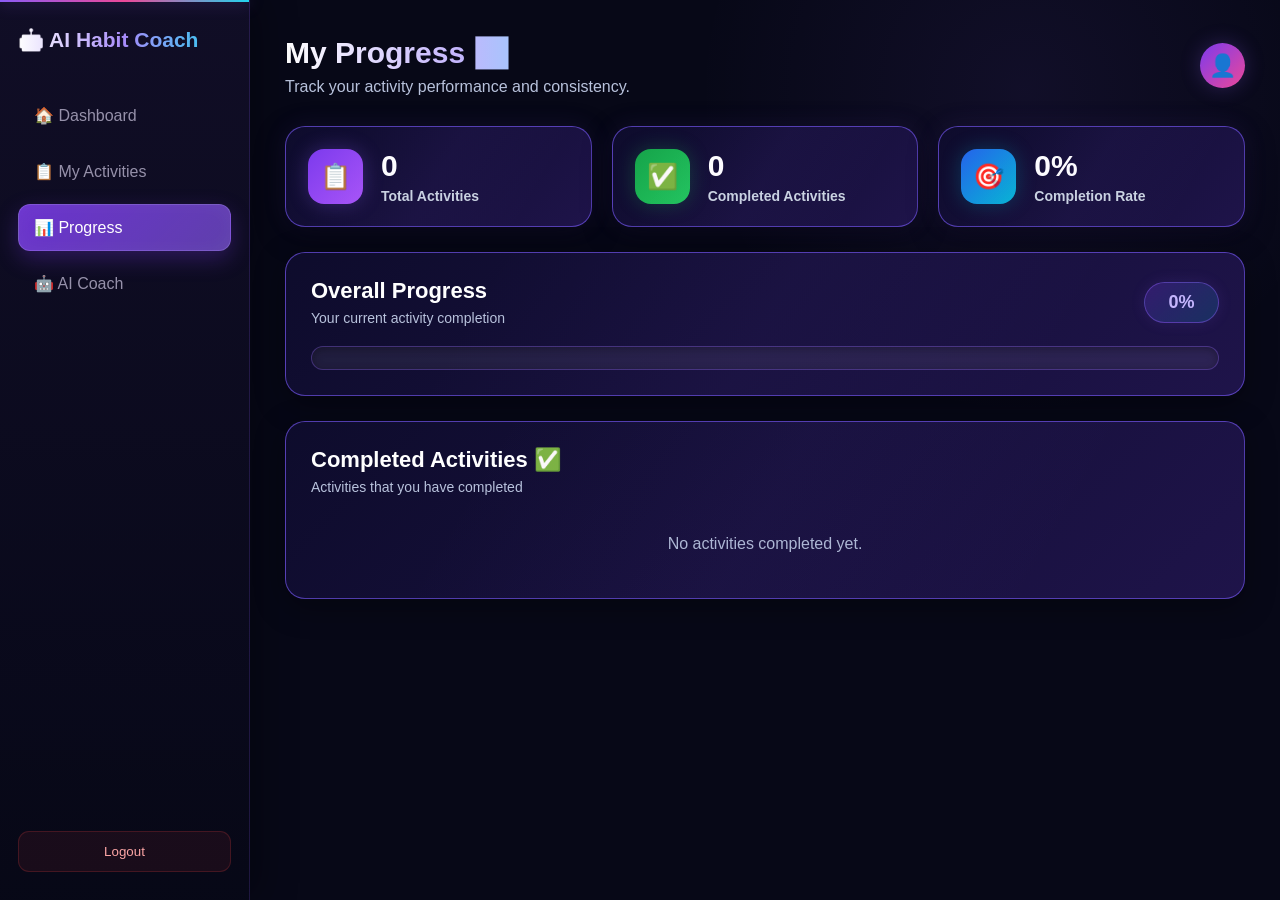
<file: AI-HABIT-COACH--main/Frontend/progress.html>
<!DOCTYPE html>
<html lang="en">

<head>

    <meta charset="UTF-8">

    <meta name="viewport" content="width=device-width, initial-scale=1.0">

    <title>AI Habit Coach - Progress</title>

    <link rel="stylesheet" href="style.css">


    <style>

        /* =====================================================
           FUTURISTIC PROGRESS PAGE
           ===================================================== */

        .progress-stats {
            display: grid;

            grid-template-columns:
                repeat(3, 1fr);

            gap: 20px;

            margin-bottom: 25px;
        }


        /* =====================================================
           PROGRESS STAT CARD
           ===================================================== */

        .progress-stat-card {

            display: flex;

            align-items: center;

            gap: 18px;

            padding: 22px;

            border-radius: 20px;

            background:
                linear-gradient(
                    135deg,
                    rgba(14, 12, 45, 0.98),
                    rgba(31, 20, 75, 0.98)
                ) !important;

            border:
                1px solid rgba(124, 92, 255, 0.60) !important;

            box-shadow:
                0 8px 30px rgba(0, 0, 0, 0.35),
                0 0 25px rgba(124, 92, 255, 0.10);

            color: #ffffff !important;

            transition:
                transform 0.25s ease,
                box-shadow 0.25s ease,
                border-color 0.25s ease;
        }


        .progress-stat-card:hover {

            transform:
                translateY(-4px);

            border-color:
                #8b5cf6 !important;

            box-shadow:
                0 12px 35px rgba(0, 0, 0, 0.45),
                0 0 30px rgba(139, 92, 246, 0.20);
        }


        .progress-stat-card h2 {

            margin: 0;

            font-size: 30px;

            font-weight: 900;

            color: #ffffff !important;
        }


        .progress-stat-card p {

            margin: 5px 0 0;

            color:
                #cbd5e1 !important;

            font-size: 14px;

            font-weight: 600;
        }


        /* =====================================================
           ICONS
           ===================================================== */

        .progress-icon {

            width: 55px;

            height: 55px;

            min-width: 55px;

            display: flex;

            align-items: center;

            justify-content: center;

            border-radius: 16px;

            font-size: 25px;

            color: #ffffff !important;
        }


        .progress-icon.purple {

            background:
                linear-gradient(
                    135deg,
                    #7c3aed,
                    #a855f7
                ) !important;

            box-shadow:
                0 0 20px
                rgba(139, 92, 246, 0.30);
        }


        .progress-icon.green {

            background:
                linear-gradient(
                    135deg,
                    #16a34a,
                    #22c55e
                ) !important;

            box-shadow:
                0 0 20px
                rgba(34, 197, 94, 0.25);
        }


        .progress-icon.blue {

            background:
                linear-gradient(
                    135deg,
                    #2563eb,
                    #06b6d4
                ) !important;

            box-shadow:
                0 0 20px
                rgba(6, 182, 212, 0.25);
        }


        /* =====================================================
           PROGRESS BOX
           ===================================================== */

        .progress-box {

            margin-bottom: 25px;

            padding: 25px;

            border-radius: 20px;

            background:
                linear-gradient(
                    135deg,
                    rgba(14, 12, 45, 0.98),
                    rgba(31, 20, 75, 0.98)
                ) !important;

            border:
                1px solid rgba(124, 92, 255, 0.60) !important;

            box-shadow:
                0 8px 30px
                rgba(0, 0, 0, 0.35);

            color: #ffffff !important;
        }


        /* =====================================================
           SECTION TITLE
           ===================================================== */

        .section-title {

            display: flex;

            justify-content: space-between;

            align-items: center;

            gap: 20px;

            margin-bottom: 20px;
        }


        .section-title h2 {

            margin: 0 0 6px;

            color:
                #ffffff !important;

            font-size: 22px;

            font-weight: 800;
        }


        .section-title p {

            margin: 0;

            color:
                #b8c2dc !important;

            font-size: 14px;
        }


        /* =====================================================
           PERCENTAGE
           ===================================================== */

        .week-label {

            min-width: 75px;

            text-align: center;

            padding: 9px 14px;

            border-radius: 30px;

            background:
                linear-gradient(
                    135deg,
                    rgba(124, 58, 237, 0.25),
                    rgba(6, 182, 212, 0.18)
                ) !important;

            border:
                1px solid
                rgba(139, 92, 246, 0.45);

            color:
                #c4b5fd !important;

            font-size: 18px;

            font-weight: 900;

            box-shadow:
                0 0 15px
                rgba(139, 92, 246, 0.12);
        }


        /* =====================================================
           PROGRESS BAR BACKGROUND
           ===================================================== */

        .progress-line {

            width: 100%;

            height: 24px;

            background:
                rgba(255, 255, 255, 0.07) !important;

            border:
                1px solid
                rgba(139, 92, 246, 0.30);

            border-radius: 30px;

            overflow: hidden;

            position: relative;

            box-shadow:
                inset 0 2px 8px
                rgba(0, 0, 0, 0.30);
        }


        /* =====================================================
           PROGRESS BAR FILL
           ===================================================== */

        .progress-line-fill {

            width: 0%;

            height: 100%;

            min-width: 0;

            border-radius: 30px;

            background:
                linear-gradient(
                    90deg,
                    #7c3aed,
                    #8b5cf6,
                    #06b6d4,
                    #22c55e
                ) !important;

            box-shadow:
                0 0 18px
                rgba(139, 92, 246, 0.60);

            transition:
                width 1s ease;

            position: relative;
        }


        /* Shining effect */

        .progress-line-fill::after {

            content: "";

            position: absolute;

            top: 0;

            left: 0;

            width: 100%;

            height: 50%;

            background:
                rgba(255, 255, 255, 0.15);

            border-radius: 30px;
        }


        /* =====================================================
           COMPLETED ACTIVITIES
           ===================================================== */

        #completedActivitiesList {

            color: #ffffff !important;
        }


        #completedActivitiesList > p {

            color:
                #aeb9d3 !important;

            padding: 20px;

            text-align: center;
        }


        /* Completed activity cards if generated by JS */

        #completedActivitiesList > div {

            background:
                linear-gradient(
                    135deg,
                    rgba(20, 16, 60, 0.98),
                    rgba(39, 25, 85, 0.98)
                ) !important;

            border:
                1px solid
                rgba(124, 92, 255, 0.40);

            border-radius: 15px;

            padding: 16px;

            margin-bottom: 12px;

            color: #ffffff !important;
        }


        #completedActivitiesList strong {

            color:
                #ffffff !important;
        }


        #completedActivitiesList span {

            color:
                #cbd5e1 !important;
        }


        /* =====================================================
           HEADER
           ===================================================== */

        .top-header h1 {

            color:
                #ffffff !important;

            font-weight: 900;
        }


        .top-header p {

            color:
                #b8c2dc !important;
        }


        /* =====================================================
           MOBILE RESPONSIVE
           ===================================================== */

        @media (max-width: 900px) {

            .progress-stats {

                grid-template-columns:
                    1fr 1fr;
            }

        }


        @media (max-width: 600px) {

            .progress-stats {

                grid-template-columns:
                    1fr;
            }


            .progress-box {

                padding: 18px;
            }


            .section-title {

                align-items: flex-start;

                flex-direction: column;
            }


            .week-label {

                align-self: flex-start;
            }


            .progress-line {

                height: 20px;
            }

        }

    </style>

</head>


<body>


<div class="dashboard">


    <!-- ================= SIDEBAR ================= -->

    <aside class="sidebar">

        <h2>🤖 AI Habit Coach</h2>


        <nav>

            <a href="dashboard.html">
                🏠 Dashboard
            </a>


            <a href="habits.html">
                📋 My Activities
            </a>


            <a href="progress.html" class="active">
                📊 Progress
            </a>


            <a href="ai-coach.html">
                🤖 AI Coach
            </a>

        </nav>


        <button
            type="button"
            class="logout-btn"
            onclick="logout()">

            Logout

        </button>

    </aside>



    <!-- ================= MAIN CONTENT ================= -->

    <main class="main-content">


        <!-- ================= HEADER ================= -->

        <header class="top-header">

            <div>

                <h1>
                    My Progress 📊
                </h1>

                <p>
                    Track your activity performance and consistency.
                </p>

            </div>


            <div class="profile">
                👤
            </div>

        </header>



        <!-- ================= PROGRESS STATISTICS ================= -->

        <section class="progress-stats">


            <!-- TOTAL ACTIVITIES -->

            <div class="progress-stat-card">

                <div class="progress-icon purple">
                    📋
                </div>


                <div>

                    <h2 id="progressTotal">
                        0
                    </h2>

                    <p>
                        Total Activities
                    </p>

                </div>

            </div>



            <!-- COMPLETED ACTIVITIES -->

            <div class="progress-stat-card">

                <div class="progress-icon green">
                    ✅
                </div>


                <div>

                    <h2 id="progressCompleted">
                        0
                    </h2>

                    <p>
                        Completed Activities
                    </p>

                </div>

            </div>



            <!-- COMPLETION RATE -->

            <div class="progress-stat-card">

                <div class="progress-icon blue">
                    🎯
                </div>


                <div>

                    <h2 id="progressRate">
                        0%
                    </h2>

                    <p>
                        Completion Rate
                    </p>

                </div>

            </div>


        </section>



        <!-- ================= OVERALL PROGRESS ================= -->

        <section class="progress-box">


            <div class="section-title">

                <div>

                    <h2>
                        Overall Progress
                    </h2>

                    <p>
                        Your current activity completion
                    </p>

                </div>


                <span
                    class="week-label"
                    id="overallPercentage">

                    0%

                </span>

            </div>



            <!-- PROGRESS BAR -->

            <div class="progress-line">

                <div
                    class="progress-line-fill"
                    id="overallProgressBar">

                </div>

            </div>


        </section>



        <!-- ================= COMPLETED ACTIVITIES ================= -->

        <section class="progress-box">


            <div class="section-title">

                <div>

                    <h2>
                        Completed Activities ✅
                    </h2>

                    <p>
                        Activities that you have completed
                    </p>

                </div>

            </div>


            <div
                id="completedActivitiesList"
                style="margin-top:20px;">

                <p>
                    No activities completed yet.
                </p>

            </div>


        </section>


    </main>

</div>



<!-- ================= JAVASCRIPT ================= -->

<script src="script.js"></script>


<script>

document.addEventListener(
    "DOMContentLoaded",
    function () {

        if (
            typeof displayProgress === "function"
        ) {

            displayProgress();

        }

    }
);

</script>


</body>

</html>
</file>
<file: AI-HABIT-COACH--main/style.css>
/* =========================================================
   🤖 AI HABIT COACH
   FUTURISTIC NEON / DARK PURPLE THEME
   ========================================================= */

/* =========================
   RESET
   ========================= */

* {
    margin: 0;
    padding: 0;
    box-sizing: border-box;
    font-family: Arial, sans-serif;
}

html {
    scroll-behavior: smooth;
}

body {
    min-height: 100vh;
    color: #e5e7eb;

    background:
        radial-gradient(
            circle at 15% 10%,
            rgba(139, 92, 246, 0.22),
            transparent 28%
        ),
        radial-gradient(
            circle at 85% 20%,
            rgba(236, 72, 153, 0.14),
            transparent 25%
        ),
        radial-gradient(
            circle at 50% 90%,
            rgba(34, 211, 238, 0.10),
            transparent 30%
        ),
        linear-gradient(
            135deg,
            #050612,
            #0b0820 45%,
            #10091f
        );

    background-attachment: fixed;
}

/* =========================
   COLOR SYSTEM
   ========================= */

:root {
    --bg-main: #070817;
    --bg-secondary: #0d0b20;
    --bg-card: rgba(22, 18, 48, 0.82);

    --purple: #8b5cf6;
    --purple-dark: #6d28d9;
    --violet: #a855f7;

    --cyan: #22d3ee;
    --cyan-dark: #0891b2;

    --pink: #ec4899;
    --blue: #6366f1;

    --white: #f8fafc;
    --text: #e5e7eb;
    --muted: #9ca3af;

    --border: rgba(167, 139, 250, 0.22);

    --shadow: 0 15px 40px rgba(0, 0, 0, 0.45);

    --glow-purple: 0 0 25px rgba(139, 92, 246, 0.35);
    --glow-cyan: 0 0 25px rgba(34, 211, 238, 0.25);
}

/* =========================
   SCROLLBAR
   ========================= */

::-webkit-scrollbar {
    width: 8px;
}

::-webkit-scrollbar-track {
    background: #070817;
}

::-webkit-scrollbar-thumb {
    background: linear-gradient(
        #8b5cf6,
        #ec4899,
        #22d3ee
    );
    border-radius: 20px;
}

::-webkit-scrollbar-thumb:hover {
    background: linear-gradient(
        #a855f7,
        #ec4899,
        #22d3ee
    );
}

/* =========================================================
   🔐 LOGIN PAGE
   ========================================================= */

.login-container {
    min-height: 100vh;

    display: flex;
    justify-content: center;
    align-items: center;

    padding: 25px;

    position: relative;
    overflow: hidden;
}

.login-container::before {
    content: "";

    position: absolute;

    width: 420px;
    height: 420px;

    border-radius: 50%;

    background:
        radial-gradient(
            circle,
            rgba(139, 92, 246, 0.22),
            transparent 70%
        );

    top: -150px;
    left: -120px;

    pointer-events: none;
}

.login-container::after {
    content: "";

    position: absolute;

    width: 400px;
    height: 400px;

    border-radius: 50%;

    background:
        radial-gradient(
            circle,
            rgba(34, 211, 238, 0.12),
            transparent 70%
        );

    bottom: -150px;
    right: -120px;

    pointer-events: none;
}

/* Login box */

.login-box {
    width: 400px;

    padding: 42px;

    position: relative;
    z-index: 2;

    background:
        linear-gradient(
            145deg,
            rgba(27, 22, 58, 0.94),
            rgba(12, 10, 30, 0.96)
        );

    border: 1px solid rgba(167, 139, 250, 0.25);

    border-radius: 24px;

    box-shadow:
        0 30px 80px rgba(0, 0, 0, 0.55),
        0 0 50px rgba(139, 92, 246, 0.12);

    backdrop-filter: blur(20px);
}

.login-box h1 {
    text-align: center;

    margin-bottom: 10px;

    font-size: 30px;

    background:
        linear-gradient(
            90deg,
            #ffffff,
            #a78bfa,
            #22d3ee
        );

    background-clip: text;
    -webkit-background-clip: text;

    color: transparent;
    -webkit-text-fill-color: transparent;
}

.subtitle {
    text-align: center;

    color: var(--muted);

    margin-bottom: 30px;

    line-height: 1.5;
}

/* Labels */

.login-box label {
    display: block;

    margin-bottom: 8px;

    color: #d8d4ef;

    font-weight: bold;

    font-size: 14px;
}

/* Inputs */

.login-box input {
    width: 100%;

    padding: 14px;

    margin-bottom: 20px;

    background: rgba(7, 8, 23, 0.75);

    color: white;

    border: 1px solid rgba(167, 139, 250, 0.20);

    border-radius: 12px;

    outline: none;

    font-size: 15px;

    transition: 0.3s;
}

.login-box input::placeholder {
    color: #6b7280;
}

.login-box input:hover {
    border-color: rgba(167, 139, 250, 0.45);
}

.login-box input:focus {
    border-color: #8b5cf6;

    box-shadow:
        0 0 0 3px rgba(139, 92, 246, 0.12),
        0 0 20px rgba(139, 92, 246, 0.10);
}

/* Login button */

.login-box button {
    width: 100%;

    padding: 14px;

    background:
        linear-gradient(
            135deg,
            #7c3aed,
            #8b5cf6,
            #ec4899
        );

    color: white;

    border: none;

    border-radius: 12px;

    font-size: 16px;

    font-weight: bold;

    cursor: pointer;

    box-shadow:
        0 10px 25px rgba(124, 58, 237, 0.28);

    transition: all 0.3s ease;
}

.login-box button:hover {
    transform: translateY(-2px);

    box-shadow:
        0 15px 30px rgba(139, 92, 246, 0.38);
}

.login-box button:active {
    transform: scale(0.98);
}

.register-text {
    text-align: center;

    margin-top: 20px;

    color: #8f8aa5;
}

.register-text a {
    color: #a78bfa;

    text-decoration: none;

    font-weight: bold;
}

.register-text a:hover {
    color: #22d3ee;
}

/* =========================================================
   🖥️ DASHBOARD
   ========================================================= */

.dashboard {
    display: flex;

    min-height: 100vh;

    background:
        radial-gradient(
            circle at 80% 10%,
            rgba(139, 92, 246, 0.08),
            transparent 25%
        ),
        #070817;
}

/* =========================================================
   🧭 SIDEBAR
   ========================================================= */

.sidebar {
    width: 250px;

    min-height: 100vh;

    padding: 28px 18px;

    background:
        linear-gradient(
            180deg,
            rgba(17, 14, 38, 0.97),
            rgba(7, 8, 23, 0.98)
        );

    border-right: 1px solid rgba(139, 92, 246, 0.18);

    box-shadow:
        10px 0 35px rgba(0, 0, 0, 0.30);

    display: flex;

    flex-direction: column;

    position: relative;
}

.sidebar::before {
    content: "";

    position: absolute;

    top: 0;
    left: 0;
    right: 0;

    height: 2px;

    background:
        linear-gradient(
            90deg,
            #8b5cf6,
            #ec4899,
            #22d3ee
        );

    box-shadow:
        0 0 15px rgba(139, 92, 246, 0.7);
}

.sidebar h2 {
    margin-bottom: 40px;

    font-size: 21px;

    background:
        linear-gradient(
            90deg,
            #ffffff,
            #a78bfa,
            #22d3ee
        );

    background-clip: text;
    -webkit-background-clip: text;

    color: transparent;
    -webkit-text-fill-color: transparent;
}

.sidebar nav {
    display: flex;

    flex-direction: column;

    gap: 9px;
}

.sidebar nav a {
    text-decoration: none;

    color: #9691aa;

    padding: 13px 15px;

    border-radius: 12px;

    transition: all 0.3s ease;

    border: 1px solid transparent;
}

.sidebar nav a:hover {
    background:
        linear-gradient(
            90deg,
            rgba(139, 92, 246, 0.14),
            rgba(34, 211, 238, 0.05)
        );

    color: #e9d5ff;

    border-color:
        rgba(139, 92, 246, 0.16);

    transform: translateX(4px);
}

.sidebar nav a.active {
    background:
        linear-gradient(
            135deg,
            rgba(124, 58, 237, 0.85),
            rgba(139, 92, 246, 0.65)
        );

    color: white;

    border-color:
        rgba(196, 181, 253, 0.25);

    box-shadow:
        0 8px 22px rgba(124, 58, 237, 0.28),
        inset 0 0 20px rgba(255, 255, 255, 0.04);
}

.logout-btn {
    margin-top: auto;

    padding: 12px;

    border: 1px solid rgba(239, 68, 68, 0.20);

    border-radius: 11px;

    background: rgba(239, 68, 68, 0.08);

    color: #fca5a5;

    cursor: pointer;

    transition: 0.3s;
}

.logout-btn:hover {
    background: rgba(239, 68, 68, 0.18);

    color: #fecaca;

    transform: translateY(-2px);
}

/* =========================================================
   📄 MAIN CONTENT
   ========================================================= */

.main-content {
    flex: 1;

    padding: 35px;

    min-width: 0;
}

/* =========================================================
   👋 HEADER
   ========================================================= */

.top-header {
    display: flex;

    justify-content: space-between;

    align-items: center;

    margin-bottom: 30px;
}

.top-header h1 {
    font-size: 30px;

    margin-bottom: 8px;

    background:
        linear-gradient(
            90deg,
            #ffffff,
            #c4b5fd,
            #67e8f9
        );

    background-clip: text;
    -webkit-background-clip: text;

    color: transparent;
    -webkit-text-fill-color: transparent;
}

.top-header p {
    color: #858198;
}

.profile {
    width: 45px;
    height: 45px;

    display: flex;

    align-items: center;
    justify-content: center;

    background:
        linear-gradient(
            135deg,
            #7c3aed,
            #ec4899
        );

    color: white;

    border-radius: 50%;

    font-size: 22px;

    box-shadow:
        0 0 20px rgba(139, 92, 246, 0.25);
}

/* =========================================================
   📊 STATISTICS
   ========================================================= */

.stats {
    display: grid;

    grid-template-columns:
        repeat(3, 1fr);

    gap: 20px;

    margin-bottom: 35px;
}

.stat-card {
    position: relative;

    overflow: hidden;

    background:
        linear-gradient(
            145deg,
            rgba(27, 22, 58, 0.90),
            rgba(12, 10, 30, 0.90)
        );

    padding: 22px;

    border-radius: 18px;

    border: 1px solid rgba(167, 139, 250, 0.16);

    display: flex;

    align-items: center;

    gap: 15px;

    box-shadow:
        0 10px 30px rgba(0, 0, 0, 0.25);

    transition: 0.3s;
}

.stat-card::before {
    content: "";

    position: absolute;

    width: 100px;
    height: 100px;

    right: -40px;
    top: -40px;

    border-radius: 50%;

    background:
        rgba(139, 92, 246, 0.13);

    filter: blur(2px);
}

.stat-card:hover {
    transform: translateY(-5px);

    border-color:
        rgba(139, 92, 246, 0.38);

    box-shadow:
        0 15px 35px rgba(0, 0, 0, 0.35),
        0 0 25px rgba(139, 92, 246, 0.10);
}

.stat-card span {
    font-size: 30px;

    filter:
        drop-shadow(
            0 0 8px rgba(139, 92, 246, 0.35)
        );
}

.stat-card h3 {
    margin-bottom: 5px;

    color: #f8fafc;
}

.stat-card p {
    color: #8f8aa5;
}

/* =========================================================
   ➕ HABIT SECTION
   ========================================================= */

.habit-section {
    background:
        linear-gradient(
            145deg,
            rgba(27, 22, 58, 0.90),
            rgba(12, 10, 30, 0.92)
        );

    padding: 25px;

    border-radius: 20px;

    border: 1px solid rgba(167, 139, 250, 0.16);

    box-shadow:
        0 12px 35px rgba(0, 0, 0, 0.28);
}

.section-title {
    display: flex;

    justify-content: space-between;

    align-items: center;

    margin-bottom: 20px;
}

.section-title h2 {
    color: #f8fafc;
}

.add-btn {
    background:
        linear-gradient(
            135deg,
            #7c3aed,
            #8b5cf6
        );

    color: white;

    border: none;

    border-radius: 10px;

    padding: 10px 16px;

    cursor: pointer;

    font-weight: bold;

    box-shadow:
        0 8px 18px rgba(124, 58, 237, 0.25);

    transition: 0.3s;
}

.add-btn:hover {
    transform: translateY(-2px);

    box-shadow:
        0 12px 25px rgba(124, 58, 237, 0.35);
}

/* =========================================================
   📝 HABIT CARDS
   ========================================================= */

.habit-list {
    display: flex;

    flex-direction: column;

    gap: 15px;
}

.habit-card,
.habit-item {
    display: flex;

    justify-content: space-between;

    align-items: center;

    padding: 18px;

    background:
        linear-gradient(
            135deg,
            rgba(30, 25, 65, 0.82),
            rgba(14, 12, 34, 0.90)
        );

    border: 1px solid rgba(167, 139, 250, 0.14);

    border-radius: 14px;

    transition: 0.3s;
}

.habit-card:hover,
.habit-item:hover {
    transform: translateY(-3px);

    border-color:
        rgba(139, 92, 246, 0.35);

    box-shadow:
        0 10px 25px rgba(0, 0, 0, 0.25);
}

.habit-info {
    display: flex;

    align-items: center;

    gap: 15px;
}

.habit-icon {
    font-size: 30px;

    filter:
        drop-shadow(
            0 0 8px rgba(139, 92, 246, 0.35)
        );
}

.habit-info h3 {
    margin-bottom: 5px;

    color: #f1f0f7;
}

.habit-info p {
    color: #8f8aa5;
}

.complete-btn {
    padding: 9px 15px;

    border: 1px solid rgba(34, 197, 94, 0.18);

    border-radius: 8px;

    background: rgba(34, 197, 94, 0.10);

    color: #86efac;

    cursor: pointer;

    font-weight: 600;

    transition: 0.3s;
}

.complete-btn:hover {
    background:
        linear-gradient(
            135deg,
            #16a34a,
            #22c55e
        );

    color: white;

    transform: scale(1.04);

    box-shadow:
        0 0 18px rgba(34, 197, 94, 0.22);
}

.completed,
.habit-item.completed {
    background:
        linear-gradient(
            135deg,
            rgba(20, 83, 45, 0.25),
            rgba(12, 40, 28, 0.30)
        );

    border-color:
        rgba(34, 197, 94, 0.22);
}

.completed .complete-btn,
.habit-item.completed .complete-btn {
    background:
        linear-gradient(
            135deg,
            #16a34a,
            #22c55e
        );

    color: white;
}

/* =========================================================
   🤖 AI COACH CARD
   ========================================================= */

.ai-card,
.progress-ai-card {
    margin-top: 30px;

    position: relative;

    overflow: hidden;

    background:
        linear-gradient(
            135deg,
            #25114f 0%,
            #5b21b6 38%,
            #7c3aed 62%,
            #be185d 100%
        );

    color: white;

    padding: 25px;

    border-radius: 20px;

    display: flex;

    align-items: center;

    gap: 20px;

    border: 1px solid rgba(216, 180, 254, 0.25);

    box-shadow:
        0 15px 40px rgba(91, 33, 182, 0.30);
}

.ai-card::before,
.progress-ai-card::before {
    content: "";

    position: absolute;

    width: 180px;
    height: 180px;

    right: -50px;
    top: -70px;

    border-radius: 50%;

    background:
        rgba(34, 211, 238, 0.16);

    filter: blur(10px);
}

.ai-card::after,
.progress-ai-card::after {
    content: "✦";

    position: absolute;

    right: 25px;
    top: 5px;

    font-size: 70px;

    color:
        rgba(255, 255, 255, 0.10);
}

.ai-icon {
    font-size: 45px;

    filter:
        drop-shadow(
            0 0 15px rgba(34, 211, 238, 0.50)
        );
}

.ai-card h2 {
    margin-bottom: 8px;

    position: relative;
    z-index: 2;
}

.ai-card p {
    margin-bottom: 15px;

    line-height: 1.5;

    color: #e9ddff;

    position: relative;
    z-index: 2;
}

.coach-btn {
    background:
        rgba(255, 255, 255, 0.96);

    color:
        #6d28d9;

    border: none;

    padding: 10px 16px;

    border-radius: 9px;

    cursor: pointer;

    font-weight: bold;

    transition: 0.3s;

    position: relative;
    z-index: 2;
}

.coach-btn:hover {
    background: white;

    transform:
        translateY(-2px);

    box-shadow:
        0 8px 20px rgba(0, 0, 0, 0.20);
}

/* =========================================================
   ➕ MY HABITS PAGE
   ========================================================= */

.add-habit-box,
.my-habits {
    background:
        linear-gradient(
            145deg,
            rgba(27, 22, 58, 0.92),
            rgba(12, 10, 30, 0.94)
        );

    padding: 25px;

    border-radius: 20px;

    border: 1px solid rgba(167, 139, 250, 0.16);

    box-shadow:
        0 12px 35px rgba(0, 0, 0, 0.28);

    margin-bottom: 30px;
}

.add-habit-box h2,
.my-habits h2 {
    color: #f8fafc;
}

#habitForm {
    display: grid;

    grid-template-columns:
        1fr 1fr 1fr auto;

    gap: 15px;

    align-items: end;
}

.form-group {
    display: flex;

    flex-direction: column;
}

.form-group label {
    margin-bottom: 8px;

    font-weight: bold;

    color: #c8c3d8;
}

.form-group input,
.form-group select {
    padding: 12px;

    background:
        rgba(7, 8, 23, 0.75);

    color: #f8fafc;

    border: 1px solid rgba(167, 139, 250, 0.18);

    border-radius: 9px;

    outline: none;

    font-size: 14px;

    transition: 0.3s;
}

.form-group select option {
    background: #15112e;

    color: white;
}

.form-group input:focus,
.form-group select:focus {
    border-color:
        #8b5cf6;

    box-shadow:
        0 0 0 3px rgba(139, 92, 246, 0.10),
        0 0 15px rgba(139, 92, 246, 0.08);
}

.add-habit-submit {
    padding: 12px 18px;

    background:
        linear-gradient(
            135deg,
            #7c3aed,
            #ec4899
        );

    color: white;

    border: none;

    border-radius: 9px;

    cursor: pointer;

    font-weight: bold;

    transition: 0.3s;
}

.add-habit-submit:hover {
    transform: translateY(-2px);

    box-shadow:
        0 10px 22px rgba(124, 58, 237, 0.28);
}

#habitCount {
    color: #c4b5fd;

    background:
        rgba(139, 92, 246, 0.12);

    padding: 7px 12px;

    border-radius: 20px;
}

#habitList {
    display: flex;

    flex-direction: column;

    gap: 15px;
}

/* =========================================================
   📈 PROGRESS PAGE
   ========================================================= */

.progress-stats {
    display: grid;

    grid-template-columns:
        repeat(3, 1fr);

    gap: 20px;

    margin-bottom: 30px;
}

.progress-stat-card {
    background:
        linear-gradient(
            145deg,
            rgba(27, 22, 58, 0.90),
            rgba(12, 10, 30, 0.92)
        );

    padding: 25px;

    border-radius: 18px;

    display: flex;

    align-items: center;

    gap: 18px;

    border: 1px solid rgba(167, 139, 250, 0.15);

    box-shadow:
        0 10px 30px rgba(0, 0, 0, 0.25);

    color: white;
}

.progress-stat-card h2 {
    font-size: 28px;

    margin-bottom: 5px;
}

.progress-stat-card p {
    color: #8f8aa5;
}

.progress-icon {
    width: 55px;
    height: 55px;

    display: flex;

    align-items: center;
    justify-content: center;

    border-radius: 14px;

    font-size: 25px;
}

.progress-icon.purple {
    background:
        rgba(139, 92, 246, 0.15);

    color:
        #c4b5fd;

    box-shadow:
        0 0 20px rgba(139, 92, 246, 0.12);
}

.progress-icon.green {
    background:
        rgba(34, 197, 94, 0.12);

    color:
        #86efac;
}

.progress-icon.blue {
    background:
        rgba(34, 211, 238, 0.12);

    color:
        #67e8f9;
}

.progress-box {
    background:
        linear-gradient(
            145deg,
            rgba(27, 22, 58, 0.90),
            rgba(12, 10, 30, 0.92)
        );

    padding: 25px;

    border-radius: 20px;

    margin-bottom: 30px;

    border: 1px solid rgba(167, 139, 250, 0.15);

    box-shadow:
        0 10px 30px rgba(0, 0, 0, 0.25);

    color: white;
}

.progress-box p {
    color: #8f8aa5;
}

.week-label {
    background:
        rgba(139, 92, 246, 0.14);

    color:
        #c4b5fd;

    border:
        1px solid rgba(139, 92, 246, 0.20);

    padding:
        8px 14px;

    border-radius:
        20px;

    font-size:
        13px;
}

.week-progress {
    height: 280px;

    display: flex;

    justify-content: space-around;

    align-items: flex-end;

    margin-top: 30px;
}

.day {
    height: 240px;

    display: flex;

    flex-direction: column;

    align-items: center;

    justify-content: flex-end;

    gap: 8px;
}

.day > span {
    color: #b7b1c8;

    font-size: 14px;
}

.day small {
    color: #77718c;
}

.bar {
    width: 35px;

    height: 180px;

    background:
        rgba(139, 92, 246, 0.08);

    border:
        1px solid rgba(139, 92, 246, 0.10);

    border-radius: 8px;

    display: flex;

    align-items: flex-end;

    overflow: hidden;
}

.bar-fill {
    width: 100%;

    background:
        linear-gradient(
            to top,
            #6d28d9,
            #8b5cf6,
            #ec4899,
            #22d3ee
        );

    border-radius: 8px;

    box-shadow:
        0 0 15px rgba(139, 92, 246, 0.30);

    transition: 0.5s;
}

.habit-progress {
    margin-top: 25px;

    display: flex;

    flex-direction: column;

    gap: 25px;
}

.progress-row {
    display: grid;

    grid-template-columns:
        160px 1fr 50px;

    align-items: center;

    gap: 15px;
}

.progress-name {
    display: flex;

    align-items: center;

    gap: 10px;
}

.progress-name span {
    font-size: 22px;
}

.progress-line {
    height: 10px;

    background:
        rgba(139, 92, 246, 0.10);

    border-radius: 10px;

    overflow: hidden;
}

.progress-line-fill {
    height: 100%;

    background:
        linear-gradient(
            90deg,
            #6d28d9,
            #8b5cf6,
            #ec4899,
            #22d3ee
        );

    border-radius: 10px;

    box-shadow:
        0 0 12px rgba(139, 92, 246, 0.35);
}

/* =========================================================
   💬 AI COACH CHAT
   ========================================================= */

.chat-container {
    max-width: 900px;

    margin: 0 auto;

    background:
        rgba(15, 12, 34, 0.94);

    border:
        1px solid rgba(167, 139, 250, 0.18);

    border-radius: 20px;

    overflow: hidden;

    box-shadow:
        0 20px 50px rgba(0, 0, 0, 0.35);

    display: flex;

    flex-direction: column;

    min-height: 650px;
}

.chat-header {
    background:
        linear-gradient(
            135deg,
            #261052,
            #6d28d9,
            #be185d
        );

    color: white;

    padding: 20px 25px;

    display: flex;

    align-items: center;

    gap: 15px;
}

.ai-profile {
    width: 50px;
    height: 50px;

    background:
        rgba(255, 255, 255, 0.95);

    color:
        #7c3aed;

    border-radius: 50%;

    display: flex;

    align-items: center;
    justify-content: center;

    font-size: 25px;

    box-shadow:
        0 0 20px rgba(34, 211, 238, 0.30);
}

.chat-header h2 {
    margin-bottom: 4px;
}

.chat-header p {
    color: #e9d5ff;

    font-size: 13px;
}

.chat-messages {
    flex: 1;

    padding: 25px;

    overflow-y: auto;

    display: flex;

    flex-direction: column;

    gap: 20px;

    background:
        radial-gradient(
            circle at 70% 30%,
            rgba(139, 92, 246, 0.08),
            transparent 30%
        ),
        #09091a;
}

.message {
    display: flex;

    align-items: flex-start;

    gap: 10px;

    max-width: 75%;
}

.ai-message {
    align-self: flex-start;
}

.user-message {
    align-self: flex-end;

    justify-content: flex-end;
}

.message-icon {
    width: 35px;
    height: 35px;

    flex-shrink: 0;

    background:
        rgba(139, 92, 246, 0.15);

    color:
        #c4b5fd;

    border:
        1px solid rgba(139, 92, 246, 0.18);

    border-radius: 50%;

    display: flex;

    align-items: center;
    justify-content: center;
}

.message-content {
    padding: 12px 16px;

    border-radius: 15px;

    line-height: 1.5;
}

.ai-message .message-content {
    background:
        rgba(27, 22, 58, 0.92);

    color:
        #ddd6fe;

    border:
        1px solid rgba(167, 139, 250, 0.14);

    border-top-left-radius: 3px;

    box-shadow:
        0 5px 15px rgba(0, 0, 0, 0.18);
}

.user-message .message-content {
    background:
        linear-gradient(
            135deg,
            #7c3aed,
            #ec4899
        );

    color:
        white;

    border-top-right-radius: 3px;

    box-shadow:
        0 7px 20px rgba(124, 58, 237, 0.22);
}

/* =========================================================
   💡 QUICK QUESTIONS
   ========================================================= */

.quick-questions {
    padding: 15px 25px;

    border-top:
        1px solid rgba(167, 139, 250, 0.12);

    background:
        rgba(14, 12, 34, 0.96);
}

.quick-questions p {
    font-size: 13px;

    color: #8f8aa5;

    margin-bottom: 10px;
}

.quick-questions button {
    padding: 8px 12px;

    margin-right: 7px;

    border:
        1px solid rgba(167, 139, 250, 0.18);

    background:
        rgba(139, 92, 246, 0.07);

    border-radius: 20px;

    cursor: pointer;

    color: #bdb5d3;

    transition: 0.25s;
}

.quick-questions button:hover {
    background:
        rgba(139, 92, 246, 0.18);

    border-color:
        #8b5cf6;

    color:
        #ddd6fe;
}

/* =========================================================
   ⌨️ CHAT INPUT
   ========================================================= */

.chat-input {
    display: flex;

    padding: 18px 20px;

    border-top:
        1px solid rgba(167, 139, 250, 0.12);

    background:
        rgba(10, 9, 24, 0.98);

    gap: 10px;
}

.chat-input input {
    flex: 1;

    padding: 13px 15px;

    background:
        rgba(27, 22, 58, 0.85);

    color: white;

    border:
        1px solid rgba(167, 139, 250, 0.18);

    border-radius: 25px;

    outline: none;

    font-size: 15px;
}

.chat-input input::placeholder {
    color: #6f6a7e;
}

.chat-input input:focus {
    border-color:
        #8b5cf6;

    box-shadow:
        0 0 15px rgba(139, 92, 246, 0.12);
}

.chat-input button {
    width: 48px;
    height: 48px;

    border: none;

    border-radius: 50%;

    background:
        linear-gradient(
            135deg,
            #7c3aed,
            #ec4899
        );

    color: white;

    font-size: 20px;

    cursor: pointer;

    box-shadow:
        0 7px 18px rgba(124, 58, 237, 0.25);
}

/* =========================================================
   🤖 AI SUGGESTION
   ========================================================= */

.ai-suggestion {
    position: relative;

    background:
        linear-gradient(
            135deg,
            rgba(139, 92, 246, 0.10),
            rgba(34, 211, 238, 0.06)
        );

    border:
        1px solid rgba(139, 92, 246, 0.18);

    border-left:
        4px solid #8b5cf6;

    padding: 18px;

    margin-top: 15px;

    border-radius: 14px;

    box-shadow:
        0 8px 20px rgba(0, 0, 0, 0.18);
}

.ai-suggestion strong {
    color:
        #c4b5fd;

    font-size:
        17px;
}

.ai-suggestion p {
    color:
        #aaa3bb;

    margin-top:
        8px;

    line-height:
        1.6;
}

.ai-suggestion.success {
    background:
        rgba(34, 197, 94, 0.08);

    border-left:
        4px solid #22c55e;

    border-color:
        rgba(34, 197, 94, 0.20);
}

.ai-suggestion.success strong {
    color:
        #86efac;
}

/* =========================================================
   ⏱ TIMER
   ========================================================= */

.timer-box {
    margin-top: 12px;

    padding: 12px;

    background:
        linear-gradient(
            135deg,
            rgba(139, 92, 246, 0.10),
            rgba(34, 211, 238, 0.05)
        );

    border:
        1px solid rgba(139, 92, 246, 0.16);

    border-radius: 10px;
}

.timer-display {
    font-size: 22px;

    font-weight: 700;

    color:
        #c4b5fd;

    margin-right: 10px;

    text-shadow:
        0 0 10px rgba(139, 92, 246, 0.35);
}

.timer-btn {
    border: none;

    padding: 8px 12px;

    border-radius: 8px;

    cursor: pointer;

    font-weight: 600;

    background:
        linear-gradient(
            135deg,
            #7c3aed,
            #8b5cf6
        );

    color: white;
}

.timer-btn:hover {
    box-shadow:
        0 0 15px rgba(139, 92, 246, 0.25);

    transform:
        translateY(-1px);
}

.stop-timer-btn {
    background:
        linear-gradient(
            135deg,
            #ef4444,
            #f43f5e
        );

    margin-left: 5px;
}

/* =========================================================
   🌟 GENERAL BUTTONS
   ========================================================= */

button {
    transition:
        all 0.25s ease;
}

button:active {
    transform:
        scale(0.97);
}

/* =========================================================
   📱 RESPONSIVE
   ========================================================= */

@media (max-width: 900px) {

    #habitForm {
        grid-template-columns: 1fr;
    }

    .progress-stats {
        grid-template-columns: 1fr;
    }

    .stats {
        grid-template-columns: 1fr;
    }

    .progress-row {
        grid-template-columns: 1fr;
    }
}

@media (max-width: 768px) {

    .sidebar {
        width: 190px;
    }

    .main-content {
        padding: 20px;
    }

    .top-header h1 {
        font-size: 25px;
    }

    .habit-card,
    .habit-item {
        flex-direction: column;

        align-items: flex-start;

        gap: 15px;
    }

    .ai-card,
    .progress-ai-card {
        flex-direction: column;

        align-items: flex-start;
    }

    .message {
        max-width: 90%;
    }

    .quick-questions button {
        margin-bottom: 8px;
    }
}

@media (max-width: 500px) {

    .sidebar {
        width: 70px;

        padding:
            20px 8px;
    }

    .sidebar h2 {
        font-size: 0;
    }

    .sidebar nav a {
        text-align: center;

        padding: 13px 5px;
    }

    .main-content {
        padding: 15px;
    }

    .top-header {
        gap: 15px;
    }

    .top-header h1 {
        font-size: 22px;
    }

    .login-box {
        width: 100%;

        padding: 30px 22px;
    }

    .stats,
    .progress-stats {
        grid-template-columns: 1fr;
    }

    .chat-container {
        min-height: 550px;
    }

    .chat-input {
        padding: 12px;
    }

    .chat-input button {
        width: 44px;
        height: 44px;
    }
}

/* =========================================================
   ✨ EXTRA FUTURISTIC EFFECT
   ========================================================= */

.login-box,
.stat-card,
.habit-section,
.add-habit-box,
.my-habits,
.progress-box,
.progress-stat-card,
.chat-container {
    position: relative;
}

.login-box::after,
.stat-card::after,
.habit-section::after,
.add-habit-box::after,
.my-habits::after,
.progress-box::after,
.progress-stat-card::after {
    content: "";

    position: absolute;

    inset: 0;

    border-radius: inherit;

    pointer-events: none;

    background:
        linear-gradient(
            120deg,
            transparent 20%,
            rgba(139, 92, 246, 0.04) 50%,
            transparent 80%
        );
}

/* =========================================================
   END
   ========================================================= */
   /* =========================================================
   CLEAR & VISIBLE HABIT / ACTIVITY CARDS
   ========================================================= */

/* Main activity section */
.habits-section,
.activity-section,
.habits-container {
    color: #ffffff !important;
}

/* Habit cards */
.habit-card,
.activity-card,
.habit-item,
.habit-list-item {
    background: linear-gradient(
        135deg,
        rgba(18, 15, 55, 0.98),
        rgba(27, 20, 75, 0.98)
    ) !important;

    border: 1px solid rgba(124, 92, 255, 0.65) !important;
    border-radius: 20px !important;

    color: #ffffff !important;

    box-shadow:
        0 8px 25px rgba(0, 0, 0, 0.35),
        0 0 20px rgba(124, 92, 255, 0.12) !important;
}

/* Habit name - MOST IMPORTANT */
.habit-card h3,
.habit-card h4,
.activity-card h3,
.activity-card h4,
.habit-item h3,
.habit-item h4,
.habit-list-item h3,
.habit-list-item h4 {
    color: #ffffff !important;
    font-weight: 800 !important;
    opacity: 1 !important;
}

/* Normal text inside cards */
.habit-card p,
.activity-card p,
.habit-item p,
.habit-list-item p {
    color: #dbe4ff !important;
    opacity: 1 !important;
}

/* Goal text */
.habit-card .goal,
.activity-card .goal,
.habit-item .goal {
    color: #e8ecff !important;
    font-weight: 600 !important;
}

/* Category badge */
.habit-card .category,
.activity-card .category,
.habit-item .category,
.habit-list-item .category {
    color: #ffffff !important;
    background: linear-gradient(
        135deg,
        #7c3aed,
        #a855f7
    ) !important;

    border: none !important;
    font-weight: 700 !important;
    opacity: 1 !important;
}

/* Target / goal row */
.habit-card span,
.activity-card span,
.habit-item span {
    opacity: 1 !important;
}

/* Buttons */
.habit-card button,
.activity-card button,
.habit-item button,
.habit-list-item button {
    opacity: 1 !important;
    color: #ffffff !important;
    font-weight: 700 !important;
}

/* Complete button */
.habit-card .complete-btn,
.activity-card .complete-btn,
.habit-item .complete-btn {
    background: linear-gradient(
        135deg,
        #00c853,
        #00e676
    ) !important;

    color: #ffffff !important;
    border: none !important;
}

/* Delete button */
.habit-card .delete-btn,
.activity-card .delete-btn,
.habit-item .delete-btn {
    background: linear-gradient(
        135deg,
        #ef4444,
        #ff5252
    ) !important;

    color: #ffffff !important;
    border: none !important;
}

/* Button hover */
.habit-card button:hover,
.activity-card button:hover,
.habit-item button:hover {
    transform: translateY(-2px);
    filter: brightness(1.12);
}

/* Main heading */
.habits-section h2,
.activity-section h2,
.habits-container h2 {
    color: #ffffff !important;
    font-weight: 800 !important;
}

/* Prevent faded / invisible text */
.habit-card *,
.activity-card *,
.habit-item *,
.habit-list-item * {
    opacity: 1 !important;
}

/* Remove white background if old CSS is overriding */
.habit-card::before,
.activity-card::before,
.habit-item::before {
    background: transparent !important;
}

/* Mobile */
@media (max-width: 768px) {
    .habit-card,
    .activity-card,
    .habit-item,
    .habit-list-item {
        padding: 18px !important;
        border-radius: 16px !important;
    }

    .habit-card h3,
    .habit-card h4,
    .activity-card h3,
    .activity-card h4 {
        font-size: 20px !important;
    }

    .habit-card button,
    .activity-card button {
        font-size: 14px !important;
        padding: 10px 16px !important;
    }
}
</file>
<file: AI-HABIT-COACH--main/Frontend/style.css>
/* =========================================================
   🤖 AI HABIT COACH
   FUTURISTIC NEON / DARK PURPLE THEME
   ========================================================= */

/* =========================
   RESET
   ========================= */

* {
    margin: 0;
    padding: 0;
    box-sizing: border-box;
    font-family: Arial, sans-serif;
}

html {
    scroll-behavior: smooth;
}

body {
    min-height: 100vh;
    color: #e5e7eb;

    background:
        radial-gradient(
            circle at 15% 10%,
            rgba(139, 92, 246, 0.22),
            transparent 28%
        ),
        radial-gradient(
            circle at 85% 20%,
            rgba(236, 72, 153, 0.14),
            transparent 25%
        ),
        radial-gradient(
            circle at 50% 90%,
            rgba(34, 211, 238, 0.10),
            transparent 30%
        ),
        linear-gradient(
            135deg,
            #050612,
            #0b0820 45%,
            #10091f
        );

    background-attachment: fixed;
}

/* =========================
   COLOR SYSTEM
   ========================= */

:root {
    --bg-main: #070817;
    --bg-secondary: #0d0b20;
    --bg-card: rgba(22, 18, 48, 0.82);

    --purple: #8b5cf6;
    --purple-dark: #6d28d9;
    --violet: #a855f7;

    --cyan: #22d3ee;
    --cyan-dark: #0891b2;

    --pink: #ec4899;
    --blue: #6366f1;

    --white: #f8fafc;
    --text: #e5e7eb;
    --muted: #9ca3af;

    --border: rgba(167, 139, 250, 0.22);

    --shadow: 0 15px 40px rgba(0, 0, 0, 0.45);

    --glow-purple: 0 0 25px rgba(139, 92, 246, 0.35);
    --glow-cyan: 0 0 25px rgba(34, 211, 238, 0.25);
}

/* =========================
   SCROLLBAR
   ========================= */

::-webkit-scrollbar {
    width: 8px;
}

::-webkit-scrollbar-track {
    background: #070817;
}

::-webkit-scrollbar-thumb {
    background: linear-gradient(
        #8b5cf6,
        #ec4899,
        #22d3ee
    );
    border-radius: 20px;
}

::-webkit-scrollbar-thumb:hover {
    background: linear-gradient(
        #a855f7,
        #ec4899,
        #22d3ee
    );
}

/* =========================================================
   🔐 LOGIN PAGE
   ========================================================= */

.login-container {
    min-height: 100vh;

    display: flex;
    justify-content: center;
    align-items: center;

    padding: 25px;

    position: relative;
    overflow: hidden;
}

.login-container::before {
    content: "";

    position: absolute;

    width: 420px;
    height: 420px;

    border-radius: 50%;

    background:
        radial-gradient(
            circle,
            rgba(139, 92, 246, 0.22),
            transparent 70%
        );

    top: -150px;
    left: -120px;

    pointer-events: none;
}

.login-container::after {
    content: "";

    position: absolute;

    width: 400px;
    height: 400px;

    border-radius: 50%;

    background:
        radial-gradient(
            circle,
            rgba(34, 211, 238, 0.12),
            transparent 70%
        );

    bottom: -150px;
    right: -120px;

    pointer-events: none;
}

/* Login box */

.login-box {
    width: 400px;

    padding: 42px;

    position: relative;
    z-index: 2;

    background:
        linear-gradient(
            145deg,
            rgba(27, 22, 58, 0.94),
            rgba(12, 10, 30, 0.96)
        );

    border: 1px solid rgba(167, 139, 250, 0.25);

    border-radius: 24px;

    box-shadow:
        0 30px 80px rgba(0, 0, 0, 0.55),
        0 0 50px rgba(139, 92, 246, 0.12);

    backdrop-filter: blur(20px);
}

.login-box h1 {
    text-align: center;

    margin-bottom: 10px;

    font-size: 30px;

    background:
        linear-gradient(
            90deg,
            #ffffff,
            #a78bfa,
            #22d3ee
        );

    background-clip: text;
    -webkit-background-clip: text;

    color: transparent;
    -webkit-text-fill-color: transparent;
}

.subtitle {
    text-align: center;

    color: var(--muted);

    margin-bottom: 30px;

    line-height: 1.5;
}

/* Labels */

.login-box label {
    display: block;

    margin-bottom: 8px;

    color: #d8d4ef;

    font-weight: bold;

    font-size: 14px;
}

/* Inputs */

.login-box input {
    width: 100%;

    padding: 14px;

    margin-bottom: 20px;

    background: rgba(7, 8, 23, 0.75);

    color: white;

    border: 1px solid rgba(167, 139, 250, 0.20);

    border-radius: 12px;

    outline: none;

    font-size: 15px;

    transition: 0.3s;
}

.login-box input::placeholder {
    color: #6b7280;
}

.login-box input:hover {
    border-color: rgba(167, 139, 250, 0.45);
}

.login-box input:focus {
    border-color: #8b5cf6;

    box-shadow:
        0 0 0 3px rgba(139, 92, 246, 0.12),
        0 0 20px rgba(139, 92, 246, 0.10);
}

/* Login button */

.login-box button {
    width: 100%;

    padding: 14px;

    background:
        linear-gradient(
            135deg,
            #7c3aed,
            #8b5cf6,
            #ec4899
        );

    color: white;

    border: none;

    border-radius: 12px;

    font-size: 16px;

    font-weight: bold;

    cursor: pointer;

    box-shadow:
        0 10px 25px rgba(124, 58, 237, 0.28);

    transition: all 0.3s ease;
}

.login-box button:hover {
    transform: translateY(-2px);

    box-shadow:
        0 15px 30px rgba(139, 92, 246, 0.38);
}

.login-box button:active {
    transform: scale(0.98);
}

.register-text {
    text-align: center;

    margin-top: 20px;

    color: #8f8aa5;
}

.register-text a {
    color: #a78bfa;

    text-decoration: none;

    font-weight: bold;
}

.register-text a:hover {
    color: #22d3ee;
}

/* =========================================================
   🖥️ DASHBOARD
   ========================================================= */

.dashboard {
    display: flex;

    min-height: 100vh;

    background:
        radial-gradient(
            circle at 80% 10%,
            rgba(139, 92, 246, 0.08),
            transparent 25%
        ),
        #070817;
}

/* =========================================================
   🧭 SIDEBAR
   ========================================================= */

.sidebar {
    width: 250px;

    min-height: 100vh;

    padding: 28px 18px;

    background:
        linear-gradient(
            180deg,
            rgba(17, 14, 38, 0.97),
            rgba(7, 8, 23, 0.98)
        );

    border-right: 1px solid rgba(139, 92, 246, 0.18);

    box-shadow:
        10px 0 35px rgba(0, 0, 0, 0.30);

    display: flex;

    flex-direction: column;

    position: relative;
}

.sidebar::before {
    content: "";

    position: absolute;

    top: 0;
    left: 0;
    right: 0;

    height: 2px;

    background:
        linear-gradient(
            90deg,
            #8b5cf6,
            #ec4899,
            #22d3ee
        );

    box-shadow:
        0 0 15px rgba(139, 92, 246, 0.7);
}

.sidebar h2 {
    margin-bottom: 40px;

    font-size: 21px;

    background:
        linear-gradient(
            90deg,
            #ffffff,
            #a78bfa,
            #22d3ee
        );

    background-clip: text;
    -webkit-background-clip: text;

    color: transparent;
    -webkit-text-fill-color: transparent;
}

.sidebar nav {
    display: flex;

    flex-direction: column;

    gap: 9px;
}

.sidebar nav a {
    text-decoration: none;

    color: #9691aa;

    padding: 13px 15px;

    border-radius: 12px;

    transition: all 0.3s ease;

    border: 1px solid transparent;
}

.sidebar nav a:hover {
    background:
        linear-gradient(
            90deg,
            rgba(139, 92, 246, 0.14),
            rgba(34, 211, 238, 0.05)
        );

    color: #e9d5ff;

    border-color:
        rgba(139, 92, 246, 0.16);

    transform: translateX(4px);
}

.sidebar nav a.active {
    background:
        linear-gradient(
            135deg,
            rgba(124, 58, 237, 0.85),
            rgba(139, 92, 246, 0.65)
        );

    color: white;

    border-color:
        rgba(196, 181, 253, 0.25);

    box-shadow:
        0 8px 22px rgba(124, 58, 237, 0.28),
        inset 0 0 20px rgba(255, 255, 255, 0.04);
}

.logout-btn {
    margin-top: auto;

    padding: 12px;

    border: 1px solid rgba(239, 68, 68, 0.20);

    border-radius: 11px;

    background: rgba(239, 68, 68, 0.08);

    color: #fca5a5;

    cursor: pointer;

    transition: 0.3s;
}

.logout-btn:hover {
    background: rgba(239, 68, 68, 0.18);

    color: #fecaca;

    transform: translateY(-2px);
}

/* =========================================================
   📄 MAIN CONTENT
   ========================================================= */

.main-content {
    flex: 1;

    padding: 35px;

    min-width: 0;
}

/* =========================================================
   👋 HEADER
   ========================================================= */

.top-header {
    display: flex;

    justify-content: space-between;

    align-items: center;

    margin-bottom: 30px;
}

.top-header h1 {
    font-size: 30px;

    margin-bottom: 8px;

    background:
        linear-gradient(
            90deg,
            #ffffff,
            #c4b5fd,
            #67e8f9
        );

    background-clip: text;
    -webkit-background-clip: text;

    color: transparent;
    -webkit-text-fill-color: transparent;
}

.top-header p {
    color: #858198;
}

.profile {
    width: 45px;
    height: 45px;

    display: flex;

    align-items: center;
    justify-content: center;

    background:
        linear-gradient(
            135deg,
            #7c3aed,
            #ec4899
        );

    color: white;

    border-radius: 50%;

    font-size: 22px;

    box-shadow:
        0 0 20px rgba(139, 92, 246, 0.25);
}

/* =========================================================
   📊 STATISTICS
   ========================================================= */

.stats {
    display: grid;

    grid-template-columns:
        repeat(3, 1fr);

    gap: 20px;

    margin-bottom: 35px;
}

.stat-card {
    position: relative;

    overflow: hidden;

    background:
        linear-gradient(
            145deg,
            rgba(27, 22, 58, 0.90),
            rgba(12, 10, 30, 0.90)
        );

    padding: 22px;

    border-radius: 18px;

    border: 1px solid rgba(167, 139, 250, 0.16);

    display: flex;

    align-items: center;

    gap: 15px;

    box-shadow:
        0 10px 30px rgba(0, 0, 0, 0.25);

    transition: 0.3s;
}

.stat-card::before {
    content: "";

    position: absolute;

    width: 100px;
    height: 100px;

    right: -40px;
    top: -40px;

    border-radius: 50%;

    background:
        rgba(139, 92, 246, 0.13);

    filter: blur(2px);
}

.stat-card:hover {
    transform: translateY(-5px);

    border-color:
        rgba(139, 92, 246, 0.38);

    box-shadow:
        0 15px 35px rgba(0, 0, 0, 0.35),
        0 0 25px rgba(139, 92, 246, 0.10);
}

.stat-card span {
    font-size: 30px;

    filter:
        drop-shadow(
            0 0 8px rgba(139, 92, 246, 0.35)
        );
}

.stat-card h3 {
    margin-bottom: 5px;

    color: #f8fafc;
}

.stat-card p {
    color: #8f8aa5;
}

/* =========================================================
   ➕ HABIT SECTION
   ========================================================= */

.habit-section {
    background:
        linear-gradient(
            145deg,
            rgba(27, 22, 58, 0.90),
            rgba(12, 10, 30, 0.92)
        );

    padding: 25px;

    border-radius: 20px;

    border: 1px solid rgba(167, 139, 250, 0.16);

    box-shadow:
        0 12px 35px rgba(0, 0, 0, 0.28);
}

.section-title {
    display: flex;

    justify-content: space-between;

    align-items: center;

    margin-bottom: 20px;
}

.section-title h2 {
    color: #f8fafc;
}

.add-btn {
    background:
        linear-gradient(
            135deg,
            #7c3aed,
            #8b5cf6
        );

    color: white;

    border: none;

    border-radius: 10px;

    padding: 10px 16px;

    cursor: pointer;

    font-weight: bold;

    box-shadow:
        0 8px 18px rgba(124, 58, 237, 0.25);

    transition: 0.3s;
}

.add-btn:hover {
    transform: translateY(-2px);

    box-shadow:
        0 12px 25px rgba(124, 58, 237, 0.35);
}

/* =========================================================
   📝 HABIT CARDS
   ========================================================= */

.habit-list {
    display: flex;

    flex-direction: column;

    gap: 15px;
}

.habit-card,
.habit-item {
    display: flex;

    justify-content: space-between;

    align-items: center;

    padding: 18px;

    background:
        linear-gradient(
            135deg,
            rgba(30, 25, 65, 0.82),
            rgba(14, 12, 34, 0.90)
        );

    border: 1px solid rgba(167, 139, 250, 0.14);

    border-radius: 14px;

    transition: 0.3s;
}

.habit-card:hover,
.habit-item:hover {
    transform: translateY(-3px);

    border-color:
        rgba(139, 92, 246, 0.35);

    box-shadow:
        0 10px 25px rgba(0, 0, 0, 0.25);
}

.habit-info {
    display: flex;

    align-items: center;

    gap: 15px;
}

.habit-icon {
    font-size: 30px;

    filter:
        drop-shadow(
            0 0 8px rgba(139, 92, 246, 0.35)
        );
}

.habit-info h3 {
    margin-bottom: 5px;

    color: #f1f0f7;
}

.habit-info p {
    color: #8f8aa5;
}

.complete-btn {
    padding: 9px 15px;

    border: 1px solid rgba(34, 197, 94, 0.18);

    border-radius: 8px;

    background: rgba(34, 197, 94, 0.10);

    color: #86efac;

    cursor: pointer;

    font-weight: 600;

    transition: 0.3s;
}

.complete-btn:hover {
    background:
        linear-gradient(
            135deg,
            #16a34a,
            #22c55e
        );

    color: white;

    transform: scale(1.04);

    box-shadow:
        0 0 18px rgba(34, 197, 94, 0.22);
}

.completed,
.habit-item.completed {
    background:
        linear-gradient(
            135deg,
            rgba(20, 83, 45, 0.25),
            rgba(12, 40, 28, 0.30)
        );

    border-color:
        rgba(34, 197, 94, 0.22);
}

.completed .complete-btn,
.habit-item.completed .complete-btn {
    background:
        linear-gradient(
            135deg,
            #16a34a,
            #22c55e
        );

    color: white;
}

/* =========================================================
   🤖 AI COACH CARD
   ========================================================= */

.ai-card,
.progress-ai-card {
    margin-top: 30px;

    position: relative;

    overflow: hidden;

    background:
        linear-gradient(
            135deg,
            #25114f 0%,
            #5b21b6 38%,
            #7c3aed 62%,
            #be185d 100%
        );

    color: white;

    padding: 25px;

    border-radius: 20px;

    display: flex;

    align-items: center;

    gap: 20px;

    border: 1px solid rgba(216, 180, 254, 0.25);

    box-shadow:
        0 15px 40px rgba(91, 33, 182, 0.30);
}

.ai-card::before,
.progress-ai-card::before {
    content: "";

    position: absolute;

    width: 180px;
    height: 180px;

    right: -50px;
    top: -70px;

    border-radius: 50%;

    background:
        rgba(34, 211, 238, 0.16);

    filter: blur(10px);
}

.ai-card::after,
.progress-ai-card::after {
    content: "✦";

    position: absolute;

    right: 25px;
    top: 5px;

    font-size: 70px;

    color:
        rgba(255, 255, 255, 0.10);
}

.ai-icon {
    font-size: 45px;

    filter:
        drop-shadow(
            0 0 15px rgba(34, 211, 238, 0.50)
        );
}

.ai-card h2 {
    margin-bottom: 8px;

    position: relative;
    z-index: 2;
}

.ai-card p {
    margin-bottom: 15px;

    line-height: 1.5;

    color: #e9ddff;

    position: relative;
    z-index: 2;
}

.coach-btn {
    background:
        rgba(255, 255, 255, 0.96);

    color:
        #6d28d9;

    border: none;

    padding: 10px 16px;

    border-radius: 9px;

    cursor: pointer;

    font-weight: bold;

    transition: 0.3s;

    position: relative;
    z-index: 2;
}

.coach-btn:hover {
    background: white;

    transform:
        translateY(-2px);

    box-shadow:
        0 8px 20px rgba(0, 0, 0, 0.20);
}

/* =========================================================
   ➕ MY HABITS PAGE
   ========================================================= */

.add-habit-box,
.my-habits {
    background:
        linear-gradient(
            145deg,
            rgba(27, 22, 58, 0.92),
            rgba(12, 10, 30, 0.94)
        );

    padding: 25px;

    border-radius: 20px;

    border: 1px solid rgba(167, 139, 250, 0.16);

    box-shadow:
        0 12px 35px rgba(0, 0, 0, 0.28);

    margin-bottom: 30px;
}

.add-habit-box h2,
.my-habits h2 {
    color: #f8fafc;
}

#habitForm {
    display: grid;

    grid-template-columns:
        1fr 1fr 1fr auto;

    gap: 15px;

    align-items: end;
}

.form-group {
    display: flex;

    flex-direction: column;
}

.form-group label {
    margin-bottom: 8px;

    font-weight: bold;

    color: #c8c3d8;
}

.form-group input,
.form-group select {
    padding: 12px;

    background:
        rgba(7, 8, 23, 0.75);

    color: #f8fafc;

    border: 1px solid rgba(167, 139, 250, 0.18);

    border-radius: 9px;

    outline: none;

    font-size: 14px;

    transition: 0.3s;
}

.form-group select option {
    background: #15112e;

    color: white;
}

.form-group input:focus,
.form-group select:focus {
    border-color:
        #8b5cf6;

    box-shadow:
        0 0 0 3px rgba(139, 92, 246, 0.10),
        0 0 15px rgba(139, 92, 246, 0.08);
}

.add-habit-submit {
    padding: 12px 18px;

    background:
        linear-gradient(
            135deg,
            #7c3aed,
            #ec4899
        );

    color: white;

    border: none;

    border-radius: 9px;

    cursor: pointer;

    font-weight: bold;

    transition: 0.3s;
}

.add-habit-submit:hover {
    transform: translateY(-2px);

    box-shadow:
        0 10px 22px rgba(124, 58, 237, 0.28);
}

#habitCount {
    color: #c4b5fd;

    background:
        rgba(139, 92, 246, 0.12);

    padding: 7px 12px;

    border-radius: 20px;
}

#habitList {
    display: flex;

    flex-direction: column;

    gap: 15px;
}

/* =========================================================
   📈 PROGRESS PAGE
   ========================================================= */

.progress-stats {
    display: grid;

    grid-template-columns:
        repeat(3, 1fr);

    gap: 20px;

    margin-bottom: 30px;
}

.progress-stat-card {
    background:
        linear-gradient(
            145deg,
            rgba(27, 22, 58, 0.90),
            rgba(12, 10, 30, 0.92)
        );

    padding: 25px;

    border-radius: 18px;

    display: flex;

    align-items: center;

    gap: 18px;

    border: 1px solid rgba(167, 139, 250, 0.15);

    box-shadow:
        0 10px 30px rgba(0, 0, 0, 0.25);

    color: white;
}

.progress-stat-card h2 {
    font-size: 28px;

    margin-bottom: 5px;
}

.progress-stat-card p {
    color: #8f8aa5;
}

.progress-icon {
    width: 55px;
    height: 55px;

    display: flex;

    align-items: center;
    justify-content: center;

    border-radius: 14px;

    font-size: 25px;
}

.progress-icon.purple {
    background:
        rgba(139, 92, 246, 0.15);

    color:
        #c4b5fd;

    box-shadow:
        0 0 20px rgba(139, 92, 246, 0.12);
}

.progress-icon.green {
    background:
        rgba(34, 197, 94, 0.12);

    color:
        #86efac;
}

.progress-icon.blue {
    background:
        rgba(34, 211, 238, 0.12);

    color:
        #67e8f9;
}

.progress-box {
    background:
        linear-gradient(
            145deg,
            rgba(27, 22, 58, 0.90),
            rgba(12, 10, 30, 0.92)
        );

    padding: 25px;

    border-radius: 20px;

    margin-bottom: 30px;

    border: 1px solid rgba(167, 139, 250, 0.15);

    box-shadow:
        0 10px 30px rgba(0, 0, 0, 0.25);

    color: white;
}

.progress-box p {
    color: #8f8aa5;
}

.week-label {
    background:
        rgba(139, 92, 246, 0.14);

    color:
        #c4b5fd;

    border:
        1px solid rgba(139, 92, 246, 0.20);

    padding:
        8px 14px;

    border-radius:
        20px;

    font-size:
        13px;
}

.week-progress {
    height: 280px;

    display: flex;

    justify-content: space-around;

    align-items: flex-end;

    margin-top: 30px;
}

.day {
    height: 240px;

    display: flex;

    flex-direction: column;

    align-items: center;

    justify-content: flex-end;

    gap: 8px;
}

.day > span {
    color: #b7b1c8;

    font-size: 14px;
}

.day small {
    color: #77718c;
}

.bar {
    width: 35px;

    height: 180px;

    background:
        rgba(139, 92, 246, 0.08);

    border:
        1px solid rgba(139, 92, 246, 0.10);

    border-radius: 8px;

    display: flex;

    align-items: flex-end;

    overflow: hidden;
}

.bar-fill {
    width: 100%;

    background:
        linear-gradient(
            to top,
            #6d28d9,
            #8b5cf6,
            #ec4899,
            #22d3ee
        );

    border-radius: 8px;

    box-shadow:
        0 0 15px rgba(139, 92, 246, 0.30);

    transition: 0.5s;
}

.habit-progress {
    margin-top: 25px;

    display: flex;

    flex-direction: column;

    gap: 25px;
}

.progress-row {
    display: grid;

    grid-template-columns:
        160px 1fr 50px;

    align-items: center;

    gap: 15px;
}

.progress-name {
    display: flex;

    align-items: center;

    gap: 10px;
}

.progress-name span {
    font-size: 22px;
}

.progress-line {
    height: 10px;

    background:
        rgba(139, 92, 246, 0.10);

    border-radius: 10px;

    overflow: hidden;
}

.progress-line-fill {
    height: 100%;

    background:
        linear-gradient(
            90deg,
            #6d28d9,
            #8b5cf6,
            #ec4899,
            #22d3ee
        );

    border-radius: 10px;

    box-shadow:
        0 0 12px rgba(139, 92, 246, 0.35);
}

/* =========================================================
   💬 AI COACH CHAT
   ========================================================= */

.chat-container {
    max-width: 900px;

    margin: 0 auto;

    background:
        rgba(15, 12, 34, 0.94);

    border:
        1px solid rgba(167, 139, 250, 0.18);

    border-radius: 20px;

    overflow: hidden;

    box-shadow:
        0 20px 50px rgba(0, 0, 0, 0.35);

    display: flex;

    flex-direction: column;

    min-height: 650px;
}

.chat-header {
    background:
        linear-gradient(
            135deg,
            #261052,
            #6d28d9,
            #be185d
        );

    color: white;

    padding: 20px 25px;

    display: flex;

    align-items: center;

    gap: 15px;
}

.ai-profile {
    width: 50px;
    height: 50px;

    background:
        rgba(255, 255, 255, 0.95);

    color:
        #7c3aed;

    border-radius: 50%;

    display: flex;

    align-items: center;
    justify-content: center;

    font-size: 25px;

    box-shadow:
        0 0 20px rgba(34, 211, 238, 0.30);
}

.chat-header h2 {
    margin-bottom: 4px;
}

.chat-header p {
    color: #e9d5ff;

    font-size: 13px;
}

.chat-messages {
    flex: 1;

    padding: 25px;

    overflow-y: auto;

    display: flex;

    flex-direction: column;

    gap: 20px;

    background:
        radial-gradient(
            circle at 70% 30%,
            rgba(139, 92, 246, 0.08),
            transparent 30%
        ),
        #09091a;
}

.message {
    display: flex;

    align-items: flex-start;

    gap: 10px;

    max-width: 75%;
}

.ai-message {
    align-self: flex-start;
}

.user-message {
    align-self: flex-end;

    justify-content: flex-end;
}

.message-icon {
    width: 35px;
    height: 35px;

    flex-shrink: 0;

    background:
        rgba(139, 92, 246, 0.15);

    color:
        #c4b5fd;

    border:
        1px solid rgba(139, 92, 246, 0.18);

    border-radius: 50%;

    display: flex;

    align-items: center;
    justify-content: center;
}

.message-content {
    padding: 12px 16px;

    border-radius: 15px;

    line-height: 1.5;
}

.ai-message .message-content {
    background:
        rgba(27, 22, 58, 0.92);

    color:
        #ddd6fe;

    border:
        1px solid rgba(167, 139, 250, 0.14);

    border-top-left-radius: 3px;

    box-shadow:
        0 5px 15px rgba(0, 0, 0, 0.18);
}

.user-message .message-content {
    background:
        linear-gradient(
            135deg,
            #7c3aed,
            #ec4899
        );

    color:
        white;

    border-top-right-radius: 3px;

    box-shadow:
        0 7px 20px rgba(124, 58, 237, 0.22);
}

/* =========================================================
   💡 QUICK QUESTIONS
   ========================================================= */

.quick-questions {
    padding: 15px 25px;

    border-top:
        1px solid rgba(167, 139, 250, 0.12);

    background:
        rgba(14, 12, 34, 0.96);
}

.quick-questions p {
    font-size: 13px;

    color: #8f8aa5;

    margin-bottom: 10px;
}

.quick-questions button {
    padding: 8px 12px;

    margin-right: 7px;

    border:
        1px solid rgba(167, 139, 250, 0.18);

    background:
        rgba(139, 92, 246, 0.07);

    border-radius: 20px;

    cursor: pointer;

    color: #bdb5d3;

    transition: 0.25s;
}

.quick-questions button:hover {
    background:
        rgba(139, 92, 246, 0.18);

    border-color:
        #8b5cf6;

    color:
        #ddd6fe;
}

/* =========================================================
   ⌨️ CHAT INPUT
   ========================================================= */

.chat-input {
    display: flex;

    padding: 18px 20px;

    border-top:
        1px solid rgba(167, 139, 250, 0.12);

    background:
        rgba(10, 9, 24, 0.98);

    gap: 10px;
}

.chat-input input {
    flex: 1;

    padding: 13px 15px;

    background:
        rgba(27, 22, 58, 0.85);

    color: white;

    border:
        1px solid rgba(167, 139, 250, 0.18);

    border-radius: 25px;

    outline: none;

    font-size: 15px;
}

.chat-input input::placeholder {
    color: #6f6a7e;
}

.chat-input input:focus {
    border-color:
        #8b5cf6;

    box-shadow:
        0 0 15px rgba(139, 92, 246, 0.12);
}

.chat-input button {
    width: 48px;
    height: 48px;

    border: none;

    border-radius: 50%;

    background:
        linear-gradient(
            135deg,
            #7c3aed,
            #ec4899
        );

    color: white;

    font-size: 20px;

    cursor: pointer;

    box-shadow:
        0 7px 18px rgba(124, 58, 237, 0.25);
}

/* =========================================================
   🤖 AI SUGGESTION
   ========================================================= */

.ai-suggestion {
    position: relative;

    background:
        linear-gradient(
            135deg,
            rgba(139, 92, 246, 0.10),
            rgba(34, 211, 238, 0.06)
        );

    border:
        1px solid rgba(139, 92, 246, 0.18);

    border-left:
        4px solid #8b5cf6;

    padding: 18px;

    margin-top: 15px;

    border-radius: 14px;

    box-shadow:
        0 8px 20px rgba(0, 0, 0, 0.18);
}

.ai-suggestion strong {
    color:
        #c4b5fd;

    font-size:
        17px;
}

.ai-suggestion p {
    color:
        #aaa3bb;

    margin-top:
        8px;

    line-height:
        1.6;
}

.ai-suggestion.success {
    background:
        rgba(34, 197, 94, 0.08);

    border-left:
        4px solid #22c55e;

    border-color:
        rgba(34, 197, 94, 0.20);
}

.ai-suggestion.success strong {
    color:
        #86efac;
}

/* =========================================================
   ⏱ TIMER
   ========================================================= */

.timer-box {
    margin-top: 12px;

    padding: 12px;

    background:
        linear-gradient(
            135deg,
            rgba(139, 92, 246, 0.10),
            rgba(34, 211, 238, 0.05)
        );

    border:
        1px solid rgba(139, 92, 246, 0.16);

    border-radius: 10px;
}

.timer-display {
    font-size: 22px;

    font-weight: 700;

    color:
        #c4b5fd;

    margin-right: 10px;

    text-shadow:
        0 0 10px rgba(139, 92, 246, 0.35);
}

.timer-btn {
    border: none;

    padding: 8px 12px;

    border-radius: 8px;

    cursor: pointer;

    font-weight: 600;

    background:
        linear-gradient(
            135deg,
            #7c3aed,
            #8b5cf6
        );

    color: white;
}

.timer-btn:hover {
    box-shadow:
        0 0 15px rgba(139, 92, 246, 0.25);

    transform:
        translateY(-1px);
}

.stop-timer-btn {
    background:
        linear-gradient(
            135deg,
            #ef4444,
            #f43f5e
        );

    margin-left: 5px;
}

/* =========================================================
   🌟 GENERAL BUTTONS
   ========================================================= */

button {
    transition:
        all 0.25s ease;
}

button:active {
    transform:
        scale(0.97);
}

/* =========================================================
   📱 RESPONSIVE
   ========================================================= */

@media (max-width: 900px) {

    #habitForm {
        grid-template-columns: 1fr;
    }

    .progress-stats {
        grid-template-columns: 1fr;
    }

    .stats {
        grid-template-columns: 1fr;
    }

    .progress-row {
        grid-template-columns: 1fr;
    }
}

@media (max-width: 768px) {

    .sidebar {
        width: 190px;
    }

    .main-content {
        padding: 20px;
    }

    .top-header h1 {
        font-size: 25px;
    }

    .habit-card,
    .habit-item {
        flex-direction: column;

        align-items: flex-start;

        gap: 15px;
    }

    .ai-card,
    .progress-ai-card {
        flex-direction: column;

        align-items: flex-start;
    }

    .message {
        max-width: 90%;
    }

    .quick-questions button {
        margin-bottom: 8px;
    }
}

@media (max-width: 500px) {

    .sidebar {
        width: 70px;

        padding:
            20px 8px;
    }

    .sidebar h2 {
        font-size: 0;
    }

    .sidebar nav a {
        text-align: center;

        padding: 13px 5px;
    }

    .main-content {
        padding: 15px;
    }

    .top-header {
        gap: 15px;
    }

    .top-header h1 {
        font-size: 22px;
    }

    .login-box {
        width: 100%;

        padding: 30px 22px;
    }

    .stats,
    .progress-stats {
        grid-template-columns: 1fr;
    }

    .chat-container {
        min-height: 550px;
    }

    .chat-input {
        padding: 12px;
    }

    .chat-input button {
        width: 44px;
        height: 44px;
    }
}

/* =========================================================
   ✨ EXTRA FUTURISTIC EFFECT
   ========================================================= */

.login-box,
.stat-card,
.habit-section,
.add-habit-box,
.my-habits,
.progress-box,
.progress-stat-card,
.chat-container {
    position: relative;
}

.login-box::after,
.stat-card::after,
.habit-section::after,
.add-habit-box::after,
.my-habits::after,
.progress-box::after,
.progress-stat-card::after {
    content: "";

    position: absolute;

    inset: 0;

    border-radius: inherit;

    pointer-events: none;

    background:
        linear-gradient(
            120deg,
            transparent 20%,
            rgba(139, 92, 246, 0.04) 50%,
            transparent 80%
        );
}

/* =========================================================
   END
   ========================================================= */
   /* =========================================================
   CLEAR & VISIBLE HABIT / ACTIVITY CARDS
   ========================================================= */

/* Main activity section */
.habits-section,
.activity-section,
.habits-container {
    color: #ffffff !important;
}

/* Habit cards */
.habit-card,
.activity-card,
.habit-item,
.habit-list-item {
    background: linear-gradient(
        135deg,
        rgba(18, 15, 55, 0.98),
        rgba(27, 20, 75, 0.98)
    ) !important;

    border: 1px solid rgba(124, 92, 255, 0.65) !important;
    border-radius: 20px !important;

    color: #ffffff !important;

    box-shadow:
        0 8px 25px rgba(0, 0, 0, 0.35),
        0 0 20px rgba(124, 92, 255, 0.12) !important;
}

/* Habit name - MOST IMPORTANT */
.habit-card h3,
.habit-card h4,
.activity-card h3,
.activity-card h4,
.habit-item h3,
.habit-item h4,
.habit-list-item h3,
.habit-list-item h4 {
    color: #ffffff !important;
    font-weight: 800 !important;
    opacity: 1 !important;
}

/* Normal text inside cards */
.habit-card p,
.activity-card p,
.habit-item p,
.habit-list-item p {
    color: #dbe4ff !important;
    opacity: 1 !important;
}

/* Goal text */
.habit-card .goal,
.activity-card .goal,
.habit-item .goal {
    color: #e8ecff !important;
    font-weight: 600 !important;
}

/* Category badge */
.habit-card .category,
.activity-card .category,
.habit-item .category,
.habit-list-item .category {
    color: #ffffff !important;
    background: linear-gradient(
        135deg,
        #7c3aed,
        #a855f7
    ) !important;

    border: none !important;
    font-weight: 700 !important;
    opacity: 1 !important;
}

/* Target / goal row */
.habit-card span,
.activity-card span,
.habit-item span {
    opacity: 1 !important;
}

/* Buttons */
.habit-card button,
.activity-card button,
.habit-item button,
.habit-list-item button {
    opacity: 1 !important;
    color: #ffffff !important;
    font-weight: 700 !important;
}

/* Complete button */
.habit-card .complete-btn,
.activity-card .complete-btn,
.habit-item .complete-btn {
    background: linear-gradient(
        135deg,
        #00c853,
        #00e676
    ) !important;

    color: #ffffff !important;
    border: none !important;
}

/* Delete button */
.habit-card .delete-btn,
.activity-card .delete-btn,
.habit-item .delete-btn {
    background: linear-gradient(
        135deg,
        #ef4444,
        #ff5252
    ) !important;

    color: #ffffff !important;
    border: none !important;
}

/* Button hover */
.habit-card button:hover,
.activity-card button:hover,
.habit-item button:hover {
    transform: translateY(-2px);
    filter: brightness(1.12);
}

/* Main heading */
.habits-section h2,
.activity-section h2,
.habits-container h2 {
    color: #ffffff !important;
    font-weight: 800 !important;
}

/* Prevent faded / invisible text */
.habit-card *,
.activity-card *,
.habit-item *,
.habit-list-item * {
    opacity: 1 !important;
}

/* Remove white background if old CSS is overriding */
.habit-card::before,
.activity-card::before,
.habit-item::before {
    background: transparent !important;
}

/* Mobile */
@media (max-width: 768px) {
    .habit-card,
    .activity-card,
    .habit-item,
    .habit-list-item {
        padding: 18px !important;
        border-radius: 16px !important;
    }

    .habit-card h3,
    .habit-card h4,
    .activity-card h3,
    .activity-card h4 {
        font-size: 20px !important;
    }

    .habit-card button,
    .activity-card button {
        font-size: 14px !important;
        padding: 10px 16px !important;
    }
}
</file>
